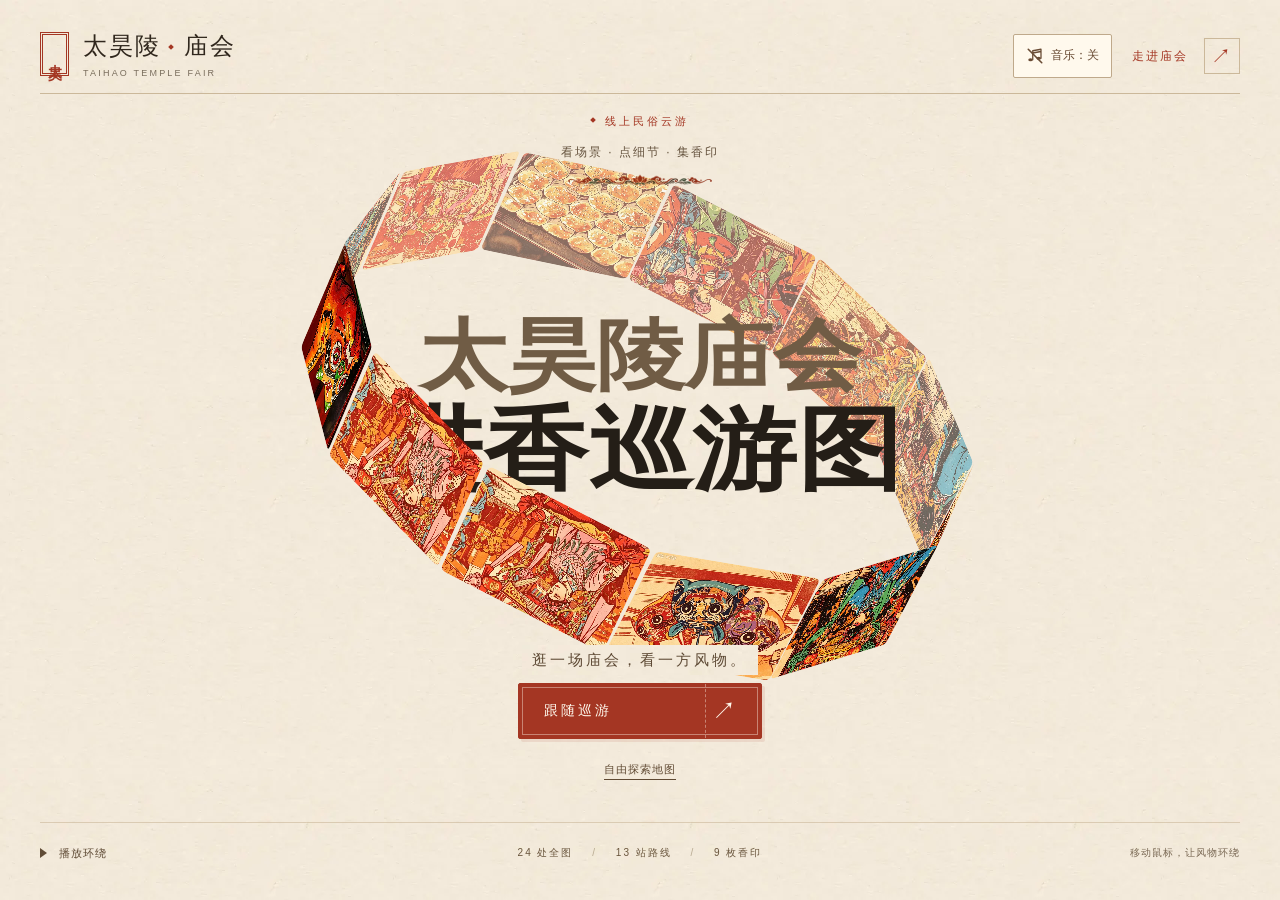
<file: index.html>
<!doctype html>
<html lang="zh-CN">
<head>
<meta charset="utf-8">
<meta name="viewport" content="width=device-width, initial-scale=1, viewport-fit=cover">
<meta name="theme-color" content="#F5EFE3">
<meta name="description" content="太昊陵庙会线上民俗云游：探索24处全图、跟随13站路线，看场景、点细节，收集9枚香印与文化发现。">
<meta property="og:title" content="太昊陵庙会 · 进香巡游图">
<meta property="og:description" content="线上民俗云游：看场景、点细节、集香印。">
<meta property="og:type" content="website">
<meta property="og:image" content="https://kerlynnhoffman997-lab.github.io/taihao-temple-fair/assets/home/optimized/home-03.jpg">
<meta property="og:image:width" content="640">
<meta property="og:image:height" content="480">
<title>太昊陵庙会 · 进香巡游图</title>
<link rel="icon" href="data:,">
<link rel="stylesheet" href="home.css?v=discovery1">
<link rel="stylesheet" href="transition.css?v=entry2">
<link rel="stylesheet" href="ui-system.css?v=ui1">
<link rel="stylesheet" href="music-controls.css?v=music1">
<link rel="preload" as="image" href="assets/home/optimized/home-03.webp" type="image/webp" fetchpriority="high">
<script src="assets/vendor/motion-mini.js" defer></script>
<script src="assets/js/motion-ui.js" defer></script>
<script src="home.js?v=discovery1" defer></script>
<script src="assets/js/home-resume.js?v=discovery1" defer></script>
<script src="assets/vendor/howler.core-2.2.4.min.js" defer></script>
<script src="assets/js/background-music.js?v=music1" defer></script>
<script>
// Navigation or viewport changes can skip native snapshots. Keep the normal
// paper-to-map reveal in control when the optional native transition aborts.
for (const type of ['pageswap','pagereveal']) {
  window.addEventListener(type, event => {
    const transition = event.viewTransition;
    if (!transition) return;
    transition.ready.catch(() => {
      transition.skipTransition();
      document.documentElement.dataset.transitionFallback = 'true';
    });
  });
}
</script>
</head>
<body>
<!-- Design: warm paper #F5EFE3, ink #241e17, cinnabar #B33B24.
Oversized two-line heading, a perspective image ring, quiet viewport labels.
Geometry adapted from Gallery Heading, Meng To / Design+Code, MIT.
See THIRD_PARTY_NOTICES.txt. The original tour is retained in tour.html. -->
<a class="skip-link" href="#enter">跳到庙会入口</a>
<header class="site-header">
<a class="wordmark" href="./" aria-label="太昊陵庙会首页"><span class="wordmark-cn">太昊陵<span class="wordmark-dot" aria-hidden="true"></span>庙会</span><span class="wordmark-en">TAIHAO TEMPLE FAIR</span></a>
<div class="home-header-actions"><button class="music-toggle" id="musicToggle" data-music-toggle type="button" aria-pressed="false" aria-label="开启背景音乐"><svg class="music-icon" viewBox="0 0 24 24" aria-hidden="true" focusable="false" fill="none" stroke="currentColor" stroke-width="1.7" stroke-linecap="round" stroke-linejoin="round"><path d="M9 17V5l11-2v12M9 8l11-2"/><ellipse cx="6" cy="17" rx="3" ry="2" fill="currentColor" stroke="none"/><ellipse cx="17" cy="15" rx="3" ry="2" fill="currentColor" stroke="none"/><path class="music-off-slash" d="m3 3 18 18"/></svg><span data-music-label>音乐：关</span></button><a class="header-link" href="tour.html?start=route">走进庙会 <span aria-hidden="true">↗</span></a></div>
</header>
<main class="hero" aria-labelledby="page-title" aria-describedby="gallery-description">
<p class="sr-only" id="gallery-description">环绕画廊展示巡游表演、民俗手作与庙会小吃插画。可用页面底部按钮控制播放，或直接进入庙会地图。</p>
<p class="sr-only" id="gallery-status" role="status">民俗插画正在载入，您也可以直接进入地图。</p>
<div class="gallery" aria-hidden="true"><canvas id="gallery-canvas"></canvas></div>
<div class="fallback-heading"><h1 id="page-title"><span>太昊陵庙会</span><strong>进香巡游图</strong></h1></div>
<div class="hero-note"><span class="live-dot" aria-hidden="true"></span>线上民俗云游</div>
<p class="hero-guide">看场景 · 点细节 · 集香印</p>
<div class="entry"><p class="entry-copy">逛一场庙会，看一方风物。</p><a class="enter-link" id="enter" href="tour.html?start=route"><span>跟随巡游</span><span class="enter-arrow" aria-hidden="true">↗</span></a><div class="entry-secondary"><a class="restart-link" id="start-fresh" href="tour.html?fresh=1">自由探索地图</a><a class="restart-link" id="start-route" href="tour.html?start=route&amp;fresh=1" hidden>从头巡游</a></div></div>
</main>
<footer class="site-footer">
<button class="motion-toggle" id="motion-toggle" type="button" aria-pressed="false" disabled><span class="motion-icon" aria-hidden="true"></span><span id="motion-label">播放环绕</span></button>
<p class="footer-features">24 处全图<span aria-hidden="true"> / </span>13 站路线<span aria-hidden="true"> / </span>9 枚香印</p>
<p class="gesture-note"><span class="desktop-hint">移动鼠标，让风物环绕</span><span class="touch-hint">轻触画面，让风物环绕</span></p>
</footer>
<noscript><style>.motion-toggle,.gesture-note{visibility:hidden}.gallery{display:none}</style></noscript>
</body>
</html>
</file>
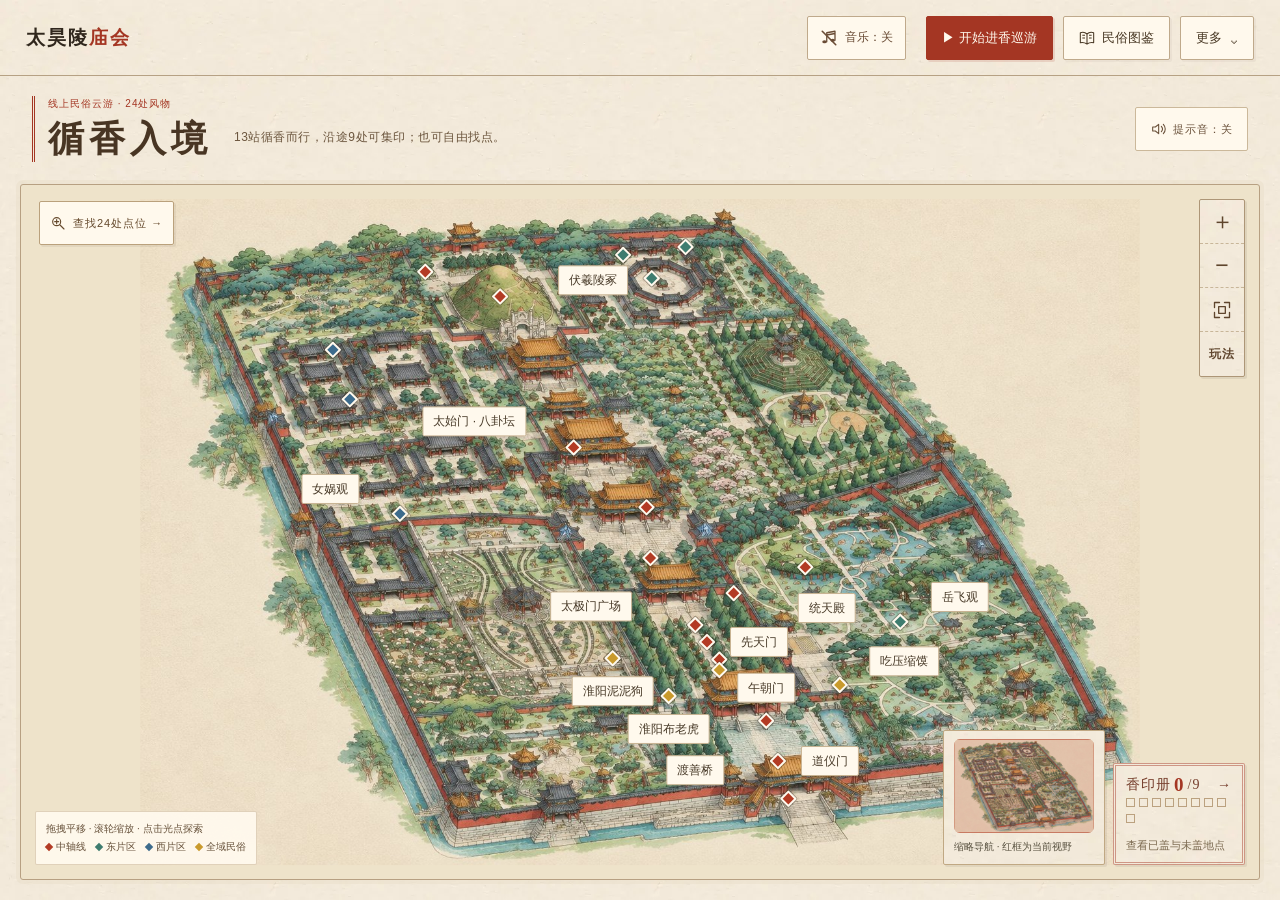
<file: tour.html>
<!DOCTYPE html>
<html lang="zh-CN">
<head>
<meta charset="UTF-8">
<meta name="viewport" content="width=device-width, initial-scale=1.0">
<meta name="description" content="太昊陵祭祖庙会交互导览：中轴线13站巡游、东西片区与全域民俗，含泥泥狗、布老虎、担经挑短视频与民俗图鉴。">
<meta name="theme-color" content="#F5EFE3">
<link rel="icon" href="data:,">
<link rel="stylesheet" href="transition.css?v=entry2">
<link rel="preload" as="image" href="assets/img/001.jpg">
<meta name="apple-mobile-web-app-capable" content="yes">
<meta property="og:title" content="太昊陵祭祖庙会 · 进香巡游图">
<meta property="og:description" content="探访太昊陵庙会，走一遍进香路。">
<meta property="og:type" content="website">
<title>太昊陵庙会 · 进香巡游图</title>
<style>
  :root{
    --ink:#1C1A17; --paper:#F5EFE3; --cin:#B33B24; --yel:#C99A2C;
    --grn:#3E7C6F; --blu:#3D6B8C; --line:rgba(28,26,23,.12);
  }
  *{margin:0;padding:0;box-sizing:border-box}
  html,body{height:100%;overflow:hidden}
  body{font-family:"PingFang SC","Microsoft YaHei",sans-serif;background:#DDD5C3;color:var(--ink)}
  .stage{position:relative;width:100%;height:100%;overflow:hidden}

  /* ============ 首页 · 地图层 ============ */
  .mapview{position:absolute;inset:0;z-index:10;background:#E7DFCB}
  .scene{position:absolute;inset:0;
    transition:transform .68s cubic-bezier(.62,.02,.32,1), opacity .68s ease;
    transform-origin:50% 50%}
  .mapview.pushing .scene{transform:scale(1.28);opacity:0}
  .zoomwrap{position:absolute;left:0;top:0;width:1536px;height:1024px;transform-origin:0 0}
  .mapimg{width:100%;height:100%;display:block;user-select:none;-webkit-user-drag:none}
  .veclayer{position:absolute;inset:0;width:100%;height:100%;pointer-events:none}
  #trail{fill:none;stroke:var(--cin);stroke-width:3.4;stroke-dasharray:9 9;opacity:.65}
  #pilgrim{fill:var(--yel);stroke:#fff;stroke-width:3}
  .hotlayer{position:absolute;inset:0}

  /* 呼吸光点：绝对定位 + 百分比坐标 + CSS 脉冲光环 */
  .hot{position:absolute;width:0;height:0;transform-origin:0 0;cursor:pointer;opacity:0}
  .hotlayer.ready .hot{opacity:1;animation:hotIn .5s backwards}
  @keyframes hotIn{from{opacity:0}to{opacity:1}}
  .hot .dot{position:absolute;left:0;top:0;width:15px;height:15px;margin:-7.5px 0 0 -7.5px;
    border-radius:50%;background:var(--c);border:2.5px solid #fff;
    box-shadow:0 2px 8px rgba(28,26,23,.35);transition:transform .2s}
  .hot .ring{position:absolute;left:0;top:0;width:18px;height:18px;margin:-9px 0 0 -9px;
    border-radius:50%;border:2px solid var(--c);animation:pulse 2.3s ease-out infinite}
  .hot .ring2{animation-delay:1.15s}
  @keyframes pulse{0%{transform:scale(.9);opacity:.6}70%{transform:scale(3.4);opacity:0}100%{transform:scale(3.4);opacity:0}}
  .hot .lab{position:absolute;left:0;top:0;white-space:nowrap;font-size:13px;font-weight:600;
    padding:6px 13px;border-radius:17px;background:rgba(255,255,255,.96);
    border:1px solid var(--line);color:var(--ink);
    box-shadow:0 4px 14px rgba(28,26,23,.14);transition:background .2s,color .2s;
    transform:translate(-50%,-50%) translate(var(--lx),var(--ly))}
  .hot:hover .dot,.hot.active .dot{transform:scale(1.28)}
  .hot:hover .lab,.hot.active .lab{background:var(--c);color:#fff;border-color:transparent}
  .hot.stamped .dot{box-shadow:0 0 0 4px rgba(179,59,36,.3)}
  .hot.hide{display:none}

  /* ============ 精简顶栏与更多工具 ============ */
  :root{--toolbar-height:76px}
  .topbar{position:absolute;top:0;left:0;right:0;height:var(--toolbar-height);z-index:52;padding:0 26px;
    background:rgba(245,239,227,.96);backdrop-filter:blur(8px);border-bottom:1px solid var(--line)}
  .row1{height:100%;display:flex;align-items:center;gap:20px}
  .brand{display:flex;align-items:center;gap:12px;min-height:44px;flex-shrink:0;color:var(--ink);text-decoration:none;
    font-family:"Songti SC","STZhongsong",serif;font-weight:600;font-size:21px;letter-spacing:2px}
  .brand em{font-style:normal;color:var(--cin)}
  .brand-back{font-family:sans-serif;font-size:20px;color:#8A4A2E;letter-spacing:0}
  .actions{margin-left:auto;display:flex;gap:10px}
  .btn{min-height:44px;font:inherit;font-size:13px;padding:9px 15px;border-radius:6px;border:1px solid rgba(28,26,23,.2);background:#fff;cursor:pointer;color:var(--ink);white-space:nowrap}
  .btn.primary{background:var(--cin);border-color:var(--cin);color:#fff}
  .btn:hover{filter:brightness(1.06)}
  .brand:focus-visible,.btn:focus-visible,.chip:focus-visible,.tool-close:focus-visible,#search:focus-visible{outline:2px solid var(--cin);outline-offset:3px}
  .more-toggle{display:flex;align-items:center;justify-content:center;gap:12px}
  .more-toggle span{font-size:18px;line-height:1;transition:transform .2s}
  .more-toggle[aria-expanded="true"] span{transform:rotate(180deg)}
  .tool-menu{position:absolute;right:24px;top:calc(100% + 10px);width:min(380px,calc(100vw - 32px));
    max-height:calc(100svh - var(--toolbar-height) - 28px);overflow:auto;overscroll-behavior:contain;padding:16px 20px 20px;
    background:var(--paper);border:1px solid #d4c6ae;border-radius:12px;box-shadow:0 16px 42px rgba(28,26,23,.2)}
  .tool-menu[hidden]{display:none}
  .tool-menu-heading,.cal-heading{display:flex;align-items:center;justify-content:space-between;gap:12px}
  .tool-menu-heading h2{font-size:15px;font-weight:600;letter-spacing:2px}
  .tool-close{display:flex;align-items:center;justify-content:center;min-width:44px;min-height:44px;padding:0;border:0;border-radius:6px;background:transparent;color:#675d4d;font:inherit;font-size:17px;cursor:pointer}
  .tool-close:hover{background:#e9dfcd}
  .tool-section{margin-top:16px}
  .tool-label{display:block;margin-bottom:9px;font-size:11px;letter-spacing:2px;color:#7a6b56}
  .tool-options{display:flex;gap:7px;flex-wrap:wrap}
  .chip{display:inline-flex;align-items:center;justify-content:center;min-height:44px;font:inherit;font-size:12px;padding:8px 12px;border-radius:6px;border:1px solid rgba(28,26,23,.18);background:#fff;cursor:pointer;color:#57503f}
  .chip.on{background:var(--ink);color:var(--paper);border-color:var(--ink)}
  .chip i{display:inline-block;width:8px;height:8px;border-radius:50%;margin-right:6px}
  .tool-utilities{padding-top:16px;border-top:1px solid var(--line);display:grid;grid-template-columns:1fr 1fr;gap:8px}
  .tool-utilities #btnCal{grid-column:1/-1;color:#8A4A2E;background:transparent}
  #search{min-height:44px;font:inherit;font-size:13px;padding:10px 12px;border-radius:6px;border:1px solid rgba(28,26,23,.2);width:100%;background:#fff}
  #sugg{position:relative;z-index:1;margin-top:6px;background:#fff;border:1px solid var(--line);border-radius:6px;display:none;max-height:200px;overflow:auto}
  #sugg div{min-height:44px;padding:11px 12px;font-size:12px;line-height:1.7;cursor:pointer;border-bottom:1px solid #f2ede2}
  #sugg div:last-child{border-bottom:0}
  #sugg div:hover{background:#FBF6EA}
  #sugg b{color:var(--cin);font-weight:600}

  /* ============ 场景状态胶囊按钮 ============ */
  .capsbar{position:absolute;top:124px;left:50%;transform:translateX(-50%);z-index:32;
    display:flex;gap:8px;align-items:center;flex-wrap:wrap;justify-content:center;pointer-events:auto}
  .cap{font-size:12px;padding:7px 16px;border-radius:20px;cursor:pointer;user-select:none;
    background:rgba(255,255,255,.95);border:1px solid var(--line);color:#57503f;
    box-shadow:0 4px 14px rgba(28,26,23,.1);transition:background .2s,color .2s,opacity .2s}
  .cap:hover{background:var(--ink);color:var(--paper)}
  .cap.on{background:var(--cin);border-color:var(--cin);color:#fff}
  .cap.flat{background:transparent;border-color:transparent;box-shadow:none;cursor:default;color:#8d8577}
  .cap.flat:hover{background:transparent;color:#8d8577}
  .cap.off{opacity:.35;cursor:not-allowed}
  .cap.off:hover{background:rgba(255,255,255,.95);color:#57503f}

  .legend{position:absolute;left:24px;bottom:24px;z-index:30;font-size:12px;color:#57503f;
    background:rgba(245,239,227,.92);border-radius:8px;padding:10px 14px;line-height:1.95}
  .legend b{color:var(--ink)} .legend i{display:inline-block;width:9px;height:9px;border-radius:50%;margin-right:5px}

  /* ============ 详情场景（推镜后进入） ============ */
  .detailview{position:absolute;inset:0;z-index:45;display:none;background:#E7DFCB}
  .dimg{position:absolute;inset:0;overflow:hidden}
  .dmedia{position:absolute;inset:0;transform:scale(.9);opacity:0;
    transition:transform .8s cubic-bezier(.2,.8,.25,1), opacity .8s ease}
  .detailview.in .dmedia{transform:none;opacity:1}
  .detailview.out .dmedia{transform:scale(1.1);opacity:0;transition:transform .45s ease, opacity .45s ease}
  .detailview.fading .dmedia{transform:scale(.94);opacity:0;transition:transform .22s ease, opacity .22s ease}
  .detailview.fading .sub{opacity:0;transition:opacity .18s ease}
  .dmedia > img{width:100%;height:100%;object-fit:cover;display:block}
  .dmedia > img.mapcrop{position:absolute;left:0;top:0;width:1536px;height:1024px;
    object-fit:fill;transform-origin:0 0}
  .dgrad{position:absolute;inset:0;pointer-events:none;
    background:linear-gradient(to top,rgba(28,26,23,.62) 0%,rgba(28,26,23,.18) 34%,rgba(28,26,23,0) 62%)}
  .dtagbig{position:absolute;right:34px;top:132px;text-align:right;color:#fff;
    font-size:34px;font-weight:700;letter-spacing:6px;text-shadow:0 4px 18px rgba(0,0,0,.5);opacity:0;
    transform:translateY(14px);transition:opacity .6s ease .3s, transform .6s cubic-bezier(.2,.8,.25,1) .3s}
  .detailview.in .dtagbig{opacity:1;transform:none}

  /* 详情图上的可点击小标注点 */
  .dsubs{position:absolute;inset:0;pointer-events:none}
  .sub{position:absolute;width:26px;height:26px;margin:-13px 0 0 -13px;border-radius:50%;
    background:rgba(255,255,255,.92);border:2px solid var(--cin);color:var(--cin);
    display:flex;align-items:center;justify-content:center;font-size:12px;font-weight:700;
    cursor:pointer;pointer-events:auto;box-shadow:0 4px 14px rgba(28,26,23,.28);
    transform:scale(0);transition:transform .35s cubic-bezier(.2,.8,.25,1) .45s, background .2s,color .2s}
  .detailview.in .sub{transform:scale(1)}
  .sub:hover,.sub.on{background:var(--cin);color:#fff}
  .sub.vid{font-size:10px}                     /* 视频标注点用播放三角代替序号 */
  .pop{position:absolute;z-index:48;max-width:250px;background:#fff;border-radius:10px;
    padding:12px 14px;box-shadow:0 14px 36px rgba(28,26,23,.28);font-size:12px;line-height:1.8;
    color:#57503f;opacity:0;transform:translateY(8px) scale(.96);pointer-events:none;
    transition:opacity .22s ease, transform .22s cubic-bezier(.2,.8,.25,1)}
  .pop.show{opacity:1;transform:none;pointer-events:auto}   /* 必须恢复交互，否则视频无法点击播放 */
  .pop b{display:block;font-size:13px;color:var(--cin);margin-bottom:4px;letter-spacing:1px}
  .pop .x{position:absolute;right:8px;top:6px;color:#bbb;cursor:pointer;font-size:13px;z-index:2}
  .pop.wide{max-width:330px}
  /* 视频：点击画面即播放 / 暂停 */
  .pop .pmedia .vbox{display:block;position:relative;width:100%;margin:8px 0 2px;border-radius:8px;
    overflow:hidden;background:#111;cursor:pointer;box-shadow:0 6px 18px rgba(28,26,23,.22)}
  .pop .pmedia video{display:block;width:100%;max-height:46vh;object-fit:contain;background:#111}
  .pop .pmedia .pimg{display:block;width:100%;max-height:44vh;object-fit:cover;border-radius:8px;
    margin:8px 0 2px;box-shadow:0 6px 18px rgba(28,26,23,.22);background:#F3E9D6}
  .pop .pmedia .vplay{position:absolute;left:50%;top:50%;width:54px;height:54px;margin:-27px 0 0 -27px;
    border-radius:50%;background:rgba(28,26,23,.45);border:2px solid rgba(255,255,255,.92);
    pointer-events:none;transition:opacity .2s ease}
  .pop .pmedia .vplay::after{content:'';position:absolute;left:20px;top:15px;
    border-left:18px solid #fff;border-top:11px solid transparent;border-bottom:11px solid transparent}
  .pop .pmedia .vbox.playing .vplay{opacity:0}

  /* 左下角详情卡片 */
  .dcard{position:absolute;left:28px;bottom:28px;width:378px;z-index:47;background:rgba(255,255,255,.97);
    border-radius:14px;padding:20px 22px 18px;box-shadow:0 18px 48px rgba(28,26,23,.3);
    opacity:0;transform:translateY(26px);
    transition:opacity .55s ease .28s, transform .55s cubic-bezier(.2,.8,.25,1) .28s}
  .detailview.in .dcard{opacity:1;transform:none}
  .detailview.out .dcard{opacity:0;transform:translateY(18px);transition:opacity .3s ease, transform .3s ease}
  .dcard .close{position:absolute;top:10px;right:14px;border:none;background:none;font-size:18px;color:#999;cursor:pointer}
  .dcard .cat{display:inline-block;font-size:11px;border-radius:4px;padding:3px 9px;margin-bottom:8px;letter-spacing:1px}
  .dcard h3{font-size:21px;margin-bottom:3px;letter-spacing:1px}
  .dcard .step{font-size:11px;color:#8d8577;margin-bottom:12px}
  .dtabs{display:flex;gap:6px;margin-bottom:12px;flex-wrap:wrap}
  .dtab{font-size:12px;padding:5px 13px;border-radius:16px;cursor:pointer;
    background:var(--paper);color:#7a7260;border:1px solid transparent}
  .dtab.on{background:var(--ink);color:var(--paper)}
  .dbody{font-size:13px;line-height:1.9;color:#57503f;max-height:190px;overflow:auto}
  .dbody img{width:100%;height:132px;object-fit:cover;border-radius:8px;margin-bottom:10px;
    border:1px solid #E3D5B8}
  .dcard .tip{margin-top:10px;font-size:12px;line-height:1.7;color:#8A4A2E;
    background:#FBF1E6;border-left:3px solid var(--cin);padding:8px 10px;border-radius:0 6px 6px 0}
  .dcard .acts{display:flex;gap:8px;margin-top:14px}
  .dcard .acts .ab{flex:1;font-size:12px;padding:9px 0;border-radius:8px;cursor:pointer;
    text-align:center;border:1px solid transparent;user-select:none}
  .dcard .acts .audio{background:var(--ink);color:var(--paper)}
  .dcard .acts .stamp{background:#fff;border-color:var(--cin);color:var(--cin)}
  .dcard .acts .stamp.done{background:var(--cin);color:#fff}
  .dcard .acts .ab.off{opacity:.45;cursor:not-allowed}
  .dcard .tags{margin-top:12px;display:flex;flex-wrap:wrap;gap:6px}
  .dcard .tags i{font-style:normal;font-size:11px;background:var(--paper);border-radius:4px;
    padding:3px 8px;color:#7a7260}

  /* ============ 会期时间轴 ============ */
  #timebar{position:absolute;left:50%;transform:translateX(-50%);bottom:24px;z-index:33;width:min(720px,70vw);
    background:rgba(28,26,23,.92);color:#F5EFE3;border-radius:12px;padding:12px 18px 16px;display:none}
  #timebar.show{display:block}
  #timebar .trow{display:flex;align-items:center;gap:14px}
  #timebar .tt{font-size:12px;letter-spacing:1px;opacity:.85}
  #timebar .day{font-size:14px;font-weight:600;color:#F0C36A;min-width:96px}
  #timebar input[type=range]{flex:1;accent-color:#C99A2C}
  #timebar .ev{font-size:11px;color:#F0C36A;min-width:110px;text-align:center}
  #timebar .marks{display:flex;justify-content:space-between;font-size:11px;color:#C9BFA8;margin-top:7px;padding:0 6px}

  /* ============ 缩略导航 / 打卡 ============ */
  #tilebar{position:absolute;right:24px;bottom:24px;z-index:30;display:flex;gap:10px;align-items:flex-end}
  .tile{background:rgba(245,239,227,.95);border-radius:10px;padding:10px 12px;font-size:11px;color:#57503f;
    box-shadow:0 8px 24px rgba(28,26,23,.14);line-height:1.8}
  .tile b{color:var(--cin);font-size:15px}
  #mini{width:176px;height:118px;border-radius:6px;display:block;background:#E7DFCB;margin-bottom:5px}
  #stampDots i{display:inline-block;width:9px;height:9px;border-radius:50%;border:1px solid #C9BFA8;margin-right:4px}
  #stampDots i.on{background:var(--cin);border-color:var(--cin)}

  /* ============ 民俗图鉴 ============ */
  #atlas{position:absolute;inset:0;z-index:55;background:rgba(28,26,23,.45);display:none;
    align-items:center;justify-content:center}
  #atlas.show{display:flex}
  #atlas .box{width:min(880px,92vw);max-height:82vh;background:var(--paper);border-radius:14px;padding:22px 26px;overflow:auto}
  #atlas h2{font-size:17px;margin-bottom:12px;letter-spacing:2px}
  #atlas .atabs{display:flex;gap:8px;margin-bottom:14px;flex-wrap:wrap}
  #atlas .grid{display:grid;grid-template-columns:repeat(auto-fill,minmax(190px,1fr));gap:10px}
  #atlas .item{background:#fff;border:1px solid var(--line);border-radius:10px;padding:12px 14px;cursor:pointer}
  #atlas .item:hover{border-color:var(--cin);box-shadow:0 6px 16px rgba(28,26,23,.1)}
  #atlas .item .k{font-size:10px;color:#fff;border-radius:4px;padding:2px 7px;display:inline-block;margin-bottom:6px}
  #atlas .item .n{font-size:14px;font-weight:600}
  #atlas .item .s{font-size:11px;color:#8d8577;margin-top:3px}

  #stampFx{position:fixed;pointer-events:none;z-index:70;font-size:56px;color:var(--cin);opacity:0;
    border:5px solid var(--cin);border-radius:14px;padding:8px 14px;font-weight:700;transform:rotate(-12deg)}

  /* ============ 校准面板 ============ */
  #calbox{position:absolute;left:24px;top:124px;width:272px;z-index:36;background:#fff;border-radius:10px;
    padding:14px 16px;box-shadow:0 10px 30px rgba(28,26,23,.16);font-size:12px;display:none}
  #calbox.show{display:block}
  #calbox select{width:100%;padding:6px;margin:8px 0;font-size:12px}
  #calbox textarea{width:100%;height:110px;font-size:11px;font-family:Consolas,monospace;margin-top:8px;
    border:1px solid #ddd;border-radius:6px;padding:6px}
  #calbox .hint{color:#8d8577;line-height:1.7}
  /* Toolbar and navigation remain available over point details. */
  .capsbar{top:calc(var(--toolbar-height) + 10px);z-index:49;max-width:calc(100vw - 32px);width:max-content;
    flex-wrap:nowrap;justify-content:flex-start;overflow-x:auto;padding:2px;scrollbar-width:thin}
  .cap{display:inline-flex;align-items:center;justify-content:center;flex-shrink:0;min-height:44px}
  #calbox{left:auto;right:24px;top:calc(var(--toolbar-height) + 12px);max-width:calc(100vw - 32px);
    max-height:calc(100svh - var(--toolbar-height) - 28px);overflow:auto;overscroll-behavior:contain;z-index:51;padding-top:8px}
  #calbox select{min-height:44px}
  #calbox textarea{min-height:110px}
  @media(max-width:680px){
    :root{--toolbar-height:112px}
    .topbar{padding:12px}
    .row1{display:grid;grid-template-columns:1fr;grid-template-rows:36px 44px;gap:8px}
    .brand{min-height:36px;font-size:20px;gap:10px;justify-self:start}
    .actions{display:grid;grid-template-columns:1.4fr 1fr .7fr;width:100%;gap:8px;margin:0}
    .actions .btn{min-width:0;padding:8px 7px;font-size:12px}
    .more-toggle{gap:6px}
    .tool-menu{right:12px;width:calc(100vw - 24px);padding:12px 16px 16px}
    .capsbar{max-width:calc(100vw - 20px);gap:6px}
    .capsbar .cap{padding:8px 12px;font-size:11px}
    .capsbar .cap.flat{display:none}
    #calbox{right:12px;max-width:calc(100vw - 24px)}
    .dtagbig{top:calc(var(--toolbar-height) + 70px);right:18px;font-size:27px;letter-spacing:3px}
    .legend{left:12px;right:12px;bottom:124px;font-size:10px;padding:7px 10px;line-height:1.8}
    #tilebar{right:12px;bottom:12px;gap:6px}
    #tilebar .tile{padding:8px;font-size:10px}
    #tilebar .tile:last-child{width:132px}
    #mini{width:104px;height:70px}
    #tilebar .tile:first-child>div{font-size:9px}
    #stampReset{display:inline-flex;align-items:center;min-height:32px}
    #timebar{left:12px;right:12px;bottom:130px;width:auto;transform:none;padding:10px 12px}
    #timebar .trow{flex-wrap:wrap;gap:8px}
    #timebar input[type=range]{min-width:100px;min-height:30px}
    #timebar .ev{min-width:0;text-align:left}
    .mapview:has(#timebar.show) .legend{display:none}
  }
  @media(max-height:520px) and (min-width:681px){
    :root{--toolbar-height:64px}
    .tool-menu{max-height:calc(100svh - 88px)}
    .legend{font-size:10px;padding:6px 10px;bottom:12px;left:16px}
    #tilebar{bottom:12px;right:16px}
    #mini{width:112px;height:74px}
  }
  @media(prefers-reduced-motion:reduce){.more-toggle span{transition:none}}

  /* Continue the homepage paper field: scene, then points, then controls. */
  body,.mapview{background:#F5EFE3}
  .map-loading .scene{opacity:0;transform:scale(1.018)}
  .map-loading .topbar,.map-loading .capsbar,.map-loading .legend,.map-loading #tilebar{opacity:0;visibility:hidden;pointer-events:none}
  .map-ready .topbar{animation:mapToolsIn .35s ease .38s both}
  .map-ready .capsbar{animation:mapToolsIn .35s ease .42s both}
  .map-ready .legend,.map-ready #tilebar{animation:mapToolsIn .35s ease .50s both}
  @keyframes mapToolsIn{from{opacity:0}to{opacity:1}}
  @media(prefers-reduced-motion:reduce){
    .scene,.hot,.topbar,.capsbar,.legend,#tilebar{animation:none!important;transition:none!important}
    .hotlayer.ready .hot{opacity:1}
  }
</style>
<link rel="stylesheet" href="map-experience.css?v=refine2">
<link rel="stylesheet" href="route-navigation.css?v=ui1">
<link rel="stylesheet" href="tour-experience.css?v=tour1">
<link rel="stylesheet" href="scene-images.css?v=scenes1">
<link rel="stylesheet" href="image-viewer.css?v=ui1">
<link rel="stylesheet" href="visitor-flow.css?v=flow1">
<link rel="stylesheet" href="interaction-refinements.css?v=ux2">
<link rel="stylesheet" href="stamp-book.css?v=ui1">
<link rel="stylesheet" href="discovery-experience.css?v=discovery1">
<link rel="stylesheet" href="reading-sheet.css?v=reference1">
<link rel="stylesheet" href="ui-system.css?v=hotspot1">
<link rel="stylesheet" href="ui-dialogs.css?v=ui1">
<link rel="stylesheet" href="scene-hotspots.css?v=hotspot1">
<link rel="stylesheet" href="music-controls.css?v=music1">
<link rel="stylesheet" href="scene-notes.css?v=reference1">
<link rel="stylesheet" href="scene-exploration.css?v=reference1">
<script>
// Navigation or viewport changes can skip native snapshots. Keep the normal
// paper-to-map reveal in control when the optional native transition aborts.
for (const type of ['pageswap','pagereveal']) {
  window.addEventListener(type, event => {
    const transition = event.viewTransition;
    if (!transition) return;
    transition.ready.catch(() => {
      transition.skipTransition();
      document.documentElement.dataset.transitionFallback = 'true';
    });
  });
}
</script>
</head>
<body class="map-loading">
<div class="stage">
<section class="map-context" aria-labelledby="map-title"><div><p class="map-eyebrow">线上民俗云游 · 24处风物</p><h1 id="map-title">循香入境</h1></div><p class="map-intro">13站循香而行，沿途9处可集印；也可自由找点。</p><button class="sound-toggle" id="soundToggle" type="button" aria-pressed="false" aria-label="开启操作提示音">提示音：关</button></section>

  <!-- ===== 首页 · 地图 ===== -->
  <div class="mapview" id="mapview" tabindex="0" role="region" aria-label="互动地图，方向键平移，加减键缩放，Home键总览">
    <div class="scene" id="scene">
      <div class="zoomwrap" id="zoomwrap">
        <img class="mapimg" id="mapimg" alt="太昊陵庙会等距全景">
        <svg class="veclayer" id="veclayer" viewBox="0 0 1536 1024" preserveAspectRatio="none">
          <defs><filter id="hblur" x="-80%" y="-80%" width="260%" height="260%">
            <feGaussianBlur stdDeviation="34"/></filter></defs>
          <g id="heat" visibility="hidden"></g>
          <path id="trail" visibility="hidden"></path>
          <circle id="pilgrim" r="11" visibility="hidden"></circle>
        </svg>
        <div class="hotlayer" id="hotlayer"></div>
      </div>
    </div>

<div class="map-controls" aria-label="地图与巡游控制"><button id="zoomIn" type="button" aria-label="放大地图">＋</button><button id="zoomOut" type="button" aria-label="缩小地图">−</button><button id="mapOverview" type="button" aria-label="查看地图总览">全</button><button id="journeyAbout" class="journey-about" type="button" aria-label="查看巡游玩法与四段故事">玩法</button></div><button type="button" class="map-caption" id="mapCaption" aria-label="查找庙会点位">查找24处点位 →</button>
    <div id="mapLoadStatus" class="map-load-status" role="status" hidden><p>地图暂未载入，仍可从图鉴选择地点。</p><button type="button" id="mapRetry">重新加载地图</button><button type="button" id="mapFallbackAtlas">打开点位图鉴</button></div>
    <div class="legend">
      <span class="map-desktop-hint">拖拽平移 · 滚轮缩放</span><span class="map-touch-hint">单指漫游 · 双指缩放</span> · 点击光点探索<br>
      <i style="background:#B33B24"></i>中轴线　<i style="background:#3E7C6F"></i>东片区　<i style="background:#3D6B8C"></i>西片区　<i style="background:#C99A2C"></i>全域民俗
    </div>

    <div id="calbox">
      <div class="cal-heading"><b>校准模式</b><button class="tool-close" id="btnCalClose" type="button" aria-label="退出校准">✕</button></div>
      <div class="hint">① 选择点位 → ② 在底图上点击正确位置 → ③ 光点即时移动，坐标追加到下方，可整段复制回代码里的 POIS。</div>
      <select id="calSel"></select>
      <textarea id="calOut" readonly></textarea>
    </div>

    <div id="tilebar">
      <div class="tile">
        <svg id="mini" role="button" tabindex="0" aria-label="缩略地图，点击移动视野" viewBox="0 0 1536 1024" preserveAspectRatio="xMidYMid meet">
          <image id="miniImg" x="0" y="0" width="1536" height="1024" preserveAspectRatio="xMidYMid meet"/>
          <rect id="miniRect" x="0" y="0" width="1536" height="1024" fill="rgba(179,59,36,.18)" stroke="#B33B24" stroke-width="6"/>
        </svg>
        <div>缩略导航 · 红框为当前视野</div>
      </div>
      <button type="button" class="tile stamp-summary" id="openStampBook" aria-label="打开香印册，查看集印进度">
        <div>香印册 <b id="stampN">0</b>/9 <span aria-hidden="true">→</span></div>
        <div id="stampDots"></div>
        <div class="stamp-save-note">查看已盖与未盖地点</div>
      </button>
    </div>

    <div id="timebar">
      <div class="trow">
        <span class="tt">会期示意</span>
        <span class="day" id="tbDay">二月初二</span>
        <input type="range" id="tbRange" min="0" max="31" value="0" aria-label="会期日期" aria-valuetext="二月初二">
        <button class="btn" id="tbPlay" type="button" aria-label="播放会期示意" aria-pressed="false">播放</button>
        <span class="ev" id="tbEv">公祭大典 · 钟鼓九响</span>
        <button type="button" class="timeline-close" id="timelineClose" aria-label="收起会期时间轴">收起</button>
      </div>
      <div class="marks"><span>二月初二</span><span>二月十五</span><span>三月初三</span></div><p class="timeline-note">会期与热度为模拟示意，非实时客流。</p>
    </div>
  </div>

  <header class="topbar" aria-label="庙会地图工具栏">
    <div class="row1">
      <a class="brand" href="./" aria-label="太昊陵庙会首页"><span class="brand-back" aria-hidden="true" hidden>←</span><span id="brandLabel">太昊陵<em>庙会</em></span></a>
      <button class="music-toggle" id="musicToggle" data-music-toggle type="button" aria-pressed="false" aria-label="开启背景音乐"><svg class="music-icon" viewBox="0 0 24 24" aria-hidden="true" focusable="false" fill="none" stroke="currentColor" stroke-width="1.7" stroke-linecap="round" stroke-linejoin="round"><path d="M9 17V5l11-2v12M9 8l11-2"/><ellipse cx="6" cy="17" rx="3" ry="2" fill="currentColor" stroke="none"/><ellipse cx="17" cy="15" rx="3" ry="2" fill="currentColor" stroke="none"/><path class="music-off-slash" d="m3 3 18 18"/></svg><span data-music-label>音乐：关</span></button>
      <div class="actions">
        <button class="btn primary" id="btnTour" type="button">▶ 开始进香巡游</button>
        <button class="btn" id="btnAtlas" type="button">民俗图鉴</button>
        <button class="btn more-toggle" id="btnMore" type="button" aria-expanded="false" aria-controls="moreTools">更多<span aria-hidden="true">⌄</span></button>
      </div>
    </div>
    <section class="tool-menu" id="moreTools" aria-label="更多地图工具" hidden>
      <div class="tool-menu-heading"><h2>地图工具</h2><button class="tool-close" id="btnMoreClose" type="button" aria-label="收起更多工具">✕</button></div>
      <div class="tool-section tool-search">
        <label class="tool-label" for="search">寻找点位</label>
        <input id="search" type="search" placeholder="搜索建筑、民俗、美食…" autocomplete="off" role="combobox" aria-autocomplete="list" aria-expanded="false" aria-controls="sugg">
        <div id="sugg" role="listbox" aria-label="点位搜索结果"></div><p id="searchStatus" class="search-status" role="status"></p><button type="button" id="searchAll" class="search-all" hidden></button>
      </div>
      <div class="tool-section">
        <p class="tool-label">浏览方式</p>
        <div class="tool-options">
          <button class="chip on" data-mode="roam" type="button">漫游</button>
          <button class="chip" data-mode="tour" type="button">进香巡游</button>
          <button class="chip" data-mode="timeline" type="button">会期时间轴</button>
        </div>
      </div>
      <div class="tool-section">
        <p class="tool-label">地图图层</p>
        <div class="tool-options">
          <button class="chip lay on" data-layer="bld" type="button"><i style="background:#B33B24"></i>建筑层</button>
          <button class="chip lay on" data-layer="folk" type="button"><i style="background:#C99A2C"></i>民俗层</button>
          <button class="chip lay" data-layer="heat" type="button"><i style="background:#D85A30"></i>人流热度示意</button>
        </div>
      </div>
<div class="tool-section music-settings"><p class="tool-label">背景音乐</p><label for="musicVolume">音乐音量 <output id="musicVolumeValue" for="musicVolume">28%</output></label><input id="musicVolume" type="range" min="0" max="100" value="28" aria-label="背景音乐音量"><button class="music-toggle music-menu-toggle" id="musicMenuToggle" data-music-toggle type="button" aria-pressed="false" aria-label="开启背景音乐"><svg class="music-icon" viewBox="0 0 24 24" aria-hidden="true" focusable="false" fill="none" stroke="currentColor" stroke-width="1.7" stroke-linecap="round" stroke-linejoin="round"><path d="M9 17V5l11-2v12M9 8l11-2"/><ellipse cx="6" cy="17" rx="3" ry="2" fill="currentColor" stroke="none"/><ellipse cx="17" cy="15" rx="3" ry="2" fill="currentColor" stroke="none"/><path class="music-off-slash" d="m3 3 18 18"/></svg><span data-music-label>音乐：关</span></button><p id="musicStatus" class="music-note" role="status" aria-live="polite">原创器乐合成，可循环播放。</p></div>
<div class="tool-section sound-settings"><p class="tool-label">声音设置</p><label for="soundVolume">音量 <output id="soundVolumeValue">28%</output></label><input id="soundVolume" type="range" min="0" max="100" value="28" aria-label="提示音与音景音量"><button class="btn" id="soundMenuToggle" type="button" aria-pressed="false">开启操作提示音</button><button class="btn" id="soundPreview" type="button" aria-pressed="false">播放合成音景</button><p class="sound-note" id="soundStatus" aria-live="polite">音景独立播放，非现场录音。</p></div>
      <div class="tool-section tool-utilities">
        <button class="btn" id="btnTrail" type="button">显示巡游路线</button>
        <button class="btn" id="routeRestart" type="button">从第一站巡游</button>
        <button class="btn" id="btnReset" type="button">复位地图</button><button class="btn" id="btnCal" type="button" aria-expanded="false" aria-controls="calbox" hidden>校准点位</button>
        <button class="btn" id="stampReset" type="button">清空盖印记录</button>
        <button class="btn" id="shareCurrent" type="button">复制当前页面链接</button>
      </div>
    </section>
  </header>
  <nav class="capsbar" id="capsbar" aria-label="地图与点位导航"></nav>

  <!-- ===== 详情场景 ===== -->
  <div class="detailview" id="detailview">
    <div class="dimg" id="dimg">
      <div class="dmedia" id="dmedia"></div>
      <div class="dsubs" id="dsubs"></div>
      <div class="dgrad"></div>
      <div class="dtagbig" id="dtagbig"></div>
      <span class="scene-credit">AI 场景插画</span>
      <button type="button" class="scene-look" id="sceneLook" aria-label="查看完整场景大图">看整图 ↗</button>
      <button type="button" class="scene-retry" id="sceneRetry" hidden>重新加载场景图</button>
    </div>

    <div class="dcard" id="dcard">
      <button class="close" id="dcardClose" type="button" aria-label="返回地图">✕</button>
      <span class="cat" id="dcardCat"></span>
      <h3 id="dcardTitle"></h3>
      <div class="step" id="dcardStep"></div><p id="pointPending" class="point-pending" role="status" hidden></p><div id="pointMedia" class="media-actions" aria-label="点位短片"></div>
      <div id="sceneNotes"></div>
      <section class="point-story" aria-label="当站看点"><p id="storyPhase" class="story-phase"></p><p id="storyLead" class="story-lead"></p><button type="button" id="storyQuestion" class="story-question"></button></section>
      <div class="dtabs" id="dcardTabs" role="tablist" aria-label="点位说明"></div>
      <div class="dbody" id="dcardBody" role="tabpanel" tabindex="0" aria-label="点位说明正文"></div>
      <div class="point-discovery"><p id="pointTakeaway"></p><button id="rememberDiscovery" type="button">记下这个发现</button></div>
      <div class="related-folk" id="relatedFolk"></div>
      <div class="acts">
        <button class="ab audio" id="dAudioBtn" type="button">▷ 试听合成音景</button>
        <button class="ab stamp" id="dStampBtn" type="button">在此进香 · 盖香印</button>
      </div>
      <div class="tags" id="dcardTags"></div>
      <div id="routeFinish" class="route-finish" hidden><p>中轴线已走完，接着逛逛庙会风物。</p><button id="routeFinishAtlas" type="button">逛民俗风物</button><button id="routeFinishMap" type="button">返回地图</button></div>
    </div>

    <div class="pop" id="pop"><button type="button" class="x" id="popX" aria-label="关闭媒体">✕</button><b></b><span class="pmedia"></span><span class="txt"></span><div class="pop-nav"></div></div>
  </div>

  <div id="atlas" role="dialog" aria-modal="true" aria-label="民俗图鉴">
    <div class="box">
      <div class="atlas-heading"><h2>民俗图鉴 · 全部点位</h2><button class="tool-close" id="atlasClose" type="button" aria-label="关闭图鉴">✕</button></div>
      <div class="atlas-search-row"><label class="sr-only" for="atlasSearch">搜索图鉴</label><input type="search" id="atlasSearch" placeholder="找一处建筑，或一种风物…" autocomplete="off"><p id="atlasCount" role="status"></p></div><div class="atabs" id="atlasTabs" aria-label="图鉴分类"></div>
      <div class="grid" id="atlasGrid"></div>
    </div>
  </div>

  <div id="stampFx">进香</div><div class="site-notice" id="siteNotice" role="status" hidden><span id="noticeText"></span><button type="button" id="noticeUndo" hidden>撤销</button></div>
  <dialog id="nearbyPicker" class="nearby-picker" aria-labelledby="nearbyTitle"><header><h2 id="nearbyTitle">选择附近地点</h2><button type="button" id="nearbyClose" aria-label="关闭附近地点">×</button></header><p>这里有几处相邻风物，选一处走近看看。</p><div id="nearbyList"></div></dialog>


</div>

<script src="assets/vendor/gsap.min.js"></script>
<script src="assets/vendor/motion-mini.js"></script><script src="assets/js/motion-ui.js"></script>
<script src="assets/vendor/embla-carousel.umd.js"></script><script src="assets/js/route-navigation.js?v=flow1"></script>
<script src="assets/vendor/howler.core-2.2.4.min.js"></script><script src="assets/js/sound.js?v=ux2"></script><script src="assets/js/background-music.js?v=music1"></script>
<script src="assets/js/scene-assets.js?v=scenes1"></script>
<script src="assets/js/scene-annotations.js?v=scenes1"></script>
<script src="assets/js/visitor-stories.js?v=discovery1"></script>
<script src="assets/js/discovery-log.js?v=discovery1"></script>
<script src="assets/js/journey-guide.js?v=discovery1"></script>
<script src="assets/js/image-viewer.js?v=discovery1"></script>
<script src="assets/js/visitor-flow.js?v=discovery1"></script>
<script src="assets/js/stamp-book.js?v=discovery1"></script>
<script src="assets/js/reading-sheet.js?v=reference1"></script>
<script src="assets/js/scene-notes.js?v=reference1"></script>
<script>
/* ================= 底图与版画插画 ================= */
const MAP_SRC = 'assets/img/001.jpg';
/* 共享图片常量：多处引用同一张图，避免 base64 重复内嵌 */
const IMG_BL = 'assets/img/002.jpg';
const IMG_BAGUA = 'assets/img/003.jpg';
const IMG_BL2 = 'assets/img/004.jpg';
const IMG_BAGUA2 = 'assets/img/003.jpg';
const IMG_LONGYUAN = 'assets/img/005.jpg';
const IMG_BL3 = 'assets/img/006.jpg';
const IMG_YAMO2 = 'assets/img/007.jpg';   /* 碑林2.jpg（万姓宗祠 / 碑林 共用） */

const ART = {
  q3: 'assets/img/008.jpg',
  q9: 'assets/img/009.jpg',
  e1: 'assets/img/010.jpg',
  e2: 'assets/img/011.jpg',
  w2: IMG_BL2,
  q2: 'assets/img/012.jpg',
  q3b: 'assets/img/013.jpg',
  q4: 'assets/img/014.jpg',
  q5a: 'assets/img/015.jpg',
  q5b: 'assets/img/016.jpg',
  q6: 'assets/img/017.jpg',
  q7: 'assets/img/018.jpg',
  q8: 'assets/img/019.jpg',
  q10: 'assets/img/020.jpg',
  q1: 'assets/img/021.jpg',
  f1: 'assets/img/022.jpg',   /* 担经挑巡游 */
  f4: 'assets/img/023.jpg',
  f2: 'assets/img/024.jpg',   /* 泥泥狗 · 布老虎 */
  f3: 'assets/img/025.jpg'    /* 压缩馍 */

  ,q1b: 'assets/img/026.jpg'
  ,w3: IMG_BL2
  ,e2b: IMG_BAGUA2
  ,longyuan: IMG_LONGYUAN
};
Object.assign(ART,window.TaihaoScenes?.assets||{});
const VIDEO_DJT = 'assets/video/001.mp4';
const VIDEO_BLH = 'assets/video/002.mp4';
const VIDEO_NNG = 'assets/video/003.mp4';
const VW = 1536, VH = 1024;
const CAT = {
  axis:{color:'#B33B24',label:'中轴线'}, east:{color:'#3E7C6F',label:'东片区'},
  west:{color:'#3D6B8C',label:'西片区'}, folk:{color:'#C99A2C',label:'全域民俗'}
};
const KIND = { q1:'建筑',q1b:'建筑',q2:'建筑',q3:'建筑',q3b:'建筑',q4:'非遗',q5a:'建筑',q5b:'建筑',q6:'建筑',q7:'建筑',q8:'建筑',
               q9:'民俗',q10:'民俗',e1:'建筑',e2:'建筑',e2b:'建筑',w1:'建筑',w2:'建筑',w3:'建筑',f1:'非遗',f2:'非遗',f3:'美食',f4:'非遗',longyuan:'建筑' };
const KC = { '建筑':'#3D6B8C','民俗':'#3E7C6F','非遗':'#B33B24','美食':'#C99A2C' };

/* 全局状态（提前声明，供下方各模块初始化时安全引用） */
let tourOn = false, touring = false, curDay = 0, lastMoved = 0;
let visitorFlow=null,lastRouteIndex=0,visitSaveTimer=0,stampBook=null,guideBook=null,discoveryLog=null,sceneNotes=null,showingRouteFinish=false,stampCompleteTimer=0;
let directImageAnnotation=false,viewerContext=null;
let routeActive=false,routeIndex=0,routeBusy=false,tourRun=0,routeSelectionToken=0,routeTimer=0,routeGoTimer=0;
let stampSet={};
try{const saved=JSON.parse(localStorage.getItem('thaihao-stamps')||'{}');if(saved&&typeof saved==='object'&&!Array.isArray(saved))stampSet=saved}catch{}

/* ================= 点位（px/py 为底图像素坐标，热点按百分比定位） ================= */
const POIS = [
  { id:'q1', cat:'axis', step:'第 1 站 · 最南端', name:'渡善桥', px:996, py:922, lx:-150, ly:-46,
    desc:'横跨蔡河，景区最南端入口。香客抵达渡善桥，整理衣冠、摒除杂念、心怀向善，才算正式开启朝祖拜祖。旧时远道步行而来的香客，正是过桥之后才开始焚香跪拜。',
    tip:'古礼制：古代皇家走中间主桥，文武官员走东西副桥；如今香客均可走中桥。', tags:['过桥净心','启拜起点'] },
  { id:'q1b', cat:'axis', step:'第 1·2 站之间', name:'道仪门', px:980, py:864, lx:-100, ly:-44,
    desc:'中轴线南端第一道门，门楣悬「儀門」匾。旧时香客朝祖，过道仪门即整衣冠、肃仪容，循门入庙开启拜祖仪程。两侧门联书“迎清风抱明月而长终，望斗牛接飞仙以遨游”。',
    tip:'', tags:['第一道门','整衣正冠','门联'] },
  { id:'q2', cat:'axis', step:'第 2 站', name:'午朝门', px:962, py:802, lx:140, ly:-64,
    desc:'外城第一道大门，正门为皇家规格的九九八十一颗大门钉。香客伸手触摸门钉，祈求家宅安宁、人丁兴旺、消灾解难。',
    tip:'旧礼制：古代普通百姓不能走正中大门，只能走东西侧门，现代全部开放。', tags:['摸门钉','八十一钉','祈福'] },
  { id:'q3', cat:'axis', step:'第 3 站', name:'玉带河 · 玉带桥', px:890, py:708, lx:130, ly:-44,
    desc:'香客走过玉带桥，向玉带河水中投掷硬币，寓意洗去俗世烦恼、祈求福运到来、敬奉人祖。玉带河象征净心之水，过此河即进入神圣祭祀区。',
    tip:'', tags:['投钱币','净心之水'] },
  { id:'q3b', cat:'axis', step:'第 3·4 站之间', name:'先天门', px:871, py:681, lx:-138, ly:-56,
    desc:'玉带桥与太极门之间的过街门楼，取伏羲画先天八卦之意。砖拱门洞古朴厚重，穿门而过即由外朝进入太极门广场，是中轴线上的重要界门。',
    tip:'', tags:['先天八卦','过街门楼','中轴线'] },
  { id:'q4', cat:'axis', step:'第 4 站', name:'太极门广场', px:853, py:655, lx:-168, ly:-30,
    desc:'国家级非遗民俗舞蹈“担经挑（担花篮）”的主要表演场地。舞者多为中老年女性，着黑衣黑纱、肩担花篮，队形变化有“剪子股”“铁索链”“蛇蜕皮”，传女不传男，歌颂伏羲女娲抟土造人、繁衍人类的功绩。',
    tip:'多在二月会期间于太极门广场、统天殿前广场表演；香客朝祖队伍举彩旗、唢呐伴奏到此祭拜。', tags:['担经挑','国家级非遗','传女不传男'] },
  { id:'q5a', cat:'axis', step:'第 5 站 · 东侧', name:'东钟楼', px:1022, py:566, lx:104, ly:-42,
    desc:'民间公祭大典时撞钟九响。九代表天之极数，以此致敬人文始祖伏羲，钟声通达天地，与西鼓楼击鼓九响相呼应，宣告祭祖大典正式开启。',
    tip:'', tags:['撞钟九响','公祭大典','东侧'] },
  { id:'q5b', cat:'axis', step:'第 5 站 · 西侧', name:'西鼓楼', px:784, py:552, lx:-118, ly:-48,
    desc:'公祭大典时击鼓九响，与东钟楼撞钟九响对应成“九九”之数，极尽尊崇。平日晨钟暮鼓按时序敲响，为香客标注一天祭拜的节律。',
    tip:'', tags:['击鼓九响','晨钟暮鼓','西侧'] },
  { id:'q6', cat:'axis', step:'第 6 站 · 祭祀核心', name:'统天殿', px:912, py:606, lx:150, ly:24,
    desc:'中轴线主大殿，整个陵区的祭祀核心。香客到此焚香，摆放糕点、水果、压缩馍等供品，跪拜伏羲，祈求国泰民安、阖家顺遂。大型官方公祭大典即在殿前月台举办。',
    tip:'', tags:['敬献香供','公祭月台','中轴核心'] },
  { id:'q7', cat:'axis', step:'第 7 站', name:'显仁殿', px:778, py:474, lx:136, ly:-48,
    desc:'殿台东北角青石台基上有一处圆孔，民间称“子孙窑”。摸石孔的旧俗寄托着子孙绵延、家庭和睦的愿望；顺逆方向与求子的讲述，属于当地民俗叙事。',
    tip:'相传伏羲女娲制定嫁娶之礼，此石亦被视为远古婚配礼俗的遗存。', tags:['摸子孙窑','生殖崇拜','求子'] },
  { id:'q8', cat:'axis', step:'第 8 站', name:'太始门 · 八卦坛', px:666, py:382, lx:-160, ly:-42,
    desc:'香客到此稍作休整，面对伏羲陵方向祷告，为家人祈求平安顺遂。八卦坛上，香客按八卦方位绕行，感悟伏羲画八卦的功德。',
    tip:'', tags:['祭拜祷告','绕八卦方位'] },
  { id:'q9', cat:'axis', step:'第 9 站', name:'伏羲陵冢', px:553, py:150, lx:150, ly:-26,
    desc:'俗称人祖坟，是朝祖叙事中的核心地点。旧俗“添坟土”：远道而来的香客从家乡带一把泥土撒在陵冢上，寓意不忘故土血脉。“绕陵转拜”的讲述，则把绕行与祷告相连。',
    tip:'此处介绍添土、绕陵的旧俗寓意。实地参观请遵循现场文物保护提示。', tags:['添坟土','绕陵三圈','还旗杆'] },
  { id:'q10', cat:'axis', step:'第 10 站 · 终点', name:'蓍草园', px:438, py:112, lx:-130, ly:-30,
    desc:'传说伏羲采蓍草推演先天八卦，古时香客采摘蓍草当作祈福灵物带回家，如今为保护古植物，不允许采摘，仅作观瞻祭拜。',
    tip:'', tags:['采撷蓍草','古占卜','伏羲画卦'] },
  { id:'e1', cat:'east', step:'东片区', name:'岳飞观', px:1168, py:650, lx:96, ly:-40,
    desc:'殿内设秦桧等人跪像。民间习俗，香客拍打跪像，抒发惩恶扬善的朴素情感，祈求祛除奸邪祸祟。',
    tip:'', tags:['拍打跪像','惩恶扬善'] },
  { id:'e2', cat:'east', step:'东片区 · 东北角', name:'独秀园', px:786, py:122, lx:124, ly:-24,
    desc:'松柏造型园艺园区，无祭祀类民俗。二月会期间大量百姓逛园游玩，观赏松柏剪扎造型，是香客祭拜之余歇脚、带孩子玩耍的场所。',
    tip:'', tags:['休闲游玩','松柏造型','无祭祀活动'] },
  { id:'e2b', cat:'east', step:'东片区 · 东北角', name:'八卦迷宫', px:742, py:86, lx:-116, ly:-30,
    desc:'园内松柏剪扎排成八卦阵形，游人在阵中穿行迷趣，是庙会热门的休闲游玩点。无祭祀类民俗。',
    tip:'', tags:['八卦阵形','穿行迷趣','休闲游玩'] },
  { id:'longyuan', cat:'east', step:'东片区 · 东北角', name:'龙园', px:838, py:74, lx:-84, ly:-26,
    desc:'园内步道盘旋如游龙，松柏环绕、绿意葱茏，寓意祥瑞。二月会期间香客祭拜之余常来此休闲游玩、拍照观景。无祭祀类民俗。',
    tip:'', tags:['休闲游玩','龙形步道','无祭祀活动'] },
  { id:'w1', cat:'west', step:'西片区', name:'女娲观', px:399, py:484, lx:-112, ly:-40,
    desc:'独立院落供奉女娲娘娘。香客焚香祭拜，祈求家庭美满、子嗣安康，是妇女祈福的重要场所。',
    tip:'', tags:['拜女娲','求子嗣','妇女祈福'] },
  { id:'w2', cat:'west', step:'西片区', name:'万姓宗祠', px:322, py:308, lx:-124, ly:-32,
    desc:'海内外游客到此查找自家姓氏来源，祭拜华夏共同人祖伏羲，感念万姓同根同源。',
    tip:'', tags:['寻根认祖','万姓同源'] },
  { id:'w3', cat:'west', step:'西片区', name:'碑林', px:296, py:232, lx:-118, ly:-40,
    desc:'淮阳为羲皇故都，文化积淀极其丰厚，是华夏文明的重要发祥地。千百年来，历代帝王亲临致祭、御制祝文多达 71 次，文人骚客赋诗抒怀、翰墨铸情者灿若繁星。碑刻包括国家领导人题词，历代帝王、文化名人、当代书法名家手迹，以及古今歌颂伏羲功德的诗词、太昊陵保存的御祭碑等珍贵碑刻共 306 方。',
    tip:'', tags:['306 方碑刻','御祭碑 71 次','书法手迹'] },
  { id:'f1', cat:'folk', step:'全域民俗 · 动线', name:'担经挑巡游队伍', px:890, py:724, lx:120, ly:-30,
    desc:'各地香客自发组织朝祖会队伍，举青龙彩旗、唢呐锣鼓开路、肩挑花篮，从渡善桥一路巡游，途经午朝门、太极门，一直走到伏羲陵。这条动线就是“进香巡游”的原型。',
    tip:'', tags:['巡游动线','举旗唢呐','全域'] },
  { id:'f2', cat:'folk', step:'全域民俗 · 集市', name:'淮阳泥泥狗', px:726, py:706, lx:-176, ly:-36,
    desc:'又称“陵狗”或“灵狗”，是淮阳泥玩具的总称，产生于河南省周口市淮阳区，流布于太昊陵以东及东北的城关回族镇和白楼乡、大连乡的十几个村庄，距今已有数千年历史。作为太昊陵庙会的重要祭祀物，通过古老的宗教祭祀与民俗活动传承至今，承载着原始先民生殖崇拜、图腾崇拜等信仰观念。题材取材以狗为主，囊括鸟、兽、虫、鱼等数百种飞禽走兽，造型古朴浑厚、虚幻神秘，有原生型、互渗型、精灵型、现代型四种，抽象变形品种有九头鸟、人头狗、人面鱼、猴头燕、独角兽、猫拉猴等。',
    tip:'制作流程：选土 → 捏塑 → 晾晒 → 煮染 → 上彩。上彩工具是高粱杆做的“杆笔”“挺笔”，先以白色画出基本轮廓（形色特征），再用红、黄、绿、粉红色，以点、线结构的图案加以彩绘。',
    tags:['陵狗·灵狗','黑底彩绘','泥塑类国家级非遗'] },
  { id:'f4', cat:'folk', step:'全域民俗 · 集市', name:'淮阳布老虎', px:812, py:764, lx:132, ly:28,
    desc:'河南淮阳太昊陵庙会上的标志性民间手工艺品，寓意驱邪纳吉、生生不息，也是庙会上的常见民间工艺。最早与虎图腾崇拜有关，后来逐渐从图腾崇拜变成祈福避灾、保佑孩童平安的吉祥物。庙会里最常见：每年农历二月二到三月三的太昊伏羲陵庙会上，布老虎是最热门的纪念品，造型多样、颜色鲜艳。',
    tip:'相传上古时期天塌地陷，人间只剩下伏羲女娲兄妹二人。为繁衍人类，他们各自去寻找配偶，遍寻第三人无果，便商定滚石为媒、合而成婚。伏羲因羞于见女娲，就扮成老虎模样以草遮面与她成婚，使华夏民族得以延续。先民们为表达对伏羲和女娲的怀念与敬仰，便制作布老虎以示纪念。',
    tags:['驱邪纳吉','生生不息','虎图腾'] },
  { id:'f3', cat:'folk', step:'全域民俗 · 小吃', name:'吃压缩馍', px:1075, py:747, lx:104, ly:-38,
    desc:'庙会特色小吃，民谣：“压缩馍，压缩馍，小孩吃了考大学”。香客祭拜完人祖，买压缩馍带回家分给家人，寓意沾人祖福气。',
    tip:'', tags:['民谣','沾福气','带回家'] }
];
const SEQ = POIS;   /* 上一站 / 下一站的序列 */

/* 详情图上的小标注点（坐标为详情画面的百分比） */
const SUBS = {
  q1:[{x:18,y:62,t:'蔡河',d:'渡善桥横跨蔡河。旧时香客多在此整衣冠、静心神，怀恶念者不宜拜人祖。'},
      {x:56,y:46,t:'桥面 · 过桥净心',d:'过桥即入陵区，心怀向善才算正式开启朝祖拜祖。'},
      {x:50,y:12,t:'桥亭',d:'古制：皇家走中桥，文武官员分走东西副桥；如今香客均可走中桥。'}],
  q1b:[{x:50,y:30,t:'「儀門」匾',d:'道仪门为中轴线南端第一道门，过门即整衣冠、肃仪容，开启拜祖仪程。'},
       {x:16,y:52,t:'门联',d:'“迎清风抱明月而长终，望斗牛接飞仙以遨游”。'},
       {x:50,y:86,t:'雪中神道',d:'门洞内神道纵深，直通午朝门。'}],
  q2:[{x:16,y:80,t:'九九八十一门钉',d:'正门皇家规格，金色门钉满布门扇；香客以手触摸，祈家宅安宁、人丁兴旺、消灾解难。'},
      {x:50,y:80,t:'中门',d:'旧时百姓只走东西侧门，中门仅供皇家与钦差出入，现已全部开放。'},
      {x:50,y:47,t:'「开天立极」匾',d:'“开天立极”颂伏羲开天辟地、立法作则之功；上悬“太昊陵”竖匾。'}],
  q3:[{x:50,y:28,t:'投币祈福',d:'走过玉带桥向河心投掷硬币，取“舍财求福、洗去烦恼”之意。'},
      {x:47,y:66,t:'净心之水',d:'玉带河为空间上的净心之界，过河即进入神圣祭祀区。'},
      {x:14,y:46,t:'石狮望柱',d:'桥栏雕石狮望柱；古制皇家走中桥，文武官员分走东西副桥。'}],
  q3b:[{x:50,y:34,t:'「先天门」匾',d:'', img:'assets/img/027.jpg'},
      {x:50,y:72,t:'门洞 · 望太极门',d:'', img:'assets/img/028.jpg'},
      {x:85,y:24,t:'过街建筑',d:'先天门为过街门楼，取伏羲画先天八卦之意，穿门即入太极门广场。'}],
  q4:[{x:50,y:41,t:'担经挑表演',d:'黑衣黑纱、肩担花篮，队形有“剪子股”“铁索链”“蛇蜕皮”，在太极门前广场表演。'},
      {x:50,y:66,t:'朝祖队伍',d:'举青龙彩旗、唢呐锣鼓开路，到此祭拜后再往统天殿。'}],
  q5a:[{x:27,y:42,t:'「钟楼」匾',d:'公祭大典撞钟九响，九为天之极数，致敬人文始祖。'},
      {x:64,y:40,t:'檐角惊鸟铃',d:'风过铃动，钟楼檐角与鼓楼遥遥相望，成“九九”之数。'},
      {x:72,y:72,t:'「伏羲臺人祖庙」铜钟',d:'庙内古钟铭“伏羲臺人祖庙”，公祭大典撞钟九响即源于此。',img:'assets/img/029.jpg'}],
  q5b:[{x:50,y:43,t:'「鼓楼」匾',d:'公祭大典击鼓九响，与东钟楼相应成“九九”之数。'},
      {x:50,y:66,t:'晨钟暮鼓',d:'平日晨钟暮鼓按时序敲响，为香客标注一天祭拜的节律。'}],
  q6:[{x:50,y:60,t:'敬献香供',d:'焚香、摆糕点水果与压缩馍为供，跪拜伏羲祈国泰民安、阖家顺遂。'},
      {x:50,y:88,t:'殿前月台',d:'大型官方公祭大典于此月台举行，钟鼓齐鸣。'}],
  q7:[{x:76,y:62,t:'子孙窑',d:'殿东北角青石台基上的圆孔，民间以摸石孔的旧俗寄托子孙绵延的愿望。'},
      {x:76,y:76,t:'顺逆之别',d:'顺时针摸祈男孩，逆时针摸祈女孩，皆求子孙绵延、家庭和睦。'},
      {x:50,y:66,t:'婚配礼俗',d:'殿内奉伏羲圣像；相传伏羲女娲制嫁娶之礼，此殿亦被视为远古婚配礼俗的遗存。'}],
  q8:[{x:50,y:30,t:'面向陵冢祷告',d:'穿过“太始门”门洞至此稍作休整，面朝伏羲陵方向为家人祈平安顺遂。'},
      {x:50,y:62,t:'八卦坛 · 绕行',d:'门洞北望八卦坛，按八卦方位绕行，感悟伏羲画八卦的功德。'}],
  q9:[{x:37,y:44,t:'添坟土',d:'旧俗：远道香客自带家乡土撒于陵上，寓不忘故土血脉。'},
      {x:60,y:58,t:'绕陵三圈',d:'沿陵冢外围步道顺时针绕行三圈，边走边祷告，是最普遍的朝拜方式。'},
      {x:76,y:32,t:'文物保护',d:'了解添土旧俗的文化含义，实地参观遵循现场文物保护提示。'},
      {x:20,y:20,t:'「耳柏」古树',d:'陵前千年古柏，树干上生有人耳状树瘤，民间称“耳柏”，传为人祖倾听子孙祈愿。',img:'assets/img/030.jpg'},
      {x:18,y:76,t:'重修陵墓碑',d:'历代重修伏羲陵墓碑刻，盘龙碑首，记述历次修陵纪事。',img:'assets/img/031.jpg'},
      {x:86,y:70,t:'陵区碑林',d:'历代祭祀碑刻林立、赑屃驮碑，是庙会千年香火的实证。',img:IMG_BL}],
  q10:[{x:20,y:60,t:'「蓍草园」碑',d:'传说伏羲采蓍草推演先天八卦，古时香客采之带回家作祈福灵物。'},
      {x:62,y:86,t:'祈福绸带 · 禁止采摘',d:'园栏系满祈福绸带；今为保护古植物不允许采摘，仅作观瞻祭拜。'}],
  e1:[{x:46,y:50,t:'秦桧跪像',d:'殿前秦桧等五人铁跪像，香客拍打以抒惩恶扬善之情。'},
      {x:72,y:56,t:'祛除奸邪',d:'民间以为拍打跪像可祛除奸邪祸祟，求得一身清正。'}],
  e2:[{x:44,y:66,t:'休闲游玩',d:'无祭祀类民俗，二月会期间百姓多在此逛园歇脚、观赏松柏剪扎造型。'},
      {x:70,y:30,t:'松柏造型园',d:'园内松柏经剪扎成各种造型，是北方少见的植物造型艺术园。'}],
  e2b:[{x:50,y:62,t:'阵中穿行',d:'柏枝排成八卦阵形，游人入阵穿行，迷趣横生。'},
       {x:50,y:22,t:'八卦阵俯瞰',d:'自高处俯瞰，松柏八卦阵形尽收眼底。',img:IMG_BAGUA}],
  w1:[{x:41,y:46,t:'祭拜女娲',d:'独立院落供奉女娲娘娘，焚香祈求家庭美满、子嗣安康。'},
      {x:62,y:58,t:'妇女祈福',d:'庙会中妇女祈福的重要场所，与显仁殿子孙窑一脉相承。'}],
  w2:[{x:50,y:38,t:'寻根认祖',d:'海内外游客到此查找自家姓氏来源，祭拜华夏共同人祖伏羲。'},
      {x:26,y:60,t:'万姓同源',d:'碑廊环列，感念万姓同根同源，是庙会“寻根”主题的核心场所。'}],
  w3:[{x:30,y:26,t:'历代帝王御祭',d:'千百年来历代帝王亲临致祭、御制祝文多达 71 次，御祭碑为太昊陵所存珍贵碑刻。'},
      {x:58,y:55,t:'御祭碑 · 赑屃驮碑',d:'历代御祭碑多以赑屃驮负，铭刻帝王祭祀人祖的祝文。',img:IMG_BL},
      {x:74,y:74,t:'306 方碑刻',d:'国家领导人题词、历代帝王与文化名人手迹、当代书法名家墨宝，及歌颂伏羲功德的诗词碑刻共 306 方。',img:IMG_BL3}],
  f1:[{x:33,y:40,t:'举旗 · 唢呐开路',d:'青龙彩旗先导，唢呐锣鼓开道，队伍从渡善桥一路巡游至伏羲陵。'},
      {x:57,y:52,t:'肩挑花篮',d:'花篮象征供奉，舞步与队形变化皆为颂扬伏羲女娲抟土造人。'},
      {x:76,y:30,t:'传女不传男',d:'国家级非遗民俗舞蹈，舞者多为中老年女性。'},
      {x:50,y:14,t:'担经挑短片',d:'', v:VIDEO_DJT}],   /* d 留空：视频下方不出现文字解说 */
  f2:[{x:30,y:38,t:'捏塑 · 造型',d:'题材以狗为主，囊括鸟兽虫鱼数百种；有原生型、互渗型、精灵型、现代型四类，造型古朴怪诞、构思奇特。'},
      {x:56,y:52,t:'黑底 · 上彩',d:'煮染成黑底，高粱杆“杆笔”先以白色勾出轮廓，再用红、黄、绿、粉红以点线结构彩绘。'},
      {x:79,y:29,t:'泥泥狗制作短片',d:'', v:VIDEO_NNG}],   /* d 留空：视频下方不出现文字解说 */
  f4:[{x:31,y:39,t:'从图腾到吉祥物',d:'最早与虎图腾崇拜有关，后演变为祈福避灾、保佑孩童平安的吉祥物，寓意驱邪纳吉、生生不息。'},
      {x:58,y:54,t:'六七道工序',d:'裁剪、造型、填充、绘画等六七道工序、几十个步骤，既考验细致程度，也极需创作功力。'},
      {x:79,y:72,t:'单头虎 · 双头虎',d:'现有单头虎、双头虎、直卧虎、侧卧虎、玩具虎、枕头虎等，形态各异、大小不一。'},
      {x:82,y:20,t:'布老虎制作短片',d:'', v:VIDEO_BLH}],   /* d 留空：视频下方不出现文字解说 */
  f3:[{x:39,y:44,t:'压缩馍',d:'庙会特色小吃，民谣：“压缩馍，压缩馍，小孩吃了考大学”。'},
      {x:62,y:58,t:'沾人祖福气',d:'祭拜完人祖买压缩馍带回家分给家人，寓意沾得福气。',img:IMG_YAMO2}],
  longyuan:[{x:50,y:46,t:'龙园俯瞰',d:'步道盘旋如游龙，松柏葱郁、绿意盎然。',img:IMG_LONGYUAN}]
};

// Detail-image popups follow the regenerated scene; supplied originals stay preserved.
for(const [id,entries] of Object.entries(SUBS))for(const item of entries)if(item.img&&ART[id]){item.img=ART[id];item.sceneImage=true}

/* 非遗页签的专属说明（无专属者回落到统一文案） */
SUBS.HERITAGE = {
  f2:'泥塑（淮阳泥泥狗）· <b>2014 年第四批</b>国家级非物质文化遗产代表性项目名录的扩展项目。以社会传承和师带徒传承为主，通过口传身授世代相传；它凸显并强化了人类深层意识中的生殖崇拜、动物崇拜、祖先崇拜等观念，为历史学和人类学研究提供了生动案例。其与淮阳太昊陵庙会祭祖古俗相互印证、融合，用以缅怀祖先、祭祀人祖繁衍人类之功，具有艺术、社会和文化价值。',
  f4:'淮阳布老虎于 <b>2015 年入选周口市市级非遗保护项目</b>。布艺造型寄托驱邪纳吉、生生不息的祝愿。制作需经裁剪、造型、填充、绘画等六七道工序、几十个步骤，既考验制作者的细致程度，也极其需要创作功力。'
};

/* ================= 视图（平移 / 缩放 / 布局） ================= */
const mapview = document.getElementById('mapview');
const scene   = document.getElementById('scene');
const wrap    = document.getElementById('zoomwrap');
const hotlayer= document.getElementById('hotlayer');
document.getElementById('mapimg').src = MAP_SRC;
document.getElementById('miniImg').setAttribute('href', MAP_SRC);

// Cache geometry and label measurements; camera frames write only transforms.
const reducedMotion=matchMedia('(prefers-reduced-motion: reduce)');
const isPhone=()=>matchMedia('(max-width:680px)').matches;
let view={x:0,y:0,k:isPhone()?1.95:1},S=1,OX=0,OY=0;
let cameraFrame=0,finishCamera=null,labelFrame=0,mapGesture=false,cameraMoving=false,labelMetricsDirty=true,lastHotScale=0;
const mapMetrics={cw:0,ch:0,fit:1},hotRecords=[];
const tourPerf={cameraFrames:0,labelLayouts:0,labelMeasures:0,decodeRequests:0,sceneChanges:0};
function measureMap(){const cw=mapview.clientWidth,ch=mapview.clientHeight;mapMetrics.cw=cw;mapMetrics.ch=ch;mapMetrics.fit=Math.min(cw/VW,ch/VH)*.96;labelMetricsDirty=true}
measureMap();
const mapFit=()=>mapMetrics.fit;
function boundCamera(){
 view.k=Math.max(.9,Math.min(4.5,view.k));const s=mapFit()*view.k,{cw,ch}=mapMetrics;
 const bx=Math.max(0,(VW*s-cw)/2),by=Math.max(0,(VH*s-ch)/2);
 view.x=Math.max(-bx-24,Math.min(bx+24,view.x));view.y=Math.max(-by-24,Math.min(by+24,view.y));
}
const labelPriority=['q1','q6','q9','q4','f2','f4','q2','q8','e1','w1','f1','f3'];
function queueLabels(){if(!labelFrame&&!cameraMoving&&!mapGesture&&state.level==='map')labelFrame=requestAnimationFrame(updateLabels)}
function updateLabels(){
 labelFrame=0;if(cameraMoving||mapGesture||state.level!=='map')return;
 tourPerf.labelLayouts++;const{cw,ch}=mapMetrics,rects=[];
 // Collect layout reads before changing any label class or style.
 const base=mapview.getBoundingClientRect();
 const reserved=[...mapview.querySelectorAll('.map-caption,.map-controls,.legend,#tilebar')].filter(e=>e.getClientRects().length&&getComputedStyle(e).visibility!=='hidden').map(e=>{const r=e.getBoundingClientRect();return{l:r.left-base.left,t:r.top-base.top,r:r.right-base.left,b:r.bottom-base.top}});
 if(labelMetricsDirty){for(const r of hotRecords){r.width=r.lab.offsetWidth||100;r.height=r.lab.offsetHeight||30}labelMetricsDirty=false;tourPerf.labelMeasures++}
 const dots=hotRecords.filter(r=>!r.el.classList.contains('hide')).map(r=>({id:r.p.id,x:OX+r.p.px*S,y:OY+r.p.py*S}));
 const max=isPhone()?(view.k>2.5?8:6):(view.k>1.6?17:13),focus=document.activeElement;
 const ranked=hotRecords.map(r=>({...r,force:r.el===focus||r.el.matches(':hover')||r.el.classList.contains('active')})).sort((a,b)=>(a.force?-100:a.priority)-(b.force?-100:b.priority));
 const placements=[];
 for(const r of ranked){
  const{p,el,width:w,height:h,force}=r,x=OX+p.px*S,y=OY+p.py*S;let found=null;
  if(!el.classList.contains('hide')&&(rects.length<max||force))for(const[dx,dy]of[[p.lx*.62,p.ly*.62],[0,-33],[0,33],[w/2+23,0],[-w/2-23,0]]){
   const box={l:x+dx-w/2,t:y+dy-h/2,r:x+dx+w/2,b:y+dy+h/2};
   if(box.l<8||box.r>cw-8||box.t<8||box.b>ch-14)continue;
   if(reserved.some(q=>box.l<q.r+5&&box.r>q.l-5&&box.t<q.b+5&&box.b>q.t-5))continue;
   if(!force&&dots.some(q=>q.id!==p.id&&q.x>box.l-10&&q.x<box.r+10&&q.y>box.t-10&&q.y<box.b+10))continue;
   if(rects.some(q=>box.l<q.r+7&&box.r>q.l-7&&box.t<q.b+7&&box.b>q.t-7))continue;
   found={dx,dy,box};break;
  }
  placements.push({el,found});if(found)rects.push(found.box);
 }
 for(const{el,found}of placements){el.classList.toggle('label-visible',!!found);if(found){el.style.setProperty('--lx',found.dx+'px');el.style.setProperty('--ly',found.dy+'px')}}
}
function layout(){
 const{cw,ch}=mapMetrics;if(!cw||!ch)return;boundCamera();S=mapFit()*view.k;OX=(cw-VW*S)/2+view.x;OY=(ch-VH*S)/2+view.y;
 wrap.style.transform=`translate3d(${OX}px,${OY}px,0) scale(${S})`;
 if(Math.abs(S-lastHotScale)>.00001){for(const r of hotRecords)r.el.style.transform=`scale(${1/S}) translate(-22px,-22px)`;lastHotScale=S}
 const mr=document.getElementById('miniRect');mr.setAttribute('x',Math.max(0,-OX/S));mr.setAttribute('y',Math.max(0,-OY/S));mr.setAttribute('width',Math.min(VW,cw/S));mr.setAttribute('height',Math.min(VH,ch/S));
 document.getElementById('zoomOut').disabled=view.k<=.901;document.getElementById('zoomIn').disabled=view.k>=4.499;
 queueLabels();
}
const apply=layout;
function toMap(cx,cy){const r=mapview.getBoundingClientRect();return[(cx-r.left-OX)/S,(cy-r.top-OY)/S]}
function targetFor(p,k){const s=mapFit()*k;return{x:(VW/2-p.px)*s,y:(VH/2-p.py)*s,k}}
function setCameraMoving(on){cameraMoving=on;mapview.classList.toggle('is-camera-moving',on);if(on){cancelAnimationFrame(labelFrame);labelFrame=0}else queueLabels()}
function cancelCamera(){cancelAnimationFrame(cameraFrame);cameraFrame=0;if(finishCamera){finishCamera(false);finishCamera=null}setCameraMoving(false)}
function moveCamera(target,duration=.38){
 cancelCamera();if(reducedMotion.matches||duration===0){Object.assign(view,target);apply();return Promise.resolve(true)}
 setCameraMoving(true);
 return new Promise(resolve=>{finishCamera=resolve;const from={...view},start=performance.now();
  function tick(now){const t=Math.min(1,(now-start)/(duration*1000)),e=1-Math.pow(1-t,3);tourPerf.cameraFrames++;
   for(const key of['x','y','k'])view[key]=from[key]+(target[key]-from[key])*e;apply();
   if(t<1)cameraFrame=requestAnimationFrame(tick);else{cameraFrame=0;finishCamera=null;setCameraMoving(false);scheduleVisitSave();resolve(true)}
  }cameraFrame=requestAnimationFrame(tick);
 });
}
function centerOn(p,k=1.7,dur=.38){return moveCamera(targetFor(p,k),dur)}

function zoomAt(factor,cx,cy){
 const r=mapview.getBoundingClientRect();cx=cx??r.left+r.width/2;cy=cy??r.top+r.height/2;
 const[u,v]=toMap(cx,cy),k=Math.max(.9,Math.min(4.5,view.k*factor)),s=mapFit()*k;
 return moveCamera({k,x:cx-r.left-(r.width-VW*s)/2-u*s,y:cy-r.top-(r.height-VH*s)/2-v*s},.22);
}
mapview.addEventListener('wheel',e=>{
 if(e.target.closest('button:not(.hot),input,#tilebar,#timebar,#calbox'))return;
 e.preventDefault();zoomAt(Math.exp(-e.deltaY*(e.deltaMode===1?22:1)*.0016),e.clientX,e.clientY);
},{passive:false});
const pointers=new Map();let gesture=null;
function seedGesture(){
 const pts=[...pointers.values()];if(!pts.length){gesture=null;return}
 if(pts.length===1)gesture={kind:'pan',x:pts[0].x,y:pts[0].y,vx:view.x,vy:view.y};
 else{const[a,b]=pts,cx=(a.x+b.x)/2,cy=(a.y+b.y)/2;gesture={kind:'pinch',distance:Math.hypot(a.x-b.x,a.y-b.y),k:view.k,anchor:toMap(cx,cy)}}
}
mapview.addEventListener('pointerdown',e=>{
 if(e.button!==0||e.target.closest('button:not(.hot),input,#tilebar,#timebar,#calbox,.legend'))return;
 cancelCamera();setCameraMoving(true);if(!pointers.size)lastMoved=0;pointers.set(e.pointerId,{x:e.clientX,y:e.clientY});
 (e.target.closest('.hot')||mapview).setPointerCapture(e.pointerId);seedGesture();
});
mapview.addEventListener('pointermove',e=>{
 if(!pointers.has(e.pointerId)||!gesture)return;pointers.set(e.pointerId,{x:e.clientX,y:e.clientY});
 if(gesture.kind==='pan'){
  const dx=e.clientX-gesture.x,dy=e.clientY-gesture.y;lastMoved=Math.max(lastMoved,Math.abs(dx)+Math.abs(dy));view.x=gesture.vx+dx;view.y=gesture.vy+dy;
 }else{
  const[a,b]=[...pointers.values()];if(!b)return;lastMoved=100;
  const r=mapview.getBoundingClientRect(),cx=(a.x+b.x)/2-r.left,cy=(a.y+b.y)/2-r.top;
  view.k=Math.max(.9,Math.min(4.5,gesture.k*Math.hypot(a.x-b.x,a.y-b.y)/Math.max(gesture.distance,1)));
  const s=mapFit()*view.k;view.x=cx-(r.width-VW*s)/2-gesture.anchor[0]*s;view.y=cy-(r.height-VH*s)/2-gesture.anchor[1]*s;
 }
 mapGesture=lastMoved>6;mapview.classList.toggle('is-dragging',mapGesture);apply();
});
function endPointer(e){scheduleVisitSave();pointers.delete(e.pointerId);seedGesture();if(!pointers.size){mapGesture=false;mapview.classList.remove('is-dragging');setCameraMoving(false)}}
for(const type of['pointerup','pointercancel','lostpointercapture'])mapview.addEventListener(type,endPointer);
document.getElementById('btnReset').onclick=async()=>{stopTour();await closeDetail();moveCamera({x:0,y:0,k:isPhone()?1.95:1})};
document.getElementById('zoomIn').onclick=()=>zoomAt(1.3);document.getElementById('zoomOut').onclick=()=>zoomAt(1/1.3);
document.getElementById('mapOverview').onclick=()=>moveCamera({x:0,y:0,k:1});
mapview.addEventListener('keydown',e=>{
 if(e.target.closest('input,textarea,select,button,[contenteditable="true"]'))return;
 const arrows={ArrowLeft:[80,0],ArrowRight:[-80,0],ArrowUp:[0,80],ArrowDown:[0,-80]};
 if(arrows[e.key]){e.preventDefault();const[dx,dy]=arrows[e.key];moveCamera({...view,x:view.x+dx,y:view.y+dy},.2)}
 else if(['+','=','-','Home'].includes(e.key)){e.preventDefault();e.key==='Home'?moveCamera({x:0,y:0,k:1}):zoomAt(e.key==='-'?1/1.25:1.25)}
});
const mini=document.getElementById('mini');
mini.addEventListener('click',e=>{const r=mini.getBoundingClientRect();centerOn({px:(e.clientX-r.left)/r.width*VW,py:(e.clientY-r.top)/r.height*VH},view.k,.4)});
mini.addEventListener('keydown',e=>{if(e.key==='Enter'||e.key===' '){e.preventDefault();moveCamera({x:0,y:0,k:1})}});

/* ================= 呼吸光点（百分比定位） ================= */
let keyboardNavigation=false;
document.addEventListener('keydown',e=>{if(e.key==='Tab')keyboardNavigation=true},true);
document.addEventListener('pointerdown',()=>{keyboardNavigation=false},true);
function revealFocusedPoint(p){
 if(!keyboardNavigation||state.level!=='map')return;
 const x=OX+p.px*S,y=OY+p.py*S,{cw,ch}=mapMetrics;
 if(x<85||x>cw-85||y<58||y>ch-75)centerOn(p,view.k,reducedMotion.matches?0:.2);
 else queueLabels();
}
function renderHotspots() {
  hotRecords.length=0;labelMetricsDirty=true;lastHotScale=0;
  hotlayer.innerHTML = POIS.map((p, i) => {
    const c = CAT[p.cat].color;
    return `<button type="button" class="hot" id="hot-${p.id}" data-id="${p.id}" data-cat="${p.cat}" aria-label="探索${p.name}"
        style="left:${(p.px / VW * 100).toFixed(3)}%;top:${(p.py / VH * 100).toFixed(3)}%;
               --c:${c};--lx:${(p.lx*0.62).toFixed(0)}px;--ly:${(p.ly*0.62).toFixed(0)}px;animation-delay:${(i * 0.008).toFixed(2)}s">
      <span class="ring"></span><span class="ring ring2"></span>
      <span class="dot"></span>
      <span class="lab" aria-hidden="true">${p.name}</span>
    </button>`;
  }).join('');
  hotlayer.querySelectorAll('.hot').forEach(el => {
    const p = POIS.find(q => q.id === el.dataset.id);
    const priority=labelPriority.indexOf(p.id);hotRecords.push({p,el,lab:el.querySelector('.lab'),width:0,height:0,priority:priority<0?99:priority});
    el.addEventListener('click',ev=>{
      ev.stopPropagation();if(ev.detail&&lastMoved>6)return;
      let chosen=p;
      if(ev.detail&&!ev.target.closest('.lab')){
        const r=mapview.getBoundingClientRect();
        chosen=POIS.filter(q=>!document.getElementById('hot-'+q.id).classList.contains('hide')).reduce((best,q)=>Math.hypot(r.left+OX+q.px*S-ev.clientX,r.top+OY+q.py*S-ev.clientY)<Math.hypot(r.left+OX+best.px*S-ev.clientX,r.top+OY+best.py*S-ev.clientY)?q:best,p);
      }
      if(ev.detail&&isPhone()&&!ev.target.closest('.lab')){
        const neighbours=POIS.filter(q=>!document.getElementById('hot-'+q.id).classList.contains('hide')&&Math.hypot((q.px-chosen.px)*S,(q.py-chosen.py)*S)<30).sort((a,b)=>Math.hypot(a.px-chosen.px,a.py-chosen.py)-Math.hypot(b.px-chosen.px,b.py-chosen.py));
        if(neighbours.length>1){openNearby(neighbours.slice(0,6),el);return}
      }
      openDetail(chosen);
    });
    el.addEventListener('focus',()=>revealFocusedPoint(p));
    for(const event of ['focus','blur','pointerenter','pointerleave'])el.addEventListener(event,()=>{queueLabels()});
  });
  layout(); syncStamps(); applyLayers();
}
/* 注意：renderHotspots() 在文件末尾统一调用（依赖下方图层/时间轴/盖印模块） */

/* ================= 图层：建筑层 / 民俗层 / 人流热度层 ================= */
const LAYERS = { bld: true, folk: true, heat: false };
const heatG = document.getElementById('heat');
const HEAT = [
  [912, 606, 190, 1.0],[853, 655, 150, .9],[962, 802, 150, .85],[996, 922, 130, .8],
  [770, 722, 130, .75],[1075, 747, 110, .7],[778, 474, 130, .8],[553, 150, 150, .85],[786, 122, 120, .5]
];
heatG.innerHTML = HEAT.map(([x, y, r, w]) =>
  `<ellipse data-w="${w}" cx="${x}" cy="${y}" rx="${r}" ry="${r * 0.62}" fill="#D85A30" filter="url(#hblur)"/>`).join('');

function applyLayers() {
  document.querySelectorAll('.hot').forEach(el => {
    const c = el.dataset.cat;
    const on = (c === 'folk') ? LAYERS.folk : LAYERS.bld;
    el.classList.toggle('hide', !on);
  });
  heatG.setAttribute('visibility', LAYERS.heat ? 'visible' : 'hidden');
  document.getElementById('trail').setAttribute('visibility',
    (tourOn ? 'visible' : 'hidden'));
  refreshHeat();
  queueLabels();
}
function refreshHeat() {
  const v = heatI(curDay);
  heatG.querySelectorAll('ellipse').forEach(el =>
    el.setAttribute('opacity', (0.08 + 0.40 * v * (+el.dataset.w)) * (LAYERS.heat ? 1 : 0)));
}
document.querySelectorAll('.chip.lay').forEach(ch => ch.addEventListener('click', () => {
  const k = ch.dataset.layer;
  LAYERS[k] = !LAYERS[k];
  ch.classList.toggle('on', LAYERS[k]);ch.setAttribute('aria-pressed',String(LAYERS[k]));
  applyLayers();
}));

/* ================= 会期时间轴（农历二月初二 — 三月初三） ================= */
function numCN(n){const A=['','初一','初二','初三','初四','初五','初六','初七','初八','初九','初十','十一','十二','十三','十四','十五','十六','十七','十八','十九','二十','廿一','廿二','廿三','廿四','廿五','廿六','廿七','廿八','廿九','三十'];return A[n]||n;}
const dayName = d => d <= 28 ? '二月' + numCN(d + 2) : '三月' + numCN(d - 28);
function heatI(d){
  let v = Math.max(0.28, 0.62 - d * 0.012);
  if (d === 0) v = 0.85;
  if (d >= 11 && d <= 15) v = Math.max(v, 1);
  if (d === 31) v = Math.max(v, 0.5);
  return v;
}
const EVENTS = { 0:'公祭大典 · 钟鼓九响', 13:'十五 · 人流最高峰', 31:'三月初三 · 收会' };
function setDay(d){
  curDay = d;
  document.getElementById('tbDay').textContent = dayName(d);
  document.getElementById('tbEv').textContent = EVENTS[d] || '· · ·';
  document.getElementById('tbRange').value = d;
  document.getElementById('tbRange').setAttribute('aria-valuetext',dayName(d)+(EVENTS[d]?'，'+EVENTS[d]:''));
  refreshHeat();
}
function resizeTimeline(){
 if(!document.getElementById('timebar').classList.contains('show'))return;
 const height=document.getElementById('timebar').offsetHeight;
 document.documentElement.style.setProperty('--timebar-space',(height+16)+'px');measureMap();layout();
}
function setTimelineVisible(show){
 document.getElementById('timebar').classList.toggle('show',show);document.body.classList.toggle('has-timeline',show);
 if(!show)stopTimeline();
 requestAnimationFrame(()=>{if(show)resizeTimeline();else{measureMap();layout()}});
}
document.getElementById('timelineClose').onclick=()=>setTimelineVisible(false);
document.getElementById('tbRange').addEventListener('input',e=>{stopTimeline();setDay(+e.target.value)});
setDay(0);
let tlPlaying=false,timelineRun=0;
function stopTimeline(){timelineRun++;tlPlaying=false;const button=document.getElementById('tbPlay');button.textContent='播放';button.setAttribute('aria-label','播放会期示意');button.setAttribute('aria-pressed','false')}
document.getElementById('tbPlay').onclick=async function(){
 if(tlPlaying){stopTimeline();return}
 const run=++timelineRun;tlPlaying=true;this.textContent='暂停';this.setAttribute('aria-label','暂停会期示意');this.setAttribute('aria-pressed','true');
 for(let d=curDay>=31?0:curDay+1;d<=31;d++){
  if(run!==timelineRun)return;setDay(d);await wait(d===13||d===31?1400:380);
 }
 if(run===timelineRun)stopTimeline();
};

/* ================= 巡游路线 ================= */
const AXIS = POIS.filter(p => p.cat === 'axis');
const axisPlaces={q1:'陵南入口',q1b:'渡善桥以北',q2:'中轴南门',q3:'玉带河',q3b:'玉带桥与太极门之间',q4:'中轴广场',q5a:'广场东侧',q5b:'广场西侧',q6:'祭祀核心',q7:'统天殿以北',q8:'八卦坛',q9:'陵冢',q10:'巡游终点'};
AXIS.forEach((p,i)=>{p.step='第 '+(i+1)+' 站 · '+axisPlaces[p.id]});
const trail = document.getElementById('trail');
trail.setAttribute('d', AXIS.map((p, i) => `${i ? 'L' : 'M'} ${p.px} ${p.py}`).join(' '));
document.getElementById('btnTrail').onclick = function(){
  tourOn = !tourOn;
  trail.setAttribute('visibility', tourOn ? 'visible' : 'hidden');
  this.textContent = tourOn ? '隐藏巡游路线' : '显示巡游路线';
};

/* ================= 详情场景：推镜进入 / 回退 ================= */
const detailview = document.getElementById('detailview');
const dmedia = document.getElementById('dmedia');
const dsubs  = document.getElementById('dsubs');
const pop    = document.getElementById('pop');
const state  = { level:'map', cur:null };

const pointImageCache=new Map();let currentFrame=null,sceneFade=null,preloadTimer=0,wantedMedia='';
function refreshDecodedPoint(src){
 if(state.level!=='detail'||!state.cur||ART[state.cur.id]!==src||wantedMedia!==src||!currentFrame?.classList.contains('mapcrop'))return;
 const entry=pointImageCache.get(src);
 if(entry?.status==='ready')fillMedia(state.cur,{crossfade:true}).then(layoutDetail);
 else if(entry?.status==='failed'){const credit=document.querySelector('.scene-credit');if(credit)credit.textContent='场景图暂未载入 · 地图局部';document.getElementById('sceneRetry').hidden=false}
}
function trimPointImages(){
 if(pointImageCache.size<=6)return;
 for(const[key,entry]of pointImageCache){if(pointImageCache.size<=6)break;if(!entry.image.isConnected&&entry.status!=='loading'&&key!==wantedMedia)pointImageCache.delete(key)}
}
async function loadPointImage(p,{warm=false,retry=false}={}){
 const src=ART[p.id];if(!src)return null;if(!warm)wantedMedia=src;
 let entry=pointImageCache.get(src);
 if(entry?.status==='failed'&&(!warm||retry||Date.now()-entry.failedAt>30000)){pointImageCache.delete(src);entry=null}
 if(!entry){
  const image=new Image();image.decoding='async';image.fetchPriority=warm?'low':'high';image.src=src;
  entry={image,status:'loading',promise:null};pointImageCache.set(src,entry);tourPerf.decodeRequests++;
  entry.promise=image.decode().then(()=>{entry.status='ready';trimPointImages();queueMicrotask(()=>{if(pointImageCache.get(src)===entry)refreshDecodedPoint(src)});return image},()=>{entry.status='failed';entry.failedAt=Date.now();trimPointImages();queueMicrotask(()=>{if(pointImageCache.get(src)===entry)refreshDecodedPoint(src)});return null});
 }else{pointImageCache.delete(src);pointImageCache.set(src,entry)}
 return Promise.race([entry.promise,wait(warm?2200:1600).then(()=>null)]);
}
function warmPointNeighbours(p){
 clearTimeout(preloadTimer);if(navigator.connection?.saveData||/2g/.test(navigator.connection?.effectiveType||''))return;
 const sequence=routeActive?AXIS:SEQ,index=sequence.indexOf(p);
 preloadTimer=setTimeout(()=>{if(document.hidden)return;for(const i of[index+1,index-1])if(sequence[i])loadPointImage(sequence[i],{warm:true})},100);
}
function finishPictureFade(){
 if(sceneFade){sceneFade.cancel?.();sceneFade=null}
 if(currentFrame){currentFrame.style.opacity='1';for(const image of [...dmedia.children])if(image!==currentFrame)image.remove()}
}
function fillMedia(p,{crossfade=false}={}){
 finishPictureFade();const previous=currentFrame,entry=pointImageCache.get(ART[p.id]);
 let image=entry?.status==='ready'?entry.image:null;
 const credit=document.querySelector('.scene-credit');if(credit)credit.textContent=image?'AI 场景插画':entry?.status==='loading'?'场景插画载入中…':'地图局部';
 const retryButton=document.getElementById('sceneRetry');retryButton.hidden=!!image||entry?.status!=='failed';retryButton.disabled=false;
 document.getElementById('sceneLook').hidden=!image;
 if(image){image.className='scene-photo';image.removeAttribute('id');image.alt=p.name}
 else{image=new Image();image.className='mapcrop';image.id='mapcrop';image.alt=p.name+' · 地图局部';image.src=MAP_SRC}
 if(previous===image){layoutDetail();return Promise.resolve()}
 previous?.removeAttribute('id');currentFrame=image;tourPerf.sceneChanges++;
 if(crossfade&&previous?.isConnected&&!reducedMotion.matches){
  image.style.opacity='0';dmedia.append(image);layoutDetail();
  try{
   const controls=window.Motion?.animate?Motion.animate(image,{opacity:[0,1]},{duration:.2,ease:'easeOut'}):image.animate([{opacity:0},{opacity:1}],{duration:200,easing:'ease-out',fill:'both'});
   sceneFade=controls;const done=controls.finished||controls;
   return Promise.resolve(done).catch(()=>{}).then(()=>{if(currentFrame===image){image.style.opacity='1';controls.cancel?.();if(sceneFade===controls)sceneFade=null;previous.remove()}});
  }catch{image.style.opacity='1';previous.remove()}
 }else{image.style.opacity='1';dmedia.replaceChildren(image);layoutDetail()}
 return Promise.resolve();
}

function layoutDetail(){
  if(!state.cur)return;
  if(currentFrame?.classList.contains('scene-photo')){
   window.TaihaoScenes?.positionAnnotations(state.cur.id,dsubs,dsubs.querySelectorAll('.sub'));
   const focused=dsubs.querySelector('.sub:focus-visible,.sub:hover');if(focused)positionSubLabel(focused,{reveal:false});
   return;
  }
  const el = document.getElementById('mapcrop'); if (!el) return;
  const box = dmedia.getBoundingClientRect(); if (!box.width) return;
  const z = Math.max(box.width/VW,box.height/VH)*1.65;
  el.style.transform =
    `translate(${box.width/2 - state.cur.px*z}px,${box.height/2 - state.cur.py*z}px) scale(${z})`;
}
document.getElementById('sceneRetry').onclick=async function(){
 const point=state.cur;if(!point)return;this.disabled=true;this.textContent='正在重新加载…';
 await loadPointImage(point,{retry:true});
 if(state.cur===point&&state.level==='detail'){await fillMedia(point,{crossfade:true});fillSubs(point);layoutDetail()}
 this.disabled=false;this.textContent='重新加载场景图';
};
/* 视频：data URI → Blob URL（懒加载；比直接塞 data URI 兼容性更好，也更省内存） */
/* 按视频源分别缓存，多个视频互不串用 */
const _vurls = new Map();
function videoUrl(src){
  if (/^https?:|^assets\/|^\.\/|^\//.test(src)) return src;   /* 拆分版：直接用相对/绝对地址 */
  if (_vurls.has(src)) return _vurls.get(src);
  const bin = atob(src.split(',')[1]);
  const arr = new Uint8Array(bin.length);
  for (let i = 0; i < bin.length; i++) arr[i] = bin.charCodeAt(i);
  const u = URL.createObjectURL(new Blob([arr], { type: 'video/mp4' }));
  _vurls.set(src, u);
  return u;
}
/* 安全播放：老版浏览器 play() 返回 undefined 而非 Promise，直接 .catch() 会抛错 */
function safePlay(v){
  try { const r = v.play(); if (r && typeof r.catch === 'function') r.catch(() => {}); }
  catch (e) {}
}
let activeSub=null,popTrigger=null;
function annotationFocus(point,index){
 const item=(SUBS[point.id]||[])[index],coordinate=window.TaihaoScenes?.annotations?.[point.id]?.[index];
 if(!item)return null;
 const x=Number(coordinate?.x??item.x),y=Number(coordinate?.y??item.y);
 return Number.isFinite(x)&&Number.isFinite(y)?{x,y,scale:2.6}:null;
}
function positionSceneCrop(){
 const crop=pop.querySelector('.scene-detail-crop'),image=crop?.querySelector('img');if(!image?.naturalWidth||!activeSub)return;
 const focus=annotationFocus(activeSub.point,activeSub.index);if(!focus)return;
 const w=crop.clientWidth,h=crop.clientHeight,ratio=Math.max(w/image.naturalWidth,h/image.naturalHeight)*focus.scale;
 const iw=image.naturalWidth*ratio,ih=image.naturalHeight*ratio;
 Object.assign(image.style,{width:iw+'px',height:ih+'px',left:Math.max(w-iw,Math.min(0,w/2-iw*focus.x/100))+'px',top:Math.max(h-ih,Math.min(0,h/2-ih*focus.y/100))+'px'});
}
function positionPop(){
 if(!pop.classList.contains('show'))return;
 const safeTop=parseFloat(getComputedStyle(document.documentElement).getPropertyValue('--toolbar-height'))+60;
 pop.style.maxHeight=Math.max(80,innerHeight-safeTop-12)+'px';
 const anchor=popTrigger?.isConnected&&popTrigger.getClientRects().length?popTrigger.getBoundingClientRect():{left:innerWidth/2,right:innerWidth/2,top:safeTop};
 const width=pop.offsetWidth,height=pop.offsetHeight;
 let x=anchor.right+12;if(x+width>innerWidth-12)x=anchor.left-width-12;
 pop.style.left=Math.max(12,Math.min(x,innerWidth-width-12))+'px';
 pop.style.top=Math.max(safeTop,Math.min(anchor.top,innerHeight-height-12))+'px';
 positionSceneCrop();
}
function openSub(p,index,trigger,{autoplay=true}={}){
 const item=(SUBS[p.id]||[])[index];if(!item)return;
 previewSceneNote(null);
 visitorFlow?.media(index);stopTimeline();
 stopTourForReading();const oldVideo=pop.querySelector('video');if(oldVideo)oldVideo.pause();
 if(item.sceneImage&&window.TaihaoImageViewer){
  hidePop(false,{history:false});
  activeSub={point:p,index};popTrigger=trigger||popTrigger;directImageAnnotation=true;viewerContext={point:p.id,note:index};
  syncSubState(index);
  TaihaoImageViewer.open({src:item.img,alt:p.name+'中的'+item.t,title:p.name+' · '+item.t,caption:item.d||window.TaihaoStories?.points[p.id]?.lead||'',closeLabel:'关闭细节，返回场景',trigger:popTrigger,focus:annotationFocus(p,index)});
  return;
 }
 activeSub={point:p,index};popTrigger=trigger||popTrigger;
 syncSubState(index);
 pop.querySelector('b').textContent=item.t;
 const text=pop.querySelector('.txt');text.textContent=item.d;text.style.display=item.d?'':'none';
 const media=pop.querySelector('.pmedia');
 if(item.v){
  media.innerHTML='<span class="vbox"><video controls playsinline preload="metadata"></video></span>';
  const video=media.querySelector('video');video.src=videoUrl(item.v);video.addEventListener('playing',()=>recordDiscovery(p.id,'video',index),{once:true});if(autoplay)safePlay(video);
 }else if(item.img){media.innerHTML=item.sceneImage?`<a class="scene-full-image" href="${item.img}" target="_blank" rel="noopener noreferrer" aria-label="放大${item.t}细节"><span class="scene-detail-crop"><img class="pimg" src="${item.img}" alt="${p.name}中的${item.t}" decoding="async"></span><span>放大这处细节 ↗</span></a>`:`<img class="pimg" src="${item.img}" alt="${item.t}" decoding="async">`}
 else media.innerHTML='';
 const entries=SUBS[p.id]||[],footer=pop.querySelector('.pop-nav');
 footer.innerHTML=`<button type="button" data-sub-step="-1" ${index===0?'disabled':''} aria-label="上一条场景注解">上一条</button><span>${index+1} / ${entries.length}</span><button type="button" data-sub-step="1" ${index===entries.length-1?'disabled':''} aria-label="下一条场景注解">下一条</button><button type="button" data-share-note>分享注解</button>`;
 pop.classList.toggle('wide',!!(item.v||item.img));pop.classList.add('show');positionPop();
 const fullImage=media.querySelector('.scene-full-image');if(fullImage)fullImage.onclick=e=>{if(e.button!==0||e.ctrlKey||e.metaKey||e.shiftKey||e.altKey)return;e.preventDefault();e.stopPropagation();openSceneImage(fullImage,true)};
 media.querySelector('img')?.addEventListener('load',positionPop,{once:true});media.querySelector('video')?.addEventListener('loadedmetadata',positionPop,{once:true});
 document.getElementById('popX').focus({preventScroll:true});
 if(!item.v)recordDiscovery(p.id,'annotation',index);
}
function syncSubState(index=null){
 dsubs.classList.toggle('has-active-note',index!==null);
 dsubs.querySelectorAll('.sub').forEach(button=>{const open=Number(button.dataset.i)===index;button.classList.toggle('on',open);button.setAttribute('aria-expanded',String(open))});
}
function previewSceneNote(index){
 const active=Number.isInteger(index);dsubs.classList.toggle('is-peeking',active);
 dsubs.querySelectorAll('.sub').forEach(button=>button.classList.toggle('is-peek',active&&Number(button.dataset.i)===index));
 sceneNotes?.highlight(active?index:null);
}
function positionSubLabel(button,{reveal=true}={}){
 const label=button.querySelector('.sub-label');if(!label)return;
 if(reveal)delete button.dataset.labelDismissed;
 const box=dsubs.getBoundingClientRect(),rect=button.getBoundingClientRect();
 const bounds={left:box.left+6,right:box.right-6,top:box.top+6,bottom:box.bottom-6};
 const picture=dmedia.querySelector('.scene-photo');
 if(picture?.naturalWidth){const scale=Math.min(box.width/picture.naturalWidth,box.height/picture.naturalHeight),w=picture.naturalWidth*scale,h=picture.naturalHeight*scale;bounds.left+=(box.width-w)/2;bounds.right-=(box.width-w)/2;bounds.top+=(box.height-h)/2;bounds.bottom-=(box.height-h)/2}
 label.style.maxWidth=Math.max(80,Math.min(224,bounds.right-bounds.left))+'px';
 const width=label.offsetWidth,height=label.offsetHeight;
 const left=Math.max(bounds.left,Math.min(rect.left+(rect.width-width)/2,bounds.right-width));
 let top=rect.top-height-2;if(top<bounds.top)top=rect.bottom+2;
 top=Math.max(bounds.top,Math.min(top,bounds.bottom-height));
 label.style.left=(left-rect.left)+'px';label.style.top=(top-rect.top)+'px';label.style.transform='none';
}
function dismissSubLabel(){
 if(pop.classList.contains('show')||atlas.classList.contains('show')||!moreTools.hidden)return false;
 const button=[...dsubs.querySelectorAll('.sub')].find(node=>getComputedStyle(node.querySelector('.sub-label')).visibility==='visible');
 if(!button)return false;button.dataset.labelDismissed='true';return true;
}
function fillSubs(p){
 previewSceneNote(null);
 const shapes={story:'<path d="M8 3v10M3 8h10"/>',image:'<rect x="2" y="2.5" width="12" height="11" rx="1"/><path d="m3 11 3-3 2.5 2 2-3 2.5 4"/><circle cx="5.2" cy="5.7" r=".8"/>',video:'<path d="m5 3 8 5-8 5z" fill="currentColor" stroke="none"/>'};
 dsubs.replaceChildren();
 for(const [index,item] of (SUBS[p.id]||[]).entries()){
  const kind=item.v?'video':item.img?'image':'story',verb=kind==='video'?'看短片':kind==='image'?'看细节图':'读故事';
  const button=document.createElement('button');button.type='button';button.className='sub sub-'+kind+(item.v?' vid':'');
  Object.assign(button.dataset,{i:String(index),x:String(item.x),y:String(item.y),kind});button.style.left=item.x+'%';button.style.top=item.y+'%';
  button.setAttribute('aria-label',verb+'：'+item.t);button.setAttribute('aria-expanded','false');if(item.sceneImage)button.setAttribute('aria-haspopup','dialog');else button.setAttribute('aria-controls','pop');
  const icon=document.createElement('span');icon.className='sub-icon';icon.setAttribute('aria-hidden','true');icon.innerHTML='<svg viewBox="0 0 16 16" fill="none" stroke="currentColor" stroke-width="1.5" stroke-linecap="round" stroke-linejoin="round">'+shapes[kind]+'</svg>';
  const label=document.createElement('span');label.className='sub-label';label.setAttribute('aria-hidden','true');label.textContent=verb+' · '+item.t;
  button.append(icon,label);button.onclick=e=>{e.stopPropagation();openSub(p,index,button)};
  button.addEventListener('pointerenter',()=>{positionSubLabel(button);previewSceneNote(index)});button.addEventListener('focus',()=>{positionSubLabel(button);previewSceneNote(index)});button.addEventListener('pointerleave',()=>{delete button.dataset.labelDismissed;previewSceneNote(null)});button.addEventListener('blur',()=>previewSceneNote(null));
  dsubs.append(button);
 }
 window.TaihaoScenes?.positionAnnotations(p.id,dsubs,dsubs.querySelectorAll('.sub'));
 syncSubState(activeSub?.point===p?activeSub.index:null);
}
function fillPointMedia(p){
 const entries=SUBS[p.id]||[],video=entries.findIndex(e=>e.v),items=[];
 if(video>=0)items.push({index:video,label:'看民俗短片'});
 const box=document.getElementById('pointMedia');box.hidden=!items.length;
 box.innerHTML=items.map(item=>`<button type="button" class="media-action" data-sub-index="${item.index}">${item.label} ↗</button>`).join('');
 box.onclick=e=>{const button=e.target.closest('button');if(!button)return;e.stopPropagation();if(button.hasAttribute('data-sub-index'))openSub(state.cur,+button.dataset.subIndex,button)};
 sceneNotes?.sync({pointId:p.id,name:p.name,notes:entries.map(item=>({title:item.t,kind:item.v?'video':item.img?'image':'story'})),hasImage:!!ART[p.id]});
}
function hidePop(restoreFocus=false,{history=true}={}){
 if(history&&pop.classList.contains('show'))visitorFlow?.closeMedia();
 const video=pop.querySelector('video');if(video)video.pause();pop.classList.remove('show');activeSub=null;
 syncSubState();
 if(restoreFocus&&popTrigger?.isConnected&&popTrigger.getClientRects().length)popTrigger.focus({preventScroll:true});
 setTimeout(()=>{if(!pop.classList.contains('show'))pop.querySelector('.pmedia').innerHTML=''},220);
}
document.getElementById('popX').onclick=()=>hidePop(true);
pop.querySelector('.pop-nav').onclick=e=>{if(e.target.closest('[data-share-note]')){copyCurrentLink();return}const button=e.target.closest('[data-sub-step]');if(button&&activeSub)openSub(activeSub.point,activeSub.index+Number(button.dataset.subStep),popTrigger)};

let cardTab = '习俗';
function storyFor(p){return window.TaihaoStories?.points[p.id]||{}}
function chapterFor(p){return window.TaihaoStories?.chapters.find(chapter=>chapter.id===storyFor(p).chapterId)}
function recordDiscovery(id,kind='story',index=null){
 if(Number.isInteger(index))sceneNotes?.markOpened(id,index);
 const fresh=discoveryLog?.record(id,{kind,index});
 if(fresh)notifyVisitor(discoveryLog.persisted?'已记下一个发现 · 可在香印册中回看':'本次云游已记下一个发现');
}
document.addEventListener('taihao:discoverychange',()=>{
 if(state.cur){document.getElementById('rememberDiscovery').textContent=discoveryLog?.has(state.cur.id)?'打开我的发现':'记下这个发现';syncReadingSheet()}
 stampBook?.refresh();guideBook?.refresh();updateRouteFinish();
});
function fillStory(p){
 const story=storyFor(p),chapter=chapterFor(p),index=AXIS.indexOf(p);
 document.getElementById('storyPhase').textContent=chapter?String(window.TaihaoStories.chapters.indexOf(chapter)+1).padStart(2,'0')+' · '+chapter.title+' · '+(index+1)+'/13站':'庙会风物 · 路旁的生活';
 document.getElementById('storyLead').textContent=story.lead||'';
 const question=document.getElementById('storyQuestion');question.textContent=story.question||'看看这处场景的细节';question.onclick=e=>{e.stopPropagation();openSub(p,story.focusIndex||0,question)};
 document.getElementById('pointTakeaway').textContent=story.takeaway||'';
 const remember=document.getElementById('rememberDiscovery');remember.textContent=discoveryLog?.has(p.id)?'打开我的发现':'记下这个发现';remember.onclick=()=>{if(!discoveryLog?.has(p.id))recordDiscovery(p.id);else stampBook?.open(remember,{view:'discoveries'})};
 const related=document.getElementById('relatedFolk');related.replaceChildren();
 const label=document.createElement('p');label.textContent=chapter?'顺着故事，看看庙会中的人和物':'继续沿进香路云游';related.append(label);
 const links=document.createElement('div');related.append(links);
 const ids=chapter?({arrival:['f1','f2'],gathering:['f1','f4'],wishes:['f2','f4'],roots:['f3','f2']}[chapter.id]||[]):[];
 for(const id of ids){const point=POIS.find(item=>item.id===id),button=document.createElement('button');button.type='button';button.textContent=point.name;button.onclick=()=>choosePoint(point);links.append(button)}
 if(!chapter){const button=document.createElement('button');button.type='button';button.textContent='回到进香路 · '+AXIS[lastRouteIndex].name;button.onclick=()=>beginRoute({startIndex:lastRouteIndex});links.append(button)}
}
function fillCard(p){
  const c = CAT[p.cat].color, cat = document.getElementById('dcardCat');
  cat.textContent = CAT[p.cat].label; cat.style.color = c; cat.style.border = '1px solid ' + c;
  document.getElementById('dcardTitle').textContent = p.name;
  document.getElementById('dcardStep').textContent = p.step;
  document.getElementById('dcardTags').innerHTML = p.tags.map(t => `<i>${t}</i>`).join('');
  const tabs = ['习俗','非遗','提示'];
  const tabBar=document.getElementById('dcardTabs');
  if(!tabBar.children.length)tabBar.innerHTML=tabs.map((t,i)=>`<button type="button" id="detail-tab-${i}" role="tab" aria-controls="dcardBody" class="dtab" data-t="${t}">${t}</button>`).join('');
  for(const tab of tabBar.children){const selected=tab.dataset.t===cardTab;tab.textContent=tab.dataset.t==='习俗'?'故事':tab.dataset.t==='提示'?'游览提示':SUBS.HERITAGE[p.id]?'非遗':'文化关联';tab.classList.toggle('on',selected);tab.setAttribute('aria-selected',String(selected));tab.tabIndex=selected?0:-1}
  document.getElementById('dcardBody').setAttribute('aria-labelledby','detail-tab-'+tabs.indexOf(cardTab));
  const story=storyFor(p),heritage=SUBS.HERITAGE[p.id];
  const body = document.getElementById('dcardBody');
  if (cardTab === '习俗')      body.innerHTML = '<span class="content-kind">民俗故事 · 旧俗叙事</span>'+p.desc;
  else if(cardTab==='非遗'){
    body.replaceChildren();const heading=document.createElement('h4');heading.className='context-title';heading.textContent=story.contextTitle||'相关文化';body.append(heading);
    const context=document.createElement('div');if(heritage)context.innerHTML=heritage;else context.textContent=story.context||'';body.append(context);
    for(const id of story.sourceIds||[]){const source=window.TaihaoStories.sources.find(item=>item.id===id&&item.pointIds.includes(p.id));if(!source)continue;const line=document.createElement('p'),link=document.createElement('a');line.className='heritage-source';link.href=source.url;link.target='_blank';link.rel='noopener noreferrer';link.textContent='资料来源：'+source.title+' ↗';line.append(link);body.append(line)}
  }
  else                         body.innerHTML = p.tip
      ? `<div class="tip">${p.tip}</div>`
      : '按现行管理规范文明进香，遵守景区文物保护规定。';
  tabBar.onclick=e=>{const tab=e.target.closest('.dtab');if(!tab)return;stopTourForReading();cardTab=tab.dataset.t;visitorFlow?.tab(cardTab);if(cardTab==='非遗')recordDiscovery(p.id);fillCard(state.cur)};
  tabBar.onkeydown=e=>{if(!['ArrowLeft','ArrowRight','Home','End'].includes(e.key))return;e.preventDefault();e.stopPropagation();stopTourForReading();let i=tabs.indexOf(cardTab);i=e.key==='Home'?0:e.key==='End'?2:(i+(e.key==='ArrowRight'?1:2))%3;cardTab=tabs[i];visitorFlow?.tab(cardTab);if(cardTab==='非遗')recordDiscovery(p.id);fillCard(state.cur);tabBar.children[i].focus()};
  fillStory(p);
  fillPointMedia(p);
  refreshStampBtn();
  syncReadingSheet();
}
document.getElementById('dcardClose').onclick = () => closeDetail();

function highlight(p) {
  document.querySelectorAll('.hot').forEach(el =>
    el.classList.toggle('active', el.dataset.id === p.id));
}
let detailToken=0,returnView=null,returnFocus=null;
async function openDetail(p,{fromTour=false}={}){
 stopTimeline();
 if(!fromTour){stopTourForReading();if(routeActive){const index=AXIS.indexOf(p);if(index>=0){routeIndex=index;routeUI.select(index,{silent:true})}else endRouteNavigation()}}
 visitorFlow?.point(p.id,routeActive);
 if(state.level==='detail')return swapDetail(p);
 setDetailPending(p);
 const token=++detailToken;if(state.level==='map'){returnView={...view};returnFocus=document.activeElement}
 state.level='opening';state.cur=p;cardTab=visitorFlow?.replaying?visitorFlow.snapshot.tab:'习俗';highlight(p);
 document.getElementById('mapCaption').textContent='走近 · '+p.name;window.TaihaoSound?.playCue('point');
 await Promise.all([loadPointImage(p),centerOn(p,Math.max(view.k,isPhone()?2.3:1.7),.32)]);
 if(token!==detailToken)return;
 const r=mapview.getBoundingClientRect(),sx=r.left+OX+p.px*S,sy=r.top+OY+p.py*S;
 scene.style.transformOrigin=`${sx-r.left}px ${sy-r.top}px`;
 fillMedia(p);fillSubs(p);fillCard(p);state.level='detail';setDetailPending(null);
 document.getElementById('dtagbig').textContent=p.name;
 detailview.classList.remove('out','fading');detailview.style.display='block';
 document.querySelector('.stage').classList.add('has-detail');mapview.inert=true;
 requestAnimationFrame(()=>requestAnimationFrame(()=>{
  if(token!==detailToken)return;detailview.classList.add('in');mapview.classList.add('pushing');layoutDetail();if(!fromTour)document.getElementById('dcardClose').focus({preventScroll:true});
 }));renderCaps();warmPointNeighbours(p);return wait(reducedMotion.matches?0:240);
}
async function swapDetail(p){
 const nextTab=visitorFlow?.replaying?visitorFlow.snapshot.tab:'习俗';
 visitorFlow?.point(p.id,routeActive);setDetailPending(p);
 const token=++detailToken;hidePop();window.TaihaoSound?.playCue('point');
 await loadPointImage(p);if(token!==detailToken)return false;
 state.level='detail';state.cur=p;cardTab=nextTab;setDetailPending(null);
 const fading=fillMedia(p,{crossfade:true});fillSubs(p);fillCard(p);highlight(p);
 document.getElementById('dtagbig').textContent=p.name;detailview.classList.remove('fading');renderCaps();
 document.getElementById('dcard').scrollTop=0;document.getElementById('dcardBody').scrollTop=0;
 warmPointNeighbours(p);await fading;return token===detailToken;
}
async function closeDetail({fromTour=false}={}){
 visitorFlow?.map();setDetailPending(null);
 sceneNotes?.close();previewSceneNote(null);
 if(!fromTour&&routeActive)endRouteNavigation();if(state.level==='map')return;
 ++detailToken;hidePop();finishPictureFade();window.TaihaoSound?.stop();
 detailview.classList.remove('in','fading');detailview.classList.add('out');mapview.classList.remove('pushing');mapview.inert=false;
 document.querySelector('.stage').classList.remove('has-detail');const token=detailToken;state.level='map';state.cur=null;highlight({id:null});renderCaps();
 document.getElementById('mapCaption').textContent='查找24处点位 →';if(returnView)moveCamera(returnView,.32);
 await wait(reducedMotion.matches?0:280);if(token!==detailToken)return;
 detailview.classList.remove('out');detailview.style.display='none';if(returnFocus?.isConnected&&returnFocus.getClientRects().length&&!returnFocus.closest('[hidden],[inert]'))returnFocus.focus({preventScroll:true});else mapview.focus({preventScroll:true});returnView=null;
}

/* ================= 场景状态胶囊按钮 ================= */
const capsbar = document.getElementById('capsbar');
function renderCaps() {
  const s = state; let h = '';
  if (s.level === 'map') {
    h += `<span class="cap on">⌂ 巡游地图</span>`;
    h += `<span class="cap flat">共 ${POIS.length} 处点位 · 点击呼吸光点走近场景</span>`;
  } else {
    if(!routeActive){const i=SEQ.indexOf(s.cur);
     h+=`<button type="button" class="cap ${i>0?'':'off'}" ${i>0?'':'disabled'} data-act="prev" aria-label="上一处场景">‹</button><span class="cap-position" aria-label="第${i+1}处，共${SEQ.length}处">${i+1} / ${SEQ.length}</span><button type="button" class="cap ${i<SEQ.length-1?'':'off'}" ${i<SEQ.length-1?'':'disabled'} data-act="next" aria-label="下一处场景">›</button>`;
    }
  }
  capsbar.innerHTML = h;updateRouteFinish();syncPrimaryNavigation();syncReadingSheet();
}
function syncPrimaryNavigation(){
 const detail=state.level!=='map',brand=document.querySelector('.brand');
 brand.href=detail?'tour.html':'./';brand.setAttribute('aria-label',detail?'返回庙会地图':'太昊陵庙会首页');
 brand.querySelector('.brand-back').hidden=!detail;
 document.getElementById('brandLabel').innerHTML=detail?'返回地图':'太昊陵<em>庙会</em>';
}
function syncReadingSheet(){
 if(!state.cur)return;
 const sequence=routeActive?AXIS:SEQ,index=sequence.indexOf(state.cur),story=storyFor(state.cur);
 window.TaihaoReadingSheet?.sync({pointId:state.cur.id,hasPrevious:index>0,hasNext:index>=0&&index<sequence.length-1,routeActive,index,total:sequence.length,chapterTitle:chapterFor(state.cur)?.title||'庙会风物',question:story.question||'',hasVideo:(SUBS[state.cur.id]||[]).some(item=>item.v),canStamp:STAMPS.includes(state.cur.id),discovered:!!discoveryLog?.has(state.cur.id),noteCount:(SUBS[state.cur.id]||[]).length});
}
document.querySelector('.brand').addEventListener('click',e=>{if(state.level!=='map'&&e.button===0&&!e.ctrlKey&&!e.metaKey&&!e.shiftKey&&!e.altKey){e.preventDefault();closeDetail()}});
capsbar.addEventListener('click', e => {
  const c = e.target.closest('.cap'); if (!c || c.classList.contains('off')) return;
  const a = c.dataset.act;
  if (a === 'home') { closeDetail(); }
  if(a==='prev'||a==='next')stopTourForReading();
  if(a==='prev'||a==='next')stepFromReading(a==='prev'?-1:1);
});
renderCaps();
window.addEventListener('keydown', e => {
  if(window.TaihaoImageViewer?.isOpen||document.getElementById('nearbyPicker').open||stampBook?.isOpen||guideBook?.isOpen)return;
  if(e.target.closest('input,textarea,select,[contenteditable="true"]'))return;
  if(e.key==='Escape'&&!pop.classList.contains('show')&&sceneNotes?.isOpen&&e.target.closest('#sceneNotes')){e.preventDefault();sceneNotes.close();document.getElementById('sceneNotesSummary')?.focus({preventScroll:true});return}
  if(e.key==='Escape'&&dismissSubLabel()){e.preventDefault();return}
  if(e.key==='Escape'){if(atlas.classList.contains('show')){closeAtlas();return}if(pop.classList.contains('show')){hidePop(true);return}if(!moreTools.hidden)return;closeDetail();}
  if(atlas.classList.contains('show')||!moreTools.hidden||pop.classList.contains('show'))return;
  if (state.level === 'detail' && (e.key === 'ArrowLeft' || e.key === 'ArrowRight')) {
    stopTourForReading();
    if(routeActive){e.preventDefault();routeUI.select(routeIndex+(e.key==='ArrowRight'?1:-1));return}
    const i = SEQ.indexOf(state.cur);
    const t = SEQ[i + (e.key === 'ArrowRight' ? 1 : -1)];
    if (t) swapDetail(t);
  }
});

/* Visitor navigation: searchable index, predictable focus and visible feedback. */
const atlas=document.getElementById('atlas'),atlasGrid=document.getElementById('atlasGrid'),atlasTabs=document.getElementById('atlasTabs'),atlasSearch=document.getElementById('atlasSearch');
let atlasTab='全部',atlasInertState=null;
const pointMatches=(p,query)=>!query||[p.name,p.step,KIND[p.id],...p.tags].join(' ').toLocaleLowerCase().includes(query.toLocaleLowerCase());
function renderAtlas(){
 const tabs=['全部','建筑','民俗','非遗','美食'],query=atlasSearch.value.trim();
 if(!atlasTabs.children.length)atlasTabs.innerHTML=tabs.map(t=>`<button type="button" class="chip" data-t="${t}"></button>`).join('');
 for(const button of atlasTabs.children){const t=button.dataset.t,n=POIS.filter(p=>(t==='全部'||KIND[p.id]===t)&&pointMatches(p,query)).length;button.textContent=t+' '+n;button.classList.toggle('on',atlasTab===t);button.setAttribute('aria-pressed',String(atlasTab===t))}
 const hits=POIS.filter(p=>(atlasTab==='全部'||KIND[p.id]===atlasTab)&&pointMatches(p,query));
 document.getElementById('atlasCount').textContent=hits.length+' 处点位';
 atlasGrid.innerHTML=hits.length?hits.map(p=>`<button type="button" class="item" data-id="${p.id}"><span class="atlas-thumb"><img src="${window.TaihaoScenes?.thumbnails?.[p.id]||ART[p.id]||MAP_SRC}" alt="" loading="lazy" decoding="async"></span><span class="k" style="background:${KC[KIND[p.id]]}">${KIND[p.id]}</span><span class="n">${p.name}</span><span class="s">${p.step}</span></button>`).join(''):'<p class="atlas-empty">没有找到相关点位，试试其他名称或切换分类。</p>';
 atlasGrid.scrollTop=0;
}
function ensurePointVisible(p){
 const layer=p.cat==='folk'?'folk':'bld';
 if(!LAYERS[layer]){LAYERS[layer]=true;const button=document.querySelector(`[data-layer="${layer}"]`);button.classList.add('on');button.setAttribute('aria-pressed','true');applyLayers()}
}
function closeAtlas({restoreFocus=true}={}){
 if(!atlas.classList.contains('show'))return;
 visitorFlow?.closeOverlay('atlas');
 atlas.classList.remove('show');
 if(atlasInertState){for(const[element,inert]of atlasInertState)element.inert=inert;atlasInertState=null}
 if(restoreFocus)document.getElementById('btnAtlas').focus({preventScroll:true});
}
function choosePoint(p){
 if(!p)return;visitorFlow?.point(p.id,routeActive&&p.cat==='axis');stopTourForReading();closeNearby({restoreFocus:false,history:false});closeMoreTools();closeAtlas({restoreFocus:false});ensurePointVisible(p);openDetail(p);
}
function openAtlas(){
 if(atlas.classList.contains('show')){atlasSearch.focus({preventScroll:true});return}
 visitorFlow?.openOverlay('atlas');stopTimeline();stopTourForReading();hidePop();closeMoreTools();renderAtlas();atlas.classList.add('show');
 atlasInertState=new Map([...document.querySelector('.stage').children].filter(e=>e!==atlas&&e instanceof HTMLElement).map(e=>[e,e.inert]));
 for(const element of atlasInertState.keys())element.inert=true;
 window.TaihaoMotion?.reveal(atlas.querySelector('.box'));atlasSearch.focus({preventScroll:true});
}
document.getElementById('btnAtlas').onclick=openAtlas;
document.getElementById('atlasClose').onclick=()=>closeAtlas();
atlas.addEventListener('click',e=>{if(e.target===atlas)closeAtlas()});
atlasTabs.addEventListener('click',e=>{const tab=e.target.closest('[data-t]');if(!tab)return;atlasTab=tab.dataset.t;renderAtlas()});
atlasSearch.addEventListener('input',renderAtlas);
atlasSearch.addEventListener('keydown',e=>{if(e.key==='Enter'&&!e.isComposing){const first=atlasGrid.querySelector('[data-id]');if(first)choosePoint(POIS.find(p=>p.id===first.dataset.id))}});
atlasGrid.addEventListener('click',e=>{const item=e.target.closest('[data-id]');if(item)choosePoint(POIS.find(p=>p.id===item.dataset.id))});

/* Close points are selected by name, rather than by a few pixels of finger position. */
const nearbyPicker=document.getElementById('nearbyPicker');let nearbyPoints=[],nearbyTrigger=null;
function openNearby(points,trigger){
 const saved=visitorFlow?.snapshot.nearby||[];
 nearbyPoints=points?.length?points:saved.length?saved.map(id=>POIS.find(p=>p.id===id)).filter(Boolean):nearbyPoints;if(!nearbyPoints.length)return;
 nearbyTrigger=trigger||nearbyTrigger;visitorFlow?.openOverlay('nearby',{ids:nearbyPoints.map(p=>p.id)});stopTimeline();closeMoreTools();
 document.getElementById('nearbyList').innerHTML=nearbyPoints.map(p=>`<button type="button" data-id="${p.id}"><strong>${p.name}</strong><span>${p.step}</span></button>`).join('');
 if(!nearbyPicker.open)nearbyPicker.showModal();
 document.getElementById('nearbyList').querySelector('button')?.focus({preventScroll:true});
}
function closeNearby({restoreFocus=true,history=true}={}){
 if(!nearbyPicker.open)return;if(history)visitorFlow?.closeOverlay('nearby');nearbyPicker.close();
 if(restoreFocus&&nearbyTrigger?.isConnected)nearbyTrigger.focus({preventScroll:true});
}
document.getElementById('nearbyClose').onclick=()=>closeNearby();
nearbyPicker.addEventListener('cancel',e=>{e.preventDefault();closeNearby()});
nearbyPicker.addEventListener('click',e=>{const target=e.target.closest('[data-id]');if(target)choosePoint(POIS.find(p=>p.id===target.dataset.id));else if(e.target===nearbyPicker)closeNearby()});
document.addEventListener('keydown',e=>{
 if(!atlas.classList.contains('show'))return;
 if(e.key==='Escape'){e.preventDefault();e.stopImmediatePropagation();closeAtlas();return}
 if(e.key!=='Tab')return;
 const nodes=[...atlas.querySelectorAll('button:not(:disabled),input,a[href],[tabindex="0"]')].filter(n=>n.getClientRects().length),first=nodes[0],last=nodes.at(-1);
 if(!first)return;
 if(e.shiftKey&&document.activeElement===first){e.preventDefault();last.focus()}
 else if(!e.shiftKey&&document.activeElement===last){e.preventDefault();first.focus()}
},true);

/* Search can be used by pointer, keyboard and input-method composition. */
const sugg=document.getElementById('sugg'),searchBox=document.getElementById('search');
let searchHits=[],searchIndex=-1;
function hideSearch(){sugg.style.display='none';document.getElementById('searchAll').hidden=true;searchBox.setAttribute('aria-expanded','false');searchBox.removeAttribute('aria-activedescendant');searchIndex=-1}
function renderSearch(){
 const query=searchBox.value.trim();
 if(!query){hideSearch();document.getElementById('searchStatus').textContent='输入名称后，可用方向键选择、回车进入。';return}
 const allMatches=POIS.filter(p=>pointMatches(p,query));searchHits=allMatches.slice(0,8);searchIndex=-1;
 sugg.innerHTML=searchHits.map((p,i)=>`<button type="button" role="option" tabindex="-1" aria-selected="false" id="search-option-${i}" data-id="${p.id}"><b>${p.name}</b><span> ${KIND[p.id]} · ${p.step}</span></button>`).join('');
 sugg.style.display=searchHits.length?'block':'none';searchBox.setAttribute('aria-expanded',String(searchHits.length>0));searchBox.removeAttribute('aria-activedescendant');
 document.getElementById('searchStatus').textContent=allMatches.length?'找到 '+allMatches.length+' 处点位'+(allMatches.length>8?'，先显示前 8 处。':'，方向键选择，回车进入。'):'没有找到相关点位，请换一个关键词。';
 const allButton=document.getElementById('searchAll');allButton.hidden=allMatches.length<=8;allButton.textContent='查看全部 '+allMatches.length+' 处 →';
}
document.getElementById('searchAll').onclick=()=>{atlasTab='全部';atlasSearch.value=searchBox.value.trim();openAtlas()};
function markSearch(index){
 if(!searchHits.length)return;searchIndex=(index+searchHits.length)%searchHits.length;
 [...sugg.children].forEach((node,i)=>{node.classList.toggle('is-active',i===searchIndex);node.setAttribute('aria-selected',String(i===searchIndex))});
 const active=sugg.children[searchIndex];searchBox.setAttribute('aria-activedescendant',active.id);active.scrollIntoView({block:'nearest'});
}
searchBox.addEventListener('input',renderSearch);
searchBox.addEventListener('keydown',e=>{
 if(e.isComposing||e.keyCode===229)return;
 if(['ArrowDown','ArrowUp'].includes(e.key)){e.preventDefault();if(searchBox.getAttribute('aria-expanded')!=='true')renderSearch();markSearch(searchIndex+(e.key==='ArrowDown'?1:-1))}
 else if(e.key==='Enter'&&searchHits.length&&searchBox.getAttribute('aria-expanded')==='true'){e.preventDefault();const point=searchHits[searchIndex<0?0:searchIndex];hideSearch();choosePoint(point)}
});
sugg.addEventListener('click',e=>{const option=e.target.closest('[data-id]');if(option)choosePoint(POIS.find(p=>p.id===option.dataset.id))});
document.getElementById('mapCaption').onclick=()=>{
 atlasTab='全部';atlasSearch.value='';openAtlas();
};
document.getElementById('mapFallbackAtlas').onclick=document.getElementById('mapCaption').onclick;

/* ================= 进香打卡 · 盖香印 ================= */
const STAMPS = ['q1','q2','q3','q4','q6','q7','q8','q9','q10'];
for(const event of['pointerdown','keydown'])document.addEventListener(event,()=>{clearTimeout(stampCompleteTimer);stampCompleteTimer=0},{passive:true});
function updateStampUI(){
  stampSet=Object.fromEntries(STAMPS.filter(id=>typeof stampSet[id]==='string').map(id=>[id,stampSet[id]]));
  document.getElementById('stampN').textContent=Object.keys(stampSet).length;document.getElementById('stampReset').disabled=!Object.keys(stampSet).length;
  document.getElementById('stampDots').innerHTML = STAMPS.map(id =>
    `<i class="${stampSet[id]?'on':''}" title="${(POIS.find(p=>p.id===id)||{}).name||''}"></i>`).join('');
  document.getElementById('openStampBook').setAttribute('aria-label','打开香印册，已集 '+Object.keys(stampSet).length+' 枚，共9枚');stampBook?.refresh();
}
function syncStamps(){
  document.querySelectorAll('.hot').forEach(el =>
    el.classList.toggle('stamped', !!stampSet[el.dataset.id]));
}
function refreshStampBtn(){
  const btn = document.getElementById('dStampBtn');
  if (!state.cur) return;
  btn.disabled=!STAMPS.includes(state.cur.id)||!!stampSet[state.cur.id];
  if (!STAMPS.includes(state.cur.id)) { btn.classList.add('off'); btn.classList.remove('done'); btn.textContent = '此站无印'; }
  else if (stampSet[state.cur.id])   { btn.classList.add('done'); btn.classList.remove('off'); btn.textContent = '已盖印 ✓'; }
  else { btn.classList.remove('off','done'); btn.textContent = '在此进香 · 盖香印'; }
}
document.getElementById('dStampBtn').addEventListener('click', () => {
  if (!state.cur || !STAMPS.includes(state.cur.id) || stampSet[state.cur.id]) return;
  stampSet[state.cur.id] = dayName(curDay);
  try{localStorage.setItem('thaihao-stamps',JSON.stringify(stampSet))}catch{}
  updateStampUI(); syncStamps(); refreshStampBtn();
  notifyVisitor('已盖 '+state.cur.name+' 香印 · '+Object.keys(stampSet).length+'/9');
  if(STAMPS.every(id=>stampSet[id])){
   const point=state.cur,revision=visitorFlow?.revision;
   stampCompleteTimer=setTimeout(()=>{stampCompleteTimer=0;const flow=visitorFlow?.snapshot;if(state.level==='detail'&&state.cur===point&&!document.hidden&&visitorFlow?.revision===revision&&!flow?.overlay&&!flow?.image&&flow?.media===null)stampBook?.open(document.getElementById('dStampBtn'))},450);
  }
  window.TaihaoSound?.playCue('stamp');
  const fx = document.getElementById('stampFx'), r = document.getElementById('dcard').getBoundingClientRect();
  fx.style.left = (r.left + 30) + 'px'; fx.style.top = (r.top + 50) + 'px';
  if (hasGsap && !reducedMotion.matches) {
    gsap.fromTo(fx, { opacity: 0, scale: 2.2 }, { opacity: .9, scale: 1, duration: .35, ease: 'power3.in' });
    gsap.to(fx, { opacity: 0, duration: .6, delay: .9 });
  } else {
    fx.style.transition = 'none'; fx.style.opacity = .9;
    setTimeout(() => { fx.style.transition = 'opacity .6s'; fx.style.opacity = 0; }, 900);
  }
});
document.getElementById('stampReset').onclick=()=>{
  const previous={...stampSet};stampSet={};try{localStorage.removeItem('thaihao-stamps')}catch{}
  updateStampUI();syncStamps();refreshStampBtn();closeMoreTools();
  notifyVisitor('已清空本机盖印记录。',()=>{stampSet=previous;try{localStorage.setItem('thaihao-stamps',JSON.stringify(stampSet))}catch{}updateStampUI();syncStamps();refreshStampBtn()});
};
updateStampUI();

/* User-activated synthesized sounds, never described as field recordings. */
const soundToggle=document.getElementById('soundToggle'),soundVolume=document.getElementById('soundVolume');
function syncSoundUI(){
 const s=window.TaihaoSound?.state,enabled=!!s?.enabled,preview=s?.active==='preview'||s?.pending==='preview';
 soundToggle.textContent=enabled?'提示音：开':'提示音：关';soundToggle.setAttribute('aria-pressed',String(enabled));soundToggle.setAttribute('aria-label',enabled?'关闭操作提示音':'开启操作提示音');
 document.getElementById('soundMenuToggle').textContent=enabled?'关闭操作提示音':'开启操作提示音';document.getElementById('soundMenuToggle').setAttribute('aria-pressed',String(enabled));
 if(s){soundVolume.value=Math.round(s.volume*100);document.getElementById('soundVolumeValue').textContent=Math.round(s.volume*100)+'%'}
 document.getElementById('soundStatus').textContent=s?.available===false?'此浏览器声音暂不可用。':preview?'合成音景正在播放，再次点击可停止。':'音景独立播放，非现场录音；提示音仅在操作时响起。';
 document.getElementById('dAudioBtn').textContent=preview?'Ⅱ 停止音景':'▷ 播放音景';
 document.getElementById('soundPreview').textContent=preview?'停止合成音景':'播放合成音景';
 for(const id of['soundPreview','dAudioBtn'])document.getElementById(id).setAttribute('aria-pressed',String(preview));
}
soundToggle.onclick=()=>{window.TaihaoSound?.toggle();window.TaihaoSound?.playCue('enter');syncSoundUI()};
document.getElementById('soundMenuToggle').onclick=soundToggle.onclick;
soundVolume.oninput=()=>{window.TaihaoSound?.setVolume(Number(soundVolume.value)/100);syncSoundUI()};
function previewSound(){const api=window.TaihaoSound;if(!api)return;if(api.state.active==='preview'||api.state.pending==='preview')api.stop();else api.preview();syncSoundUI()}
document.getElementById('soundPreview').onclick=previewSound;document.getElementById('dAudioBtn').onclick=previewSound;
document.addEventListener('taihao:soundchange',syncSoundUI);syncSoundUI();

/* ================= 动画工具（GSAP 优先，断网回退 rAF） ================= */
const hasGsap = typeof window.gsap !== 'undefined';
const wait = ms => new Promise(r => setTimeout(r, ms));

/* ================= 进香巡游（南 → 北，可滑动选站） ================= */
// Route selection stays in the detail scene. Autoplay is explicit and interruptible.
const pilgrim=document.getElementById('pilgrim');

const routeUI=TaihaoRoute.create({stops:AXIS,onSelect:index=>requestRouteSelection(index),onPlayChange:playing=>setTourPlaying(playing,true),onExit:()=>{endRouteNavigation();closeDetail({fromTour:true})}});
function setTourPlaying(value,fromUI=false){
 const on=!!value&&routeActive;
 if(touring===on){if(!fromUI&&routeUI.playing!==on)routeUI.setPlaying(on);return}
 touring=on;tourRun++;clearTimeout(routeTimer);
 if(!fromUI)routeUI.setPlaying(on);
 renderCaps();if(on&&!routeBusy)scheduleRouteAdvance();
}
function stopTour(){setTourPlaying(false)}
function scheduleRouteAdvance(){
 clearTimeout(routeTimer);if(!routeActive||!touring||routeBusy)return;
 const epoch=tourRun,point=AXIS[routeIndex],duration=Math.max(6500,Math.min(12000,(point.desc?.length||0)*38+1200));
 routeTimer=setTimeout(()=>{
  if(epoch!==tourRun||!routeActive||!touring)return;
  if(routeIndex>=AXIS.length-1){setTourPlaying(false);notifyVisitor('已到巡游终点，可继续停留浏览。');return}
  goRoute(routeIndex+1);
 },duration);
}
async function goRoute(index){
 if(!routeActive)return;
 const token=++routeSelectionToken;routeIndex=Math.max(0,Math.min(AXIS.length-1,index));lastRouteIndex=routeIndex;visitorFlow?.point(AXIS[routeIndex].id,true);routeBusy=true;routeUI.setBusy(true);routeUI.select(routeIndex,{silent:true});
 const p=AXIS[routeIndex];ensurePointVisible(p);closeMoreTools();
 pilgrim.setAttribute('cx',p.px);pilgrim.setAttribute('cy',p.py);pilgrim.setAttribute('visibility','visible');
 await openDetail(p,{fromTour:true});
 if(token!==routeSelectionToken||!routeActive)return;
 routeBusy=false;routeUI.setBusy(false);warmPointNeighbours(p);if(touring)scheduleRouteAdvance();
}
function requestRouteSelection(index){
 if(!routeActive)return;setTourPlaying(false);clearTimeout(routeGoTimer);clearTimeout(routeTimer);
 routeSelectionToken++;detailToken++;cancelCamera();finishPictureFade();routeIndex=index;lastRouteIndex=index;visitorFlow?.point(AXIS[index].id,true);routeBusy=true;routeUI.setBusy(true);setDetailPending(AXIS[index]);
 // Commit the final snap rather than rebuilding a scene for every intermediate drag position.
 routeGoTimer=setTimeout(()=>goRoute(index),80);
}
function endRouteNavigation(){
 if(!routeActive)return;setTourPlaying(false);routeActive=false;routeSelectionToken++;clearTimeout(routeGoTimer);clearTimeout(routeTimer);routeBusy=false;
 routeUI.setBusy(false);routeUI.hide();document.body.classList.remove('route-active');pilgrim.setAttribute('visibility','hidden');
 syncRouteStartLabel();
 for(const button of document.querySelectorAll('[data-mode]')){const selected=button.dataset.mode==='roam';button.classList.toggle('on',selected);button.setAttribute('aria-pressed',String(selected))}
 renderCaps();
}
function beginRoute({restart=false,startIndex=null}={}){
 if(routeActive&&!restart&&startIndex===null){endRouteNavigation();closeDetail({fromTour:true});return}
 setTourPlaying(false);clearTimeout(routeGoTimer);
 stopTimeline();setTimelineVisible(false);routeActive=true;tourOn=true;
 document.body.classList.add('route-active');document.getElementById('btnTour').textContent='结束巡游';
 document.getElementById('btnTrail').textContent='隐藏巡游路线';trail.setAttribute('visibility','visible');
 for(const button of document.querySelectorAll('[data-mode]')){const selected=button.dataset.mode==='tour';button.classList.toggle('on',selected);button.setAttribute('aria-pressed',String(selected))}
 const currentIndex=AXIS.indexOf(state.cur);routeIndex=startIndex!==null?startIndex:restart?0:currentIndex>=0?currentIndex:lastRouteIndex;routeIndex=Math.max(0,Math.min(AXIS.length-1,routeIndex));routeUI.show(routeIndex);return goRoute(routeIndex);
}
document.getElementById('btnTour').onclick=()=>beginRoute();
document.getElementById('routeRestart').onclick=()=>beginRoute({restart:true});
document.getElementById('routeFinishAtlas').onclick=()=>{atlasTab='全部';atlasSearch.value='全域民俗';openAtlas()};
document.getElementById('routeFinishMap').onclick=()=>closeDetail();
for(const type of['pointerenter','focus'])document.getElementById('btnTour').addEventListener(type,()=>{if(!document.hidden)for(const p of AXIS.slice(0,2))loadPointImage(p,{warm:true})},{once:true});

document.querySelectorAll('[data-mode]').forEach(ch => ch.addEventListener('click', () => {
  const m=ch.dataset.mode;
  if(m!=='tour'&&routeActive){endRouteNavigation();closeDetail({fromTour:true})}
  document.querySelectorAll('[data-mode]').forEach(c => c.classList.remove('on'));
  ch.classList.add('on');
  for(const button of document.querySelectorAll('[data-mode]'))button.setAttribute('aria-pressed',String(button===ch));
  if(m!=='timeline')stopTimeline();
  setTimelineVisible(m === 'timeline');
  if (m === 'timeline') {
    closeDetail();
    LAYERS.heat = true;
    document.querySelector('[data-layer="heat"]').classList.add('on');document.querySelector('[data-layer="heat"]').setAttribute('aria-pressed','true');
    applyLayers();
  }
  if(m==='tour'&&!routeActive)beginRoute();
}));

/* ================= 校准模式（修正底图上的热点坐标） ================= */
const calbox = document.getElementById('calbox'), calSel = document.getElementById('calSel'), calOut = document.getElementById('calOut');
calSel.innerHTML = POIS.map(p => `<option value="${p.id}">${p.name}</option>`).join('');
document.getElementById('btnCal').hidden=new URLSearchParams(location.search).get('edit')!=='1';
document.getElementById('btnCal').onclick = function(){
  calbox.classList.toggle('show');
  this.textContent = calbox.classList.contains('show') ? '退出校准' : '校准点位';
};
mapview.addEventListener('click', e => {
  if (!calbox.classList.contains('show')||e.target.closest('#calbox,#tilebar,#timebar,.map-controls,.legend')||lastMoved>6) return;
  const [mx, my] = toMap(e.clientX, e.clientY);
  const p = POIS.find(q => q.id === calSel.value); if (!p) return;
  p.px = Math.round(mx); p.py = Math.round(my);
  const el = document.getElementById('hot-' + p.id);
  el.style.left = (p.px / VW * 100).toFixed(3) + '%';
  el.style.top  = (p.py / VH * 100).toFixed(3) + '%';
  trail.setAttribute('d', AXIS.map((q, i) => `${i ? 'L' : 'M'} ${q.px} ${q.py}`).join(' '));
  calOut.value += `{ id:'${p.id}', px:${p.px}, py:${p.py} },\n`;
  calOut.scrollTop = calOut.scrollHeight;
});

/* 点击空白处收起说明浮层 */
detailview.addEventListener('click', e => {
  if (!e.target.closest('.sub,.pop,.rs-quick-action,#storyQuestion,#pointMedia')) hidePop();
});
let previousPhone=isPhone();
window.addEventListener('resize',()=>{const phone=isPhone();if(phone!==previousPhone&&Math.abs(view.k-(previousPhone?1.95:1))<.01&&Math.abs(view.x)<1&&Math.abs(view.y)<1)view.k=phone?1.95:1;previousPhone=phone;measureMap();layout();layoutDetail();positionPop()});

/* ================= 更多工具菜单（仅管理界面开合） ================= */
const moreTools = document.getElementById('moreTools'), moreButton = document.getElementById('btnMore');
function closeMoreTools(restoreFocus = false){
  if(!moreTools.hidden)visitorFlow?.closeOverlay('menu');
  moreTools.hidden = true;
  moreButton.setAttribute('aria-expanded', 'false');
  hideSearch();
  if (restoreFocus) moreButton.focus();
}
function openMoreTools(focusSearch=false){
 visitorFlow?.openOverlay('menu');stopTimeline();stopTourForReading();hidePop();
 moreTools.hidden=false;moreButton.setAttribute('aria-expanded','true');window.TaihaoMotion?.reveal(moreTools);
 if(focusSearch){searchBox.focus({preventScroll:true});searchBox.select();searchBox.scrollIntoView({block:'nearest'});renderSearch()}
}
moreButton.addEventListener('click',()=>moreTools.hidden?openMoreTools():closeMoreTools(true));
document.getElementById('btnMoreClose').addEventListener('click', () => closeMoreTools(true));
document.addEventListener('pointerdown', e => {
  if (!moreTools.hidden && !e.target.closest('.topbar')) closeMoreTools();
});
document.addEventListener('keydown', e => {
  if (e.key === 'Escape' && !moreTools.hidden) {
    e.preventDefault();e.stopImmediatePropagation();if(e.target===searchBox&&searchBox.getAttribute('aria-expanded')==='true'){hideSearch();return}closeMoreTools(true);
  }
}, true);
moreTools.addEventListener('click', e => {
  if (e.target.closest('[data-mode]') || e.target.closest('#btnReset') || e.target.closest('#btnCal') || e.target.closest('#sugg [data-id]')) closeMoreTools();
});
document.getElementById('btnTour').addEventListener('click', () => closeMoreTools());
document.getElementById('btnAtlas').addEventListener('click', () => closeMoreTools());
document.getElementById('btnCal').addEventListener('click', function(){
  this.setAttribute('aria-expanded', String(calbox.classList.contains('show')));
});
document.getElementById('btnCalClose').addEventListener('click', () => {
  if (calbox.classList.contains('show')) document.getElementById('btnCal').click();
});
calbox.addEventListener('click', e => e.stopPropagation());
calbox.addEventListener('wheel', e => e.stopPropagation());

/* Reading and choosing a tool take precedence over automatic navigation. */
let noticeTimer=0,undoNotice=null;
function notifyVisitor(message,undo=null){
 clearTimeout(noticeTimer);undoNotice=undo;
 document.getElementById('noticeText').textContent=message;document.getElementById('noticeUndo').hidden=!undo;
 document.getElementById('siteNotice').hidden=false;
 noticeTimer=setTimeout(()=>{if(!undo)document.getElementById('siteNotice').hidden=true},4500);
}
async function copyCurrentLink(){
 const url=new URL(location.href);for(const parameter of['resume','fresh','start','edit'])url.searchParams.delete(parameter);
 try{
  if(navigator.clipboard?.writeText)await navigator.clipboard.writeText(url.href);
  else{const field=document.createElement('textarea');field.value=url.href;field.setAttribute('readonly','');field.style.cssText='position:fixed;left:-9999px';document.body.append(field);field.select();const copied=document.execCommand('copy');field.remove();if(!copied)throw Error('copy unavailable')}
  notifyVisitor(activeSub?'已复制此条注解链接。':'已复制当前页面链接。');
 }catch{notifyVisitor('可从浏览器地址栏复制当前链接。')}
}
document.getElementById('shareCurrent').onclick=copyCurrentLink;
document.getElementById('noticeUndo').onclick=()=>{const undo=undoNotice;undoNotice=null;if(undo)undo();notifyVisitor('已恢复盖印记录。')};
function stopTourForReading(){if(touring){stopTour();if(!document.hidden)notifyVisitor('自动巡游已暂停，可停留阅读或选择下一站。')}}
for(const type of['pointerdown','wheel','touchstart'])document.getElementById('dcard').addEventListener(type,stopTourForReading,{passive:true});
document.getElementById('dcardBody').addEventListener('keydown',e=>{if(['ArrowUp','ArrowDown','PageUp','PageDown','Home','End',' '].includes(e.key))stopTourForReading()});
moreButton.addEventListener('click',stopTourForReading);
document.addEventListener('visibilitychange',()=>{if(document.hidden){stopTour();stopTimeline();pop.querySelector('video')?.pause()}});
window.addEventListener('pagehide',()=>{saveVisit();stopTour();stopTimeline();pop.querySelector('video')?.pause();detailToken++;routeSelectionToken++;clearTimeout(preloadTimer);clearTimeout(routeGoTimer);cancelCamera();finishPictureFade()});
for(const button of document.querySelectorAll('[data-layer]'))button.setAttribute('aria-pressed',String(!!LAYERS[button.dataset.layer]));
for(const button of document.querySelectorAll('[data-mode]'))button.setAttribute('aria-pressed',String(button.classList.contains('on')));

/* Returning to a page restores context without restarting sound or playback. */
function setDetailPending(point){
 const pending=document.getElementById('pointPending');pending.hidden=!point;
 pending.textContent=point?'正在前往 · '+point.name:'';
 document.getElementById('dcard').setAttribute('aria-busy',String(!!point));
 dsubs.inert=!!point;document.getElementById('dimg').setAttribute('aria-busy',String(!!point));
 document.getElementById('sceneLook').disabled=!!point;
 for(const region of document.querySelectorAll('#dcardTabs,#pointMedia,#sceneNotes,#dcard .acts,.point-story,.point-discovery,.related-folk'))region.inert=!!point;
}
function syncRouteStartLabel(){document.getElementById('btnTour').textContent=routeActive?'结束巡游':lastRouteIndex>0?'继续巡游':'▶ 开始进香巡游'}
function updateRouteFinish(){
 const complete=routeActive&&state.level==='detail'&&state.cur===AXIS.at(-1);document.getElementById('routeFinish').hidden=!complete;
 if(complete)document.querySelector('#routeFinish p').textContent='13站已走完，留下了'+(discoveryLog?.count||0)+'处发现。接着看看人们带回家的庙会风物。';
 if(complete&&!showingRouteFinish)queueMicrotask(()=>window.TaihaoReadingSheet?.expand());
 showingRouteFinish=complete;
}
function openSceneImage(trigger,preserveAnnotation=false){
 if(!state.cur)return;stopTourForReading();stopTimeline();
 if(!preserveAnnotation)hidePop();
 if(!window.TaihaoImageViewer){notifyVisitor('场景大图暂未载入，请稍后重试。');return}
 const annotation=preserveAnnotation&&activeSub?.point===state.cur?activeSub:null;
 const item=annotation?(SUBS[state.cur.id]||[])[annotation.index]:null;
 directImageAnnotation=!!annotation;viewerContext={point:state.cur.id,note:annotation?.index??null};
 TaihaoImageViewer.open({src:ART[state.cur.id],alt:state.cur.name+'场景插画',title:item?state.cur.name+' · '+item.t:state.cur.name,caption:item?.d||storyFor(state.cur).lead||'',closeLabel:'关闭大图，返回场景',trigger,focus:annotation?annotationFocus(state.cur,annotation.index):null});
}
document.addEventListener('taihao:viewerchange',event=>{
 if(event.detail?.open){visitorFlow?.image(true);return}
 const annotation=directImageAnnotation;directImageAnnotation=false;viewerContext=null;
 if(annotation){activeSub=null;syncSubState();visitorFlow?.closeMedia()}else visitorFlow?.image(false);
});
document.addEventListener('taihao:viewerready',event=>{
 if(viewerContext?.note!=null&&viewerContext?.point===state.cur?.id&&event.detail?.src===ART[state.cur.id])recordDiscovery(state.cur.id,'annotation',viewerContext.note);
});
function readVisit(){
 try{
  const value=JSON.parse(localStorage.getItem('taihao-visit-v1')||'null'),now=Date.now();
  if(!value||value.v!==1||!Number.isFinite(value.updatedAt)||now-value.updatedAt>7*86400000||value.updatedAt>now+60000)return null;
  const point=value.point===null?null:POIS.find(p=>p.id===value.point);if(value.point!==null&&!point)return null;
  const camera=value.camera;if(!camera||!['x','y','k'].every(k=>Number.isFinite(camera[k])))return null;
  return {...value,point:point?.id||null,pointName:point?.name||null,route:!!point&&point.cat==='axis'&&value.route===true,tab:['习俗','非遗','提示'].includes(value.tab)?value.tab:'习俗',lastRouteIndex:Number.isInteger(value.lastRouteIndex)&&value.lastRouteIndex>=0&&value.lastRouteIndex<AXIS.length?value.lastRouteIndex:0,camera:{x:camera.x,y:camera.y,k:Math.max(.9,Math.min(4.5,camera.k))}};
 }catch{return null}
}
function saveVisit(){
 clearTimeout(visitSaveTimer);
 if(!visitorFlow)return;
 const snapshot=visitorFlow.snapshot,point=POIS.find(p=>p.id===snapshot.point),camera=state.level==='map'?view:returnView||view;
 const value={v:1,updatedAt:Date.now(),point:point?.id||null,pointName:point?.name||null,route:!!point&&snapshot.route,tab:snapshot.tab,camera:{x:camera.x,y:camera.y,k:camera.k},lastRouteIndex};
 try{localStorage.setItem('taihao-visit-v1',JSON.stringify(value))}catch{}
}
function scheduleVisitSave(){clearTimeout(visitSaveTimer);visitSaveTimer=setTimeout(saveVisit,150)}
let initialVisit=null,restoreInitialCamera=false;
async function restoreVisitor(snapshot,{initial=false}={}){
 const revision=visitorFlow.revision;
 stopTour();stopTimeline();
 if(window.TaihaoImageViewer?.isOpen&&(!snapshot.image||viewerContext?.point!==snapshot.point||viewerContext?.note!==snapshot.media))TaihaoImageViewer.close({restoreFocus:false});
 if(snapshot.overlay!=='stamps')stampBook?.close({restoreFocus:false,notify:false});
 if(snapshot.overlay!=='guide')guideBook?.close({restoreFocus:false,notify:false});
 if(snapshot.overlay!=='nearby')closeNearby({restoreFocus:false,history:false});
 if(snapshot.overlay!=='atlas')closeAtlas({restoreFocus:false});
 if(snapshot.overlay!=='menu')closeMoreTools();
 if(snapshot.media===null||state.cur?.id!==snapshot.point)hidePop();
 if(initial&&restoreInitialCamera&&initialVisit&&initialVisit.point===snapshot.point){Object.assign(view,initialVisit.camera);layout()}
 if(!snapshot.point){
  if(routeActive)endRouteNavigation();
  await closeDetail({fromTour:true});
 }else{
  const point=POIS.find(p=>p.id===snapshot.point);if(!point)return;
  ensurePointVisible(point);
  if(snapshot.route){
   const index=AXIS.indexOf(point);
   if(!routeActive)await beginRoute({startIndex:index});
   else if(state.cur!==point||state.level!=='detail'||routeBusy)await goRoute(index);
   else{routeIndex=index;lastRouteIndex=index;routeUI.select(index,{silent:true});routeUI.setBusy(false)}
  }else{
   if(routeActive)endRouteNavigation();
   if(state.cur!==point||state.level!=='detail')await openDetail(point);
  }
 }
 if(visitorFlow.revision!==revision)return;
 visitorFlow.silently(()=>{
  if(state.cur){cardTab=snapshot.tab;fillCard(state.cur);setDetailPending(null);if(snapshot.media!==null)openSub(state.cur,snapshot.media,dsubs.querySelector(`[data-i="${snapshot.media}"]`),{autoplay:false})}
  if(snapshot.overlay==='atlas')openAtlas();else if(snapshot.overlay==='menu')openMoreTools(true);else if(snapshot.overlay==='stamps')stampBook?.open(null,{view:snapshot.bookView});else if(snapshot.overlay==='nearby')openNearby();else if(snapshot.overlay==='guide')guideBook?.open();
  if(snapshot.image&&state.cur&&!window.TaihaoImageViewer?.isOpen)openSceneImage(pop.querySelector('.scene-full-image')||document.querySelector('[data-media-action="image"]'),true);
  renderCaps();syncRouteStartLabel();
 });
 saveVisit();
}
window.addEventListener('pageshow',event=>{if(event.persisted)visitorFlow?.refresh()});

/* ================= 启动渲染（放在最后，确保所有状态已就绪） ================= */
discoveryLog=window.TaihaoDiscoveryLog?.create({points:window.TaihaoStories?.points||{},annotationCounts:Object.fromEntries(POIS.map(p=>[p.id,(SUBS[p.id]||[]).length]))});
sceneNotes=window.TaihaoSceneNotes?.create({container:document.getElementById('sceneNotes'),
 onChoose:(index,trigger)=>{if(state.cur)openSub(state.cur,index,trigger)},onPeek:previewSceneNote,
 onOpen:()=>{stopTourForReading();window.TaihaoReadingSheet?.expand()},
 onToggle:open=>document.getElementById('readingNotes')?.setAttribute('aria-expanded',String(open)),
 onViewImage:trigger=>openSceneImage(trigger)
});
document.getElementById('sceneLook').onclick=function(event){event.stopPropagation();openSceneImage(this)};
guideBook=window.TaihaoJourneyGuide?.create({
 points:POIS,chapters:window.TaihaoStories?.chapters||[],sources:window.TaihaoStories?.sources||[],getCurrent:()=>state.cur?.id,hasDiscovery:id=>!!discoveryLog?.has(id),
 onOpen:()=>{visitorFlow?.openOverlay('guide');stopTimeline();stopTourForReading();hidePop();closeMoreTools();closeAtlas({restoreFocus:false});stampBook?.close({restoreFocus:false,notify:false})},
 onClose:({reason})=>{if(reason!=='choose')visitorFlow?.closeOverlay('guide')},
 onChoose:id=>beginRoute({startIndex:AXIS.findIndex(p=>p.id===id)})
});
document.getElementById('journeyAbout').onclick=function(){guideBook?.open(this)};
stampBook=window.TaihaoStampBook?.create({
 stops:STAMPS.map(id=>({id,name:POIS.find(p=>p.id===id).name,...storyFor(POIS.find(p=>p.id===id))})),getStamps:()=>({...stampSet}),
 points:POIS.map(p=>({id:p.id,name:p.name,...storyFor(p)})),getDiscoveries:()=>discoveryLog?.getAll()||{},
 onOpen:()=>{visitorFlow?.openOverlay('stamps',{view:stampBook?.view});stopTimeline();stopTourForReading();hidePop();closeMoreTools();closeAtlas({restoreFocus:false});guideBook?.close({restoreFocus:false,notify:false})},
 onViewChange:view=>{if(visitorFlow?.snapshot.overlay==='stamps')visitorFlow.openOverlay('stamps',{view})},
 onClose:({reason})=>{if(!['choose','explore'].includes(reason))visitorFlow?.closeOverlay('stamps')},
 onChoose:id=>choosePoint(POIS.find(p=>p.id===id)),
 onExplore:()=>{atlasTab='全部';atlasSearch.value='全域民俗';openAtlas()}
});
document.getElementById('openStampBook').onclick=function(){stampBook?.open(this)};
window.TaihaoReadingSheet?.init({
 onPrevious:()=>stepFromReading(-1),onNext:()=>stepFromReading(1),onExpandChange:expanded=>{if(expanded)stopTourForReading()},
 onExplore:trigger=>{if(state.cur)openSub(state.cur,storyFor(state.cur).focusIndex||0,trigger)},
 onVideo:trigger=>{if(!state.cur)return;const index=(SUBS[state.cur.id]||[]).findIndex(item=>item.v);if(index>=0)openSub(state.cur,index,trigger)},
 onStamp:()=>document.getElementById('dStampBtn').click(),onOverview:trigger=>guideBook?.open(trigger),onNotes:trigger=>sceneNotes?.open(trigger)
});
function stepFromReading(direction){
 if(state.level!=='detail')return;stopTourForReading();
 if(routeActive){routeUI.select(routeIndex+direction);return}
 const index=SEQ.indexOf(state.cur),point=SEQ[index+direction];if(point)swapDetail(point);
}
document.addEventListener('taihao:sheetlayout',()=>requestAnimationFrame(()=>{measureMap();layout();layoutDetail();positionPop()}));
document.querySelector('.stage').append(document.getElementById('timebar'));
if(typeof ResizeObserver==='function')new ResizeObserver(resizeTimeline).observe(document.getElementById('timebar'));
window.addEventListener('resize',resizeTimeline,{passive:true});
window.__taihaoMap={get camera(){return {...view}},get level(){return state.level},get current(){return state.cur?.id||null},get touring(){return touring},get route(){return {active:routeActive,index:routeIndex,busy:routeBusy,playing:touring}},get flow(){return visitorFlow?.snapshot},get labels(){return [...hotlayer.querySelectorAll('.label-visible')].map(e=>e.dataset.id)}};
renderHotspots();
document.fonts?.ready.then(()=>{labelMetricsDirty=true;queueLabels()});
window.__taihaoPerf=tourPerf;

/* A single entrance: reveal the loaded map without another intro or click. */
const entryMapImage = document.getElementById('mapimg');
let mapEntryRevealed = false,mapLoadTimer=0;
function revealMapEntry(){
  clearTimeout(mapLoadTimer);
  const success=entryMapImage.naturalWidth>0,status=document.getElementById('mapLoadStatus'),retry=document.getElementById('mapRetry');
  status.hidden=success;document.body.classList.toggle('map-failed',!success);retry.disabled=false;retry.textContent='重新加载地图';
  if(success)document.getElementById('miniImg').setAttribute('href',entryMapImage.src);
  if(mapEntryRevealed)return;
  mapEntryRevealed = true;
  document.body.classList.remove('map-loading');
  document.body.classList.add('map-ready');
  setTimeout(() => hotlayer.classList.add('ready'), window.matchMedia('(prefers-reduced-motion: reduce)').matches ? 0 : 140);
}
entryMapImage.addEventListener('load',revealMapEntry);
entryMapImage.addEventListener('error',revealMapEntry);
document.getElementById('mapRetry').onclick=function(){
 this.disabled=true;this.textContent='正在重新加载…';entryMapImage.src=MAP_SRC+'?retry='+Date.now();mapLoadTimer=setTimeout(revealMapEntry,10000);
};

/* The URL is shareable; resume links additionally restore the local map position. */
const visitParams=new URLSearchParams(location.search),freshVisit=visitParams.get('fresh')==='1',startWithRoute=visitParams.get('start')==='route';
initialVisit=readVisit();
restoreInitialCamera=!freshVisit&&!!initialVisit&&(visitParams.get('resume')==='1'||!!history.state?.__taihaoFlow);
lastRouteIndex=!freshVisit&&initialVisit?initialVisit.lastRouteIndex:0;
window.__taihaoFlowErrors=[];
visitorFlow=TaihaoVisitorFlow.create({
 ids:POIS.map(p=>p.id),axisIds:AXIS.map(p=>p.id),noteCounts:Object.fromEntries(POIS.map(p=>[p.id,(SUBS[p.id]||[]).length])),
 imageNotes:Object.fromEntries(POIS.map(p=>[p.id,(SUBS[p.id]||[]).flatMap((item,index)=>item.sceneImage?[index]:[])])),
 initialState:startWithRoute?{point:AXIS[0].id,route:true}:!freshVisit&&visitParams.get('resume')==='1'&&initialVisit?{point:initialVisit.point,route:initialVisit.route,tab:initialVisit.tab}:null,
 onRestore:restoreVisitor,onCommit:scheduleVisitSave,
 onError:error=>{window.__taihaoFlowErrors.push(String(error));notifyVisitor('这一处没有完整打开，请重新选择点位。');console.error(error)}
});
syncRouteStartLabel();

if(entryMapImage.complete){
  revealMapEntry();
}else{
  mapLoadTimer=setTimeout(revealMapEntry,10000);
}
</script>
</body>
</html>
</file>
<file: home.css>
:root{color-scheme:light;--bg:#F5EFE3;--paper:#241e17;--muted:#796d5c;--red:#B33B24}
*{box-sizing:border-box}html,body{margin:0;min-width:320px;min-height:100%;background:var(--bg)}
body{height:100svh;min-height:620px;overflow:hidden;color:var(--paper);font-family:"PingFang SC","Microsoft YaHei","Noto Sans CJK SC",sans-serif;-webkit-font-smoothing:antialiased}
a{color:inherit;text-decoration:none;-webkit-tap-highlight-color:transparent}button{font:inherit;cursor:pointer}
a:focus-visible,button:focus-visible{outline:2px solid var(--paper);outline-offset:6px}
.skip-link{position:fixed;top:12px;left:50%;z-index:20;padding:12px 20px;background:var(--paper);color:var(--bg);transform:translate(-50%,-160%)}.skip-link:focus{transform:translate(-50%,0)}
.site-header{position:absolute;inset:32px 40px auto;z-index:4;display:flex;align-items:center;justify-content:space-between}
.wordmark{display:flex;flex-direction:column;gap:7px;min-height:48px}.wordmark-cn{font-family:"Songti SC","STZhongsong","Noto Serif CJK SC",serif;font-size:24px;letter-spacing:2px;line-height:1.2}
.wordmark-dot{display:inline-block;width:5px;height:5px;background:var(--red);margin:0 11px 5px 8px;border-radius:50%}.wordmark-en{color:var(--muted);font-size:9px;letter-spacing:2.2px}
.header-link{display:flex;align-items:center;gap:22px;min-height:46px;font-size:12px;letter-spacing:2px;border-bottom:1px solid #b8aa91;transition:color .2s,border-color .2s}.header-link span{font-size:21px}.header-link:hover{color:#B33B24;border-color:var(--red)}
.hero{position:relative;width:100%;height:100%;isolation:isolate}.gallery{position:absolute;inset:0;z-index:-1;touch-action:pan-y}#gallery-canvas{display:block;width:100%;height:100%}
.fallback-heading{position:absolute;inset:0;display:grid;place-items:center;pointer-events:none;padding:0 24px 40px}
h1{margin:0;text-align:center;font-size:clamp(40px,6.7vw,100px);letter-spacing:.055em;line-height:1.3}h1 span,h1 strong{display:block;font-weight:700}h1 span{color:#6f5c46}h1 strong{color:var(--paper)}
.gallery-ready .fallback-heading{position:absolute;width:1px;height:1px;padding:0;margin:-1px;overflow:hidden;clip:rect(0,0,0,0);white-space:nowrap;border:0}
.hero-note{position:absolute;top:114px;left:50%;transform:translateX(-50%);color:#7d6c56;font-size:11px;letter-spacing:4px;white-space:nowrap}.live-dot{display:inline-block;width:4px;height:4px;border-radius:50%;margin:0 10px 3px 0;background:var(--red)}
.entry{position:absolute;left:50%;bottom:109px;transform:translateX(-50%);z-index:3;display:flex;flex-direction:column;align-items:center;gap:18px;white-space:nowrap}
.entry-copy{margin:0;color:#6f5b47;font-family:"Songti SC","STSong","Noto Serif CJK SC",serif;font-size:15px;letter-spacing:3px;line-height:1.6}
.enter-link{color:#fff8eb;display:flex;align-items:center;justify-content:space-between;min-height:56px;min-width:236px;padding:0 23px 0 26px;background:var(--red);border:1px solid var(--red);border-radius:3px;font-size:14px;letter-spacing:3px;transition:background .2s,color .2s,transform .2s}.enter-arrow{font-size:25px;font-weight:400;line-height:1;margin-left:25px}
.enter-link:hover{background:var(--paper);border-color:var(--paper);color:var(--bg);transform:translateY(-2px)}
.site-footer{position:absolute;bottom:max(25px,env(safe-area-inset-bottom));left:40px;right:40px;z-index:4;display:grid;grid-template-columns:1fr auto 1fr;align-items:center;gap:24px}
.motion-toggle{display:flex;align-items:center;justify-self:start;gap:11px;min-height:44px;padding:0 5px;color:#776650;background:none;border:0;font-size:11px;letter-spacing:2px}.motion-toggle:hover{color:var(--paper)}
.motion-icon{width:8px;height:10px;border:0;border-left:7px solid currentColor;border-top:5px solid transparent;border-bottom:5px solid transparent}.motion-toggle[aria-pressed="true"] .motion-icon{width:8px;height:10px;border:0;border-left:2px solid currentColor;border-right:2px solid currentColor}
.footer-features,.gesture-note{margin:0;font-size:10px;color:#7a6954;letter-spacing:2px;line-height:1.8}.footer-features span{margin:0 14px;color:#b8aa92}.gesture-note{justify-self:end;font-size:10px;letter-spacing:1px}.touch-hint{display:none}
@media(hover:none){.desktop-hint{display:none}.touch-hint{display:inline}}
@media(min-width:1600px){.entry{bottom:12vh}.hero-note{top:15vh}}
@media(max-width:759px){
body{min-height:600px}.site-header{inset:24px 23px auto}.wordmark-cn{font-size:21px;letter-spacing:1px}.wordmark-en{font-size:8px;letter-spacing:1.5px}.wordmark-dot{margin:0 7px 4px 5px;width:4px;height:4px}.header-link{gap:10px;font-size:11px;letter-spacing:1px}
.hero-note{top:117px;font-size:10px;letter-spacing:3px}.entry{bottom:135px;gap:15px}.entry-copy{font-size:13px;letter-spacing:2px}.enter-link{min-width:232px;min-height:54px;font-size:13px}
.site-footer{left:22px;right:22px;bottom:max(19px,env(safe-area-inset-bottom));grid-template-columns:1fr 1fr;gap:0 10px}.footer-features{grid-row:1;grid-column:1/-1;justify-self:center;font-size:9px;letter-spacing:1px;margin-bottom:8px}.footer-features span{margin:0 8px}.motion-toggle{grid-row:2;font-size:10px;letter-spacing:1px}.gesture-note{grid-row:2;font-size:9px;letter-spacing:0}
}
@media(max-height:720px) and (min-width:760px){.site-header{top:22px}.hero-note{top:90px}.entry{bottom:82px;gap:10px}.site-footer{bottom:15px}.enter-link{min-height:48px}.entry-copy{font-size:13px}}
@media(max-height:700px) and (max-width:759px){.hero-note{top:102px}.entry{bottom:118px;gap:9px}.entry-copy{font-size:12px}.site-header{top:19px}}
@media(prefers-reduced-motion:reduce){a,button{transition:none!important}}

@media(max-height:560px){
body{min-height:100svh}.site-header{inset:15px 24px auto}.hero-note{display:none}.entry{bottom:61px;gap:7px}.entry-copy{display:none}.enter-link{min-height:44px;min-width:220px}.site-footer{bottom:8px;grid-template-columns:1fr 1fr}.footer-features{display:none}.motion-toggle,.gesture-note{grid-row:1}.gesture-note{grid-column:2}.wordmark-cn{font-size:20px}.wordmark-en{font-size:8px}
}
/* A short departure on the same paper field; the map continues the reveal. */
.gallery,.hero-note,.entry,.site-header,.site-footer{transition:opacity .24s ease,transform .32s ease}
.is-entering .gallery{opacity:0;transform:scale(1.025)}
.is-entering .hero-note,.is-entering .entry,.is-entering .site-header,.is-entering .site-footer{opacity:0}
.is-entering a{pointer-events:none}
@media(prefers-reduced-motion:reduce){.gallery,.hero-note,.entry,.site-header,.site-footer{transition:none}}

/* Keep the HTML title and entrance readable when decorative photos fail. */
.sr-only{position:absolute;width:1px;height:1px;padding:0;margin:-1px;overflow:hidden;clip:rect(0,0,0,0);white-space:nowrap;border:0}
.motion-toggle:disabled{cursor:default;opacity:.7}
.gesture-note{visibility:hidden}.gallery-ready .gesture-note{visibility:visible}.gallery-failed .gesture-note{visibility:hidden}
@media(max-height:560px){
.site-header{left:max(24px,env(safe-area-inset-left));right:max(24px,env(safe-area-inset-right))}
.site-footer{left:max(24px,env(safe-area-inset-left));right:max(24px,env(safe-area-inset-right));bottom:max(8px,env(safe-area-inset-bottom))}
.entry{bottom:calc(61px + env(safe-area-inset-bottom))}
.fallback-heading h1{font-size:clamp(28px,6vw,44px)}
}

/* Direct tour and free-map choices share one compact entrance row. */
.entry{gap:8px;max-width:calc(100vw - 40px)}
.entry-secondary{display:flex;align-items:center;justify-content:center;gap:8px;min-height:44px;max-width:100%}
.restart-link{display:inline-flex;align-items:center;justify-content:center;min-height:44px;padding:0 12px;
 color:#79644a;font-size:11px;letter-spacing:1px;text-decoration:underline;text-underline-offset:5px;white-space:nowrap}
.restart-link[hidden]{display:none}
.restart-link:hover{color:var(--red)}
.entry-copy{max-width:calc(100vw - 44px);overflow:hidden;text-overflow:ellipsis;
 padding:3px 10px;border-radius:3px;background:rgba(245,239,227,.96)}
@media(max-width:759px) and (max-height:620px){body{min-height:100svh}}
@media(max-width:759px) and (min-height:561px) and (max-height:620px){.entry{bottom:98px}}
@media(max-height:560px) and (min-width:480px){
 .entry{display:grid;grid-template-columns:minmax(0,220px) minmax(0,180px);
  gap:6px 12px;width:min(412px,calc(100vw - 48px))}
 .entry-copy{display:block;grid-column:1/-1;text-align:center;font-size:11px;letter-spacing:1px;width:fit-content;justify-self:center}
 .enter-link{min-width:0;min-height:44px}
 .entry-secondary{grid-column:2;gap:2px}
 .restart-link{min-width:0;padding:0 6px;font-size:10px;letter-spacing:.5px}
}

/* Explain the online visit without interrupting the entrance. */
.hero-guide{position:absolute;top:143px;left:50%;z-index:2;transform:translateX(-50%);margin:0;
 color:#7b6b56;font-size:12px;line-height:1.6;letter-spacing:2px;white-space:nowrap;
 transition:opacity .24s ease}
.is-entering .hero-guide{opacity:0}
@media(max-width:759px){.hero-guide{top:145px;font-size:11px;letter-spacing:1px}}
@media(max-width:759px) and (max-height:700px) and (min-height:561px){.hero-guide{top:128px}}
@media(max-height:720px) and (min-width:760px){.hero-guide{top:116px;font-size:11px}}
@media(max-height:560px) and (min-width:480px){
 .hero-note{display:block;top:78px;left:24px;transform:none;font-size:10px;letter-spacing:2px}
 .hero-guide{top:101px;left:24px;transform:none;font-size:10px;letter-spacing:.5px}
 .footer-features{display:block;position:fixed;top:125px;left:24px;margin:0;font-size:9px;line-height:1.6;letter-spacing:0}
 .footer-features span{margin:0 5px}
}
@media(max-height:560px) and (max-width:479px){
 .hero-note{display:block;top:82px;font-size:10px;letter-spacing:2px}
 .hero-guide{top:106px;font-size:10px;letter-spacing:.5px}
 .footer-features{display:block;position:fixed;top:130px;left:50%;transform:translateX(-50%);margin:0;font-size:9px;letter-spacing:0;white-space:nowrap}
 .footer-features span{margin:0 5px}
}
@media(prefers-reduced-motion:reduce){.hero-guide{transition:none}}
</file>
<file: transition.css>
/* Shared paper field and a progressive cross-document transition. */
@view-transition{navigation:auto}
::view-transition-group(root){animation-duration:.55s}
::view-transition-old(root){animation:page-away .28s ease-out both;mix-blend-mode:normal}
::view-transition-new(root){animation:page-arrive .55s ease-out both;mix-blend-mode:normal}
@keyframes page-away{to{opacity:0}}
@keyframes page-arrive{from{opacity:0}to{opacity:1}}
@media(prefers-reduced-motion:reduce){
::view-transition-group(root),::view-transition-old(root),::view-transition-new(root){animation-duration:1ms!important;animation-delay:0s!important}
}
</file>
<file: ui-system.css>
/* Taihao component system: printed fair tickets, carved lines and cinnabar seals.
 * Type: Songti titles 18/24/36; YaHei reading 13/14, controls 12/13.
 * Surfaces: warm paper + ivory, ink text, cinnabar action, green discoveries.
 * Spacing: 4/8/12/20/28. Generated textures are decorative; all labels stay live.
 */
:root{
 --ui-paper:#f5efe3;--ui-surface:#fff9ed;--ui-ink:#30271d;--ui-muted:#78634c;
 --ui-red:#a43623;--ui-red-hover:#862b1c;--ui-green:#526b58;--ui-line:#cbb89a;
 --ui-paper-image:url('assets/ui/ui-paper.webp');--ui-frieze-image:url('assets/ui/ui-frieze.webp');
 --ui-title-font:"Songti SC","STZhongsong","Noto Serif CJK SC",serif;
 --ui-body-font:"PingFang SC","Microsoft YaHei","Noto Sans CJK SC",sans-serif;
 --ui-icon-book:url("data:image/svg+xml,%3Csvg xmlns='http://www.w3.org/2000/svg' width='24' height='24' viewBox='0 0 24 24' fill='none' stroke='black' stroke-width='1.6' stroke-linejoin='round'%3E%3Cpath d='M12 6C9 3 5 3 2 4v15c4-1 7 0 10 2 3-2 6-3 10-2V4c-3-1-7-1-10 2v15M5 8h4M5 12h4M15 8h4M15 12h4'/%3E%3C/svg%3E");
 --ui-icon-route:url("data:image/svg+xml,%3Csvg xmlns='http://www.w3.org/2000/svg' width='24' height='24' viewBox='0 0 24 24' fill='none' stroke='black' stroke-width='1.6' stroke-linecap='round' stroke-linejoin='round'%3E%3Ccircle cx='5' cy='5' r='2'/%3E%3Ccircle cx='19' cy='19' r='2'/%3E%3Cpath d='M7 5h9a4 4 0 0 1 0 8H8a3 3 0 0 0 0 6h9'/%3E%3C/svg%3E");
 --ui-icon-find:url("data:image/svg+xml,%3Csvg xmlns='http://www.w3.org/2000/svg' width='24' height='24' viewBox='0 0 24 24' fill='none' stroke='black' stroke-width='1.7' stroke-linecap='round'%3E%3Ccircle cx='10' cy='10' r='6'/%3E%3Cpath d='m15 15 6 6M10 7v6M7 10h6'/%3E%3C/svg%3E");
 --ui-icon-sound:url("data:image/svg+xml,%3Csvg xmlns='http://www.w3.org/2000/svg' width='24' height='24' viewBox='0 0 24 24' fill='none' stroke='black' stroke-width='1.6' stroke-linecap='round' stroke-linejoin='round'%3E%3Cpath d='M4 9h4l5-4v14l-5-4H4V9M17 8a6 6 0 0 1 0 8M20 5a10 10 0 0 1 0 14'/%3E%3C/svg%3E");
 --ui-icon-fit:url("data:image/svg+xml,%3Csvg xmlns='http://www.w3.org/2000/svg' width='24' height='24' viewBox='0 0 24 24' fill='none' stroke='black' stroke-width='1.6' stroke-linecap='round' stroke-linejoin='round'%3E%3Cpath d='M3 9V3h6M15 3h6v6M21 15v6h-6M9 21H3v-6'/%3E%3Cpath d='M8 8h8v8H8z'/%3E%3C/svg%3E");
}
body{color:var(--ui-ink);--ink:var(--ui-ink);--cin:var(--ui-red);--red:var(--ui-red)}
body,.stage{background-color:var(--ui-paper);background-image:var(--ui-paper-image);background-size:384px 384px}
button,a,input,select{ -webkit-tap-highlight-color:transparent }
button{touch-action:manipulation}
button:focus-visible,a:focus-visible,input:focus-visible,[tabindex]:focus-visible{outline:2px solid var(--ui-red);outline-offset:3px}
button:disabled{cursor:default}
::selection{background:#a4362326;color:#30271d}

/* An entrance ticket and a small typeset seal replace generic filled rectangles. */
.site-header{padding-bottom:13px;border-bottom:1px solid var(--ui-line)}
.wordmark{position:relative;padding-left:43px}
.wordmark::before{content:'太昊';position:absolute;left:0;top:0;display:flex;align-items:center;justify-content:center;width:29px;height:44px;writing-mode:vertical-rl;border:3px double var(--ui-red);color:var(--ui-red);font:600 14px/1 var(--ui-title-font);letter-spacing:3px;padding-top:3px;box-sizing:border-box}
.wordmark-dot{border-radius:0;transform:rotate(45deg);width:4px;height:4px}
.header-link{border-bottom:0;color:var(--ui-red);gap:16px}
.header-link span{display:flex;align-items:center;justify-content:center;width:36px;height:36px;border:1px solid var(--ui-line);font-size:20px}
.hero-note{color:var(--ui-red);letter-spacing:3px}
.live-dot{border-radius:0;transform:rotate(45deg);background:var(--ui-red)}
.hero-guide{color:#66543f}
.hero-guide::after{content:'';display:block;position:absolute;top:calc(100% + 9px);left:50%;transform:translateX(-50%);width:180px;height:18px;background-image:var(--ui-frieze-image);background-position:center;background-repeat:no-repeat;background-size:contain;pointer-events:none}
.enter-link{position:relative;border:1px solid var(--ui-red);border-radius:2px;background:var(--ui-red);min-width:244px;padding:0 16px 0 25px;box-shadow:3px 3px 0 #a436231a;color:#fff9ed}
.enter-link::before{content:'';position:absolute;inset:3px;border:1px solid #fff9ed66;pointer-events:none}
.enter-arrow{display:flex;align-items:center;justify-content:center;align-self:stretch;width:40px;min-height:50px;margin:0 0 0 30px;border-left:1px dashed #fff9ed66;font-size:24px}
.enter-link:hover{background:var(--ui-red-hover);border-color:var(--ui-red-hover);transform:translateY(-1px);box-shadow:3px 4px 0 #a4362324}
.enter-link:active{transform:translate(1px,1px);box-shadow:1px 1px 0 #a436231a}
.entry-copy{background-color:var(--ui-paper);background-image:var(--ui-paper-image);border-radius:0;color:#5e4a35}
.restart-link{color:#604a33;text-underline-offset:6px;text-decoration-thickness:1px}
.restart-link:hover{color:var(--ui-red)}
.site-footer{padding-top:8px;border-top:1px solid #cbb89a99}
.motion-toggle{padding-inline:0;color:#604c36;letter-spacing:1px}
.footer-features{font-variant-numeric:tabular-nums;color:#69553c}

/* Map chrome: one grouped instrument rail and quiet printed labels. */
.topbar{background-color:#f5efe3;background-image:var(--ui-paper-image);background-size:384px;border-bottom:1px solid #b6a184;backdrop-filter:none}
.brand{font-family:var(--ui-title-font);color:var(--ui-ink)}
.brand-back{color:var(--ui-red)}
.actions .btn{display:inline-flex;align-items:center;justify-content:center;gap:7px;border:1px solid #bfa98b;border-radius:2px;background:#fff9ed;color:#493925;box-shadow:2px 2px 0 #30271d0b;transition:background .13s,color .13s,border-color .13s}
.actions .btn.primary{background:var(--ui-red);color:#fff9ed;border-color:var(--ui-red);box-shadow:2px 2px 0 #a4362324}
.actions .btn:hover{filter:none;border-color:var(--ui-red);color:var(--ui-red)}
.actions .btn.primary:hover{background:var(--ui-red-hover);color:#fff9ed}
.actions .btn:active{box-shadow:none}
#btnAtlas::before,.sound-toggle::before,.map-caption::before{content:'';display:block;flex:0 0 16px;width:16px;height:16px;background:currentColor;mask:var(--ui-icon-book) center/contain no-repeat}
.map-context>div{border-left:3px double var(--ui-red);padding-left:13px}
.map-context h1{font-family:var(--ui-title-font);font-size:36px;letter-spacing:5px;color:#483523}
.map-eyebrow{color:var(--ui-red);font-size:10px;letter-spacing:1.8px}
.map-intro{color:#6c563e}
.sound-toggle{display:flex;align-items:center;justify-content:center;gap:7px;border:1px solid var(--ui-line);border-radius:2px;color:#695039;background:#fff9ed;box-shadow:none}
.sound-toggle::before{mask-image:var(--ui-icon-sound)}
.sound-toggle[aria-pressed=true]{background:#526b58;color:#fff9ed;border-color:#526b58}
.mapview{border:1px solid #b7a082;border-radius:3px;box-shadow:0 0 0 4px #e4d7bf55}
.map-controls{gap:0;border:1px solid #ad9677;border-radius:2px;background-color:#fff9ed;background-image:var(--ui-paper-image);box-shadow:2px 2px 0 #30271d15;overflow:hidden}
.map-controls button{border:0;border-bottom:1px dashed #c8b699;border-radius:0;background:transparent;box-shadow:none;color:#5f452d;font-size:23px}
.map-controls button:last-child{border-bottom:0}
.map-controls button:hover{background:#eadac1;color:#8f2e20}
#mapOverview{font-size:0}
#mapOverview::before{content:'';display:block;width:20px;height:20px;background:currentColor;mask:var(--ui-icon-fit) center/contain no-repeat}
#journeyAbout{font-size:12px;letter-spacing:1px;font-family:var(--ui-title-font);font-weight:600}
.map-caption{display:flex;align-items:center;gap:7px;padding:6px 10px;border:1px solid #baa17c;border-radius:2px;background:#fff9ed;color:#65492c;font-size:11px;box-shadow:2px 2px 0 #30271d10;white-space:nowrap}
.map-caption::before{mask-image:var(--ui-icon-find)}
.map-caption:hover{border-color:var(--ui-red);color:var(--ui-red)}
.hot .dot{border-radius:1px;border:2px solid #fff9ed;transform:rotate(45deg);box-shadow:0 0 0 1px #30271d55}
.hot .lab{border-radius:2px;border-color:#c8b392;background:#fff9ed;box-shadow:2px 2px 0 #30271d12}
.hot:hover .dot,.hot:focus-visible .dot,.hot.active .dot{transform:rotate(45deg) scale(1.2)}
.hot .ring{animation:none!important;opacity:0!important}
.hot.stamped .dot{box-shadow:0 0 0 2px #a4362377}
.legend{border-radius:2px;background:#fff9edf0;border-color:#cbb89a99;color:#66513a}
.legend i{border-radius:0;transform:rotate(45deg);width:6px;height:6px}
#tilebar .tile{border-radius:2px;background-color:#fff9ed;background-image:var(--ui-paper-image);border-color:#c0a883;box-shadow:2px 2px 0 #30271d12}
#tilebar .stamp-summary{border:3px double #a4362377;color:#753c2a}
#tilebar .stamp-summary>div:first-child{font-family:var(--ui-title-font);font-size:14px;letter-spacing:1px}
#stampN{color:var(--ui-red);font-size:19px}
#stampDots i{border-radius:0;border:1px solid #bba17f;background:transparent}
#stampDots i.on{border-color:var(--ui-red);background:var(--ui-red)}
#timebar{border-radius:2px;border:1px solid #b9a07c;background-color:#fff9ed;background-image:var(--ui-paper-image);box-shadow:2px 2px 0 #30271d12}
#timebar .tt{font-family:var(--ui-title-font);color:var(--ui-red)}
#timebar .day{color:#5f4329;font-variant-numeric:tabular-nums}
#timebar .marks{color:#725b3f}
.timeline-close,#tbPlay{border-radius:2px;background:#fff9ed;border-color:#bba381;color:#6e472e}

/* Reading is typeset as a folio: clear title, underlined tabs, a named action. */
.detailview{background-color:var(--ui-paper);background-image:var(--ui-paper-image)}
.detailview .dcard{border:1px solid #b9a17d;border-radius:3px;background-color:#fff9ed;background-image:var(--ui-paper-image);background-size:384px;box-shadow:4px 4px 0 #30271d16}
.dcard h3{font-family:var(--ui-title-font);font-size:24px;font-weight:600;color:#49321f;letter-spacing:2px}
.dcard .cat{border-style:double!important;border-width:3px!important;border-radius:1px;padding:2px 8px;font-family:var(--ui-title-font);font-size:11px;letter-spacing:2px;background:#fff9ed}
.dcard .step{color:#766047;font-size:11px;letter-spacing:.5px}
.dcard .close{color:#78442e;border:1px solid transparent;border-radius:2px;background:transparent}
.dcard .close:hover{border-color:#d1b898;background:#f1e5d1}
.dtabs{gap:4px;border-bottom:1px solid #cbb89a;margin-bottom:14px;flex-wrap:nowrap}
.dtab{border:0;border-bottom:2px solid transparent;border-radius:0;padding:8px 12px;background:transparent;color:#7a654d;font-size:12px}
.dtab.on{background:transparent;border-bottom-color:var(--ui-red);color:var(--ui-red);font-weight:600}
.dtab:hover{color:var(--ui-red);background:#a4362308}
.dbody{color:#4f3d2a;font-size:13px;line-height:1.95}
.content-kind{color:#71583e;font-size:10px;letter-spacing:1px}
.context-title{font-family:var(--ui-title-font);font-size:17px;font-weight:600;color:#5f3c25}
.point-story{border-bottom:1px dashed #c5ab85;padding-bottom:13px}
.story-phase{color:var(--ui-red);font-size:10px;letter-spacing:1px}
.story-lead{color:#5e472e;font-size:13px;line-height:1.9}
.story-question{display:flex;align-items:flex-start;gap:8px;border:0;border-top:1px solid #dac7a9;border-bottom:1px solid #dac7a9;border-radius:0;padding:10px 0;background:transparent;color:#8c3422;font-size:12px;line-height:1.8}
.story-question::before{content:'';display:block;flex:0 0 16px;width:16px;height:16px;margin-top:3px;background:currentColor;mask:var(--ui-icon-find) center/contain no-repeat}
.story-question:hover{background:#a4362308}
.media-actions{gap:12px}
.media-action{border:0;border-bottom:1px solid #c4a983;border-radius:0;background:transparent;padding:7px 0;color:#80492c;font-size:12px;box-shadow:none}
.media-action:hover{border-color:var(--ui-red);background:transparent;color:var(--ui-red)}
.point-discovery{border-top:1px dashed #c5ab85;color:#5d4d36}
.point-discovery button{border:1px solid #ac9270;border-radius:2px;background:#f4ead7;color:#5d452c;box-shadow:2px 2px 0 #30271d0b}
.point-discovery button:hover{border-color:var(--ui-red);color:var(--ui-red)}
.related-folk{color:#73583a}
.related-folk button{display:inline-flex;align-items:center;gap:7px;border:0;border-bottom:1px solid #c4a983;border-radius:0;padding:7px 0;background:transparent;color:#78462b}
.related-folk button::after{content:'↗';font-size:14px}
.related-folk div{gap:8px 18px}
.dcard .acts .ab{border-radius:2px;border-color:#ad906b;box-shadow:2px 2px 0 #30271d0a}
.dcard .acts .audio{color:#5c452d;background:#f5ead6;border-color:#c3aa86}
.dcard .acts .stamp{background:var(--ui-red);border:3px double #fff9ed99;color:#fff9ed;outline:1px solid var(--ui-red);outline-offset:-1px}
.dcard .acts .stamp.done{background:var(--ui-green);color:#fff9ed;border-color:#fff9ed88;outline-color:var(--ui-green)}
.dcard .acts .stamp.off{background:#eee3cf;color:#8b7b65;border:1px solid #cabb9f;outline:none}
.dcard .tags i{border-radius:0;background:transparent;border-bottom:1px solid #c8b390;padding:3px 0;color:#766047}
.dtagbig{border:3px double #a4362366;border-radius:1px;background-color:#fff9ed;background-image:var(--ui-paper-image);color:#744029;font-family:var(--ui-title-font);text-shadow:none;font-size:28px;letter-spacing:4px}
.route-finish{border:0;border-top:3px double #a4362377;border-radius:0;background:transparent;color:#69462b}
.route-finish button{border-radius:2px;border-color:#b99e78;background:#f4e7ce;color:#7e3c26}
.point-pending{color:#91412a;border-radius:0;background:#f0e3cd;border:1px dashed #c6aa80}
.scene-retry,.map-load-status{border-radius:2px;border-color:#ae8963;background-color:#fff9ed;background-image:var(--ui-paper-image);color:#6e4128}
.scene-retry:disabled{opacity:.6}

@media(max-width:759px){
 .wordmark{padding-left:35px}.wordmark::before{width:25px;height:39px;font-size:12px;letter-spacing:2px}
 .site-header{padding-bottom:11px}.wordmark-cn{font-size:20px}
 .header-link{gap:8px;font-size:11px}.header-link span{width:30px;height:30px;font-size:18px}
 .enter-link{min-width:232px}.enter-arrow{min-height:48px}
 .site-footer{padding-top:6px}
}
@media(max-width:680px){
 .map-context>div{padding-left:10px}.map-context h1{font-size:27px;letter-spacing:3px}
 .map-eyebrow{font-size:10px;letter-spacing:.5px}.map-caption{font-size:10px;gap:5px;padding-inline:8px}
 .actions .btn{gap:5px}.actions #btnAtlas::before{width:14px;height:14px;flex-basis:14px}
 .dcard h3{font-size:21px}.dtab{padding-inline:9px}
 .story-question{font-size:12px}.related-folk button{font-size:12px}
 #tilebar .stamp-summary>div:first-child{font-size:12px}
}
@media(max-height:560px){
 .site-header{padding-bottom:8px}.wordmark::before{height:36px;font-size:12px}
 .enter-arrow{min-height:40px}.hero-guide::after{display:none}
 .site-footer{padding-top:0;border-top:0}.map-context h1{font-size:24px}
}
@media(max-width:700px) and (max-height:440px){
 .map-controls{gap:0}.map-controls button{border-bottom:0;border-right:1px dashed #c8b699}.map-controls button:last-child{border-right:0}
}
@media(prefers-reduced-motion:reduce){
 .enter-link,.actions .btn,.sub{transition:none!important}.enter-link:hover,.enter-link:active{transform:none}
}
</file>
<file: music-controls.css>
/* Background music stays within reach; sound cues remain a separate setting. */
.music-toggle{display:inline-flex;align-items:center;justify-content:center;gap:7px;flex-shrink:0;min-width:96px;min-height:44px;padding:9px 12px;border:1px solid #bfa98b;border-radius:2px;background:#fff9ed;color:#694b34;font:inherit;font-size:12px;line-height:1.3;letter-spacing:0;white-space:nowrap;cursor:pointer;touch-action:manipulation;transition:background .15s ease,color .15s ease,border-color .15s ease}
.music-toggle:hover{border-color:#a43623;color:#a43623}
.music-toggle[aria-pressed=true]{border-color:#526b58;background:#edf0e5;color:#3e5c43}
.music-toggle:focus-visible{outline:2px solid #a43623;outline-offset:3px}
.music-toggle:disabled{opacity:.65;cursor:wait}
.music-icon{display:block;flex:0 0 18px;width:18px;height:18px;pointer-events:none}
.music-off-slash{display:block;stroke-width:2.1;paint-order:stroke}
.music-toggle[aria-pressed=true] .music-off-slash{display:none}
.home-header-actions{display:flex;align-items:center;gap:20px;flex-shrink:0}
.topbar .row1>.music-toggle{margin-left:auto}
.topbar .row1>.actions{margin-left:0}
.music-settings label{display:flex;align-items:center;justify-content:space-between;gap:12px;color:#6c5b43;font-size:12px}
.music-settings output{color:#8f7250;font-variant-numeric:tabular-nums}
.music-settings input[type=range]{display:block;width:100%;min-height:44px;accent-color:#526b58;cursor:pointer}
.music-settings .music-menu-toggle{width:100%;margin-top:4px;min-height:44px}
.music-note{margin:8px 0 0;color:#79664d;font-size:11px;line-height:1.7}
@media(max-width:680px){
 .home-header-actions{gap:8px}
 .home-header-actions .header-link{display:none}
 .home-header-actions .music-toggle{min-width:88px;padding-inline:9px;font-size:11px}
}
@media(max-width:680px) and (min-height:521px){
 .topbar .row1{grid-template-columns:minmax(0,1fr) auto;grid-template-rows:36px 44px}
 .topbar .row1>.brand{grid-column:1;grid-row:1}
 .topbar .row1>.music-toggle{grid-column:2;grid-row:1;justify-self:end;margin-left:0}
 .topbar .row1>.actions{grid-column:1/-1;grid-row:2}
}
@media(max-width:680px),(max-width:920px) and (max-height:520px){
 .stage.has-detail.reading-sheet-enabled .row1{gap:6px}
 .stage.has-detail.reading-sheet-enabled .row1>.music-toggle{width:44px;min-width:44px;min-height:44px;padding:0;gap:3px;margin-left:auto}
 .stage.has-detail.reading-sheet-enabled #musicToggle [data-music-label]{font-size:0;letter-spacing:0}
 .stage.has-detail.reading-sheet-enabled #musicToggle [data-music-label]::after{content:'关';font-size:11px;line-height:1}
 .stage.has-detail.reading-sheet-enabled #musicToggle[aria-pressed=true] [data-music-label]::after{content:'开'}
 .stage.has-detail.reading-sheet-enabled .row1>.actions{margin-left:0;gap:5px}
 .stage.has-detail.reading-sheet-enabled .actions .btn{padding-inline:8px}
}
@media(prefers-reduced-motion:reduce){.music-toggle{transition:none}}
</file>
<file: map-experience.css>
/* A quiet paper frame for the map; camera and label placement stay in tour.html. */
:root{--map-context-height:108px;--map-frame-side:20px;--map-frame-bottom:20px}
body,.stage{background:#F5EFE3}
button{font:inherit;min-height:44px}
button:focus-visible,a:focus-visible,[tabindex]:focus-visible{outline:2px solid var(--cin);outline-offset:3px}

.map-context{position:absolute;top:calc(var(--toolbar-height) + 20px);left:32px;right:32px;z-index:40;
  display:flex;align-items:center;gap:30px;min-width:0;color:var(--ink);transition:opacity .2s ease}
.map-context>div{flex-shrink:0}
.map-eyebrow{margin:0 0 6px;font-size:10px;line-height:1.5;letter-spacing:2px;color:#8a7357}
.map-context h1{margin:0;font-family:"Songti SC","STZhongsong","Noto Serif CJK SC",serif;
  font-size:32px;font-weight:600;letter-spacing:4px;line-height:1.25;color:#33291e}
.map-intro{max-width:420px;margin:18px 0 0;font-size:12px;line-height:1.8;letter-spacing:.5px;color:#7a6b56}
.sound-toggle{flex-shrink:0;margin-left:auto;display:inline-flex;align-items:center;justify-content:center;
  min-height:44px;min-width:84px;padding:9px 14px;border:1px solid #cdbfa7;border-radius:6px;
  background:#faf5e9;color:#715c40;font-size:11px;letter-spacing:1px;cursor:pointer}
.sound-toggle:hover{background:#fffaf0;border-color:#a9916d}
.sound-toggle[aria-pressed="true"]{border-color:var(--cin);background:#f6e5d8;color:var(--cin)}
.sound-toggle:disabled{opacity:.55;cursor:wait}
.map-loading .map-context{opacity:0;pointer-events:none}
.has-detail .map-context{opacity:0;pointer-events:none}

.mapview{inset:calc(var(--toolbar-height) + var(--map-context-height)) var(--map-frame-side) var(--map-frame-bottom);
  overflow:hidden;border:1px solid #d8c8a9;border-radius:12px;background:#eee3ca;
  box-shadow:0 2px 12px rgba(86,63,30,.04);touch-action:none;user-select:none;cursor:grab}
.mapview:focus-visible{outline-offset:-4px}
.mapview.dragging,.mapview.is-dragging{cursor:grabbing}
.mapview.pushing .scene{transform:scale(1.06);opacity:.25}
.map-controls{position:absolute;top:14px;right:14px;z-index:38;display:flex;flex-direction:column;gap:8px}
.map-controls button{display:flex;align-items:center;justify-content:center;width:44px;height:44px;padding:0;
  border:1px solid #d1c2a7;border-radius:7px;background:rgba(255,251,242,.96);color:#5a452d;
  box-shadow:0 2px 7px rgba(61,43,19,.07);font-size:22px;line-height:1;cursor:pointer}
.map-controls button:last-child{font-size:13px}
.map-controls button:hover{background:#fff;border-color:#a78a60}
.map-caption{position:absolute;top:16px;left:18px;z-index:25;max-width:calc(100% - 100px);
  padding:5px 9px;border:1px solid rgba(183,160,119,.22);border-radius:5px;background:rgba(250,245,232,.88);
  color:#7b674a;font-size:10px;line-height:1.5;letter-spacing:1px;pointer-events:none}
.stage:not(.has-detail) .capsbar{display:none}
.capsbar{background:rgba(245,239,227,.92);border-radius:24px;max-height:52px}
.cap{font:inherit;font-size:12px;min-height:44px}

/* Keep every target touchable while the camera decides which labels to show. */
.hot{width:44px;height:44px;min-width:44px;min-height:44px;margin:0;padding:0;border:0;
  border-radius:50%;outline:none;background:transparent;appearance:none;color:var(--ink);touch-action:none}
.hot .dot{left:22px;top:22px;width:12px;height:12px;margin:-6px 0 0 -6px;border-width:2px;
  box-shadow:0 1px 5px rgba(42,31,18,.24);transition:transform .18s ease,box-shadow .18s ease}
.hot .ring{left:22px;top:22px;margin:-9px 0 0 -9px;opacity:0;animation:none}
.hot .lab{left:22px;top:22px;opacity:0;padding:5px 10px;border-radius:14px;
  border-color:rgba(111,89,55,.13);background:rgba(255,252,245,.96);color:#483a28;
  box-shadow:0 2px 7px rgba(53,37,16,.1);font-family:"Microsoft YaHei","PingFang SC",sans-serif;
  font-size:12px;font-weight:500;line-height:1.5;pointer-events:none;
  transition:opacity .16s ease,background .16s ease,color .16s ease}
.hot.label-visible .lab{opacity:1;pointer-events:auto}
.hot:hover .dot,.hot:focus-visible .dot,.hot.active .dot{transform:scale(1.22)}
.hot:focus-visible{outline:none}
.hot:focus-visible .dot{outline:2px solid var(--cin);outline-offset:5px}
.hot:hover .ring,.hot:focus-visible .ring,.hot.active .ring{animation:pulse 2.3s ease-out infinite}
.hot:hover .ring2,.hot:focus-visible .ring2,.hot.active .ring2{animation-delay:1.15s}
.hot:hover .lab,.hot:focus-visible .lab,.hot.active .lab{background:var(--c);border-color:transparent;color:#fff}
.hot.stamped .dot{box-shadow:0 0 0 3px rgba(179,59,36,.24)}

.legend{left:14px;right:auto;bottom:14px;max-width:calc(100% - 340px);padding:8px 10px;
  background:rgba(250,246,236,.9);border:1px solid rgba(181,158,117,.16);border-radius:6px;
  font-size:10px;line-height:1.8;color:#6e5d44;pointer-events:none}
.legend i{width:7px;height:7px;margin-right:4px}
.map-touch-hint{display:none}
#tilebar{right:14px;bottom:14px;gap:8px}
#tilebar .tile{padding:8px 10px;background:rgba(250,246,236,.94);border:1px solid rgba(181,158,117,.18);
  border-radius:8px;box-shadow:0 3px 10px rgba(53,37,16,.08);font-size:10px}
#tilebar .tile:last-child{width:132px}
#mini{width:140px;height:94px;background:#e8dcc2}
#stampReset{display:inline-flex;align-items:center;min-height:44px;padding:0 2px}
#stampDots{line-height:1.6}
#calbox{top:14px;right:14px;max-height:calc(100% - 28px);background:#fffaf0}

/* Details arrive after the selected point has been brought into view. */
.dmedia{transform:scale(1.035);transition:transform .45s cubic-bezier(.2,.8,.25,1),opacity .45s ease}
.detailview.in .dmedia{transform:none;opacity:1}
.detailview.out .dmedia{transform:scale(1.015);opacity:0;transition:transform .28s ease,opacity .28s ease}
.detailview.fading .dmedia{transform:scale(1.01);opacity:0;transition:transform .2s ease,opacity .2s ease}
.dcard{max-width:calc(100vw - 56px);max-height:calc(100svh - var(--toolbar-height) - 104px);
  overflow:auto;overscroll-behavior:contain;background:rgba(255,252,246,.97);
  box-shadow:0 10px 32px rgba(36,26,14,.2);transition:opacity .35s ease .12s,transform .35s ease .12s}
.dcard .close{display:flex;align-items:center;justify-content:center;top:5px;right:5px;
  width:44px;height:44px;padding:0;font-size:18px;color:#78654c}
.dcard .cat{max-width:calc(100% - 44px)}
.dtab{display:inline-flex;align-items:center;justify-content:center;min-height:44px;font:inherit;font-size:12px}
.dcard .acts .ab{display:flex;align-items:center;justify-content:center;min-height:44px;padding:9px 7px;font:inherit;font-size:12px}
.sub{width:44px;height:44px;min-width:44px;min-height:44px;margin:-22px 0 0 -22px;padding:0;font:inherit;font-size:12px}
.sub.vid{font-size:13px}
.pop{max-width:min(320px,calc(100vw - 24px));max-height:calc(100svh - var(--toolbar-height) - 36px);
  overflow:auto;overscroll-behavior:contain;background:#fffaf2}
.pop.wide{width:min(320px,calc(100vw - 24px));max-width:min(320px,calc(100vw - 24px))}
.pop b{padding-right:28px}
.pop .x{display:flex;align-items:center;justify-content:center;top:0;right:0;width:44px;height:44px;
  min-height:44px;padding:0;border:0;background:transparent;color:#8c7c65;font-size:17px}

#atlas .box{max-height:88svh;background:#f8f2e7;border:1px solid #d6c7ae;box-shadow:0 12px 42px rgba(35,25,12,.18)}
.atlas-heading{display:flex;align-items:center;justify-content:space-between;gap:14px;margin-bottom:16px}
#atlas .atlas-heading h2{margin:0;line-height:1.5}
#atlas .item{min-width:0;min-height:44px;text-align:left;appearance:none;font:inherit;color:var(--ink)}
#atlas .item .n,#atlas .item .s{display:block}
#atlas .item:focus-visible{outline-offset:1px}
.sound-settings label{display:flex;align-items:center;justify-content:space-between;gap:12px;color:#6c5b43;font-size:12px}
.sound-settings output{font-variant-numeric:tabular-nums;color:#8f7250}
.sound-settings input[type="range"]{display:block;width:100%;min-height:44px;accent-color:var(--cin);cursor:pointer}
.sound-settings .btn{width:100%;margin-top:4px}
.sound-note,.sound-settings [role="status"]{margin:8px 0 0;color:#8b7960;font-size:11px;line-height:1.7}

@media(hover:none){.map-desktop-hint{display:none}.map-touch-hint{display:inline}}
@media(max-width:680px){
  :root{--map-context-height:114px;--map-frame-side:10px;--map-frame-bottom:10px}
  .map-context{top:calc(var(--toolbar-height) + 20px);left:22px;right:22px;display:grid;
    grid-template-columns:minmax(0,1fr) auto;column-gap:14px;row-gap:7px;align-items:center}
  .map-context>div{min-width:0}
  .map-eyebrow{margin-bottom:5px;font-size:9px;letter-spacing:1px;line-height:1.4}
  .map-context h1{font-size:27px;letter-spacing:3px;line-height:1.25}
  .map-intro{grid-column:1/-1;margin:0;max-width:none;font-size:11px;line-height:1.7;letter-spacing:0}
  .sound-toggle{grid-column:2;grid-row:1;min-width:82px;padding:9px 11px;font-size:10px}
  .map-controls{top:14px;right:14px;gap:7px}
  .map-caption{top:16px;left:12px;padding:4px 7px;font-size:9px;letter-spacing:.5px}
  .hot .lab{padding:4px 8px;font-size:12px}
  #tilebar{right:10px;bottom:10px;gap:0}
  #tilebar .tile:first-child{display:none}
  #tilebar .tile:last-child{width:112px;padding:7px 9px;font-size:10px}
  #tilebar .tile b{font-size:14px}
  #stampDots i{margin-right:3px}
  .legend{left:10px;right:auto;bottom:10px;max-width:calc(100% - 140px);padding:6px 8px;
    font-size:9px;line-height:1.8;border-radius:6px}
  #calbox{top:10px;right:10px;max-width:calc(100% - 20px);max-height:calc(100% - 20px)}
  #timebar{left:10px;right:10px;bottom:10px;width:auto;transform:none}
  .dcard{left:12px;right:12px;bottom:12px;width:auto;max-width:none;max-height:47svh;
    padding:15px 16px 14px;border-radius:12px;overflow:auto}
  .dcard .cat{font-size:10px;margin-bottom:6px;padding:3px 7px}
  .dcard h3{font-size:20px;line-height:1.4;margin-bottom:2px}
  .dcard .step{margin-bottom:8px;font-size:10px}
  .dtabs{gap:5px;margin-bottom:9px}
  .dtab{padding:7px 12px}
  .dbody{max-height:115px;font-size:12px;line-height:1.8}
  .dbody img{height:108px}
  .dcard .acts{margin-top:10px;gap:7px}
  .dcard .acts .ab{font-size:11px;padding:8px 5px}
  .dcard .tags{display:none}
  .dtagbig{right:18px;top:calc(var(--toolbar-height) + 68px);max-width:calc(100% - 36px);font-size:25px;letter-spacing:2px}
  #atlas .box{width:calc(100vw - 24px);max-height:88svh;padding:14px 15px}
  #atlas .atlas-heading h2{font-size:15px;letter-spacing:1px}
  #atlas .grid{grid-template-columns:repeat(auto-fill,minmax(130px,1fr));gap:8px}
  #atlas .item{padding:11px 12px}
}
@media(max-height:520px) and (min-width:681px){
  :root{--map-context-height:62px;--map-frame-side:16px;--map-frame-bottom:12px}
  .map-context{top:calc(var(--toolbar-height) + 8px);left:28px;right:28px;gap:22px}
  .map-eyebrow{margin-bottom:2px;font-size:9px;letter-spacing:1px}
  .map-context h1{font-size:24px;line-height:1.2;letter-spacing:3px}
  .map-intro{max-width:300px;margin-top:9px;font-size:10px;line-height:1.6}
  .sound-toggle{min-width:80px;font-size:10px}
  .map-controls{top:10px;right:10px;gap:6px}
  .map-caption{top:12px;left:12px;font-size:9px}
  .legend{left:10px;bottom:10px;font-size:9px;max-width:calc(100% - 290px);padding:6px 8px}
  #tilebar{right:10px;bottom:10px;gap:6px}
  #tilebar .tile{padding:6px 8px}
  #mini{width:96px;height:64px}
  #tilebar .tile:last-child{width:112px}
  .dcard{left:20px;bottom:12px;width:min(360px,46vw);max-height:calc(100svh - var(--toolbar-height) - 76px);padding:12px 16px}
  .dcard h3{font-size:18px}
  .dcard .step{margin-bottom:7px}
  .dtabs{margin-bottom:8px}
  .dbody{max-height:70px;font-size:12px}
  .dcard .acts{margin-top:8px}
  .dcard .tags{display:none}
  .dtagbig{top:calc(var(--toolbar-height) + 68px);right:22px;font-size:25px}
}
@media(max-height:420px) and (max-width:680px){
  :root{--map-context-height:62px}
  .map-context{top:calc(var(--toolbar-height) + 8px);display:flex;gap:12px}
  .map-context h1{font-size:23px}
  .map-eyebrow{font-size:8px;margin-bottom:2px}
  .map-intro{display:none}
  .map-controls{top:8px;right:8px;flex-direction:row;gap:4px}
  .map-caption{display:none}
  .legend{font-size:8px;line-height:1.6}
}
@media(prefers-reduced-motion:reduce){
  *,*::before,*::after{transition-duration:0s!important;transition-delay:0s!important;animation-duration:0s!important;animation-delay:0s!important;scroll-behavior:auto!important}
  .hot .ring{display:none}
}

/* The phone scene reserves separate space for imagery and the reading sheet. */
.has-detail .map-context{visibility:hidden}
.hot:hover,.hot:focus-visible,.hot.active{z-index:3}
.map-controls button:disabled{opacity:.35;cursor:default}
@media(max-width:680px){
 .dimg{inset:calc(var(--toolbar-height) + 60px) 0 47svh}
 .dtagbig{display:none}
 .dgrad{background:linear-gradient(to top,rgba(28,26,23,.2),transparent 45%)}
 .detailview .dcard{max-height:47svh}
}

@media(max-height:520px) and (min-width:681px){
 #tilebar .tile:first-child{display:none}
 #tilebar{right:72px;bottom:10px}
}
@media(max-width:680px) and (max-height:680px){
 #stampDots{display:none}
 #tilebar .tile{padding:6px 8px}
}

/* Search, catalog and media keep their controls available while content scrolls. */
.map-caption{height:44px;min-height:44px;padding:9px 12px;pointer-events:auto;font:inherit;
  font-size:11px;line-height:1.5;color:#6d573b;cursor:pointer}
.map-caption:hover{background:#fffaf0;border-color:#bda680}
.map-caption:focus-visible{outline-offset:3px}
#sugg button[role="option"]{display:block;width:100%;min-height:44px;padding:11px 12px;
  border:0;border-bottom:1px solid #e8ddc9;border-radius:0;background:#fffaf1;
  color:#594a35;font:inherit;font-size:12px;line-height:1.7;text-align:left;cursor:pointer}
#sugg button[role="option"]:last-child{border-bottom:0}
#sugg button[role="option"]:hover,#sugg button[role="option"].is-active,
#sugg button[role="option"][aria-selected="true"]{background:#f4e1d5;color:#8b321f;box-shadow:inset 3px 0 0 var(--cin)}
#sugg button[role="option"]:focus-visible{outline-offset:-3px}
.search-status{margin:7px 0 0;color:#806d52;font-size:11px;line-height:1.65}

#atlas .box{display:flex;flex-direction:column;overflow:hidden;min-height:0}
#atlas .atlas-heading,#atlas .atlas-search-row,#atlas .atabs{flex-shrink:0}
.atlas-search-row{display:flex;align-items:center;gap:12px;margin-bottom:12px}
#atlasSearch{width:100%;min-width:0;min-height:44px;flex:1;padding:10px 12px;
  border:1px solid #d0bea0;border-radius:6px;background:#fffaf1;color:#493b27;font:inherit;font-size:13px}
#atlasSearch::placeholder{color:#8b795d}
#atlasCount{flex-shrink:0;color:#7c694e;font-size:11px;line-height:1.6;white-space:nowrap}
#atlasGrid{flex:1 1 auto;min-height:0;overflow:auto;overscroll-behavior:contain;padding:2px 3px 5px 2px;scrollbar-width:thin}
#atlas .item{align-self:stretch;min-width:0;padding:11px;background:#fffcf5;border-color:#ded1b9;
  text-align:left;line-height:1.5}
#atlas .atlas-thumb{display:block;width:100%;margin-bottom:9px;overflow:hidden;border-radius:6px;background:#e9ddc4}
#atlas .atlas-thumb img{display:block;width:100%;height:92px;object-fit:cover;border-radius:6px}
#atlas .item .k{max-width:100%;margin-bottom:5px;padding:2px 6px;border-radius:4px;
  background:#eee3cf!important;color:#62492e;font-size:10px;line-height:1.5}
#atlas .item .n{display:block;color:#3a3023;font-size:14px;font-weight:600;line-height:1.5;overflow-wrap:anywhere}
#atlas .item .s{display:block;margin-top:4px;color:#79674d;font-size:11px;line-height:1.6}
.atlas-empty{grid-column:1/-1;margin:0;padding:28px 12px;text-align:center;color:#806b4e;
  font-size:12px;line-height:1.8;border:1px dashed #d4c3a6;border-radius:8px;background:#f9f2e4}

.media-actions{display:flex;gap:6px;max-width:100%;margin:2px 0 10px;padding:1px 1px 3px;
  overflow-x:auto;overscroll-behavior-inline:contain;scrollbar-width:thin}
.media-actions:empty{display:none}
.media-action{display:inline-flex;flex:0 0 auto;align-items:center;justify-content:center;min-height:44px;
  padding:9px 12px;border:1px solid #d5c2a4;border-radius:6px;background:#f6eddb;
  color:#775333;font:inherit;font-size:11px;line-height:1.6;text-align:left;white-space:nowrap;cursor:pointer}
.media-action:hover{background:#f0dfc5;border-color:#b69971}
.pop{overflow:auto;overscroll-behavior:contain}
.pop-nav{display:flex;align-items:center;justify-content:space-between;gap:10px;margin-top:11px;
  padding-top:10px;border-top:1px solid #e0d3bd;color:#80694b;font-size:11px;line-height:1.5}
.pop-nav button{display:inline-flex;align-items:center;justify-content:center;min-width:64px;min-height:44px;
  padding:8px 10px;border:1px solid #d5c4a7;border-radius:6px;background:#f8efdf;color:#705638;
  font:inherit;font-size:11px;line-height:1.5;cursor:pointer}
.pop-nav button:disabled{opacity:.4;cursor:default}
.pop-nav span{flex-shrink:0;white-space:nowrap;font-variant-numeric:tabular-nums}
.pop .pmedia .vbox{display:block;cursor:default;box-shadow:none}
.pop .pmedia video{max-height:none}
.pop .pmedia .vplay{display:none}

.site-notice{position:fixed;top:calc(var(--toolbar-height) + 65px);left:50%;z-index:80;
  display:flex;align-items:center;gap:12px;width:min(440px,calc(100% - 24px));padding:10px 12px 10px 16px;
  transform:translateX(-50%);border:1px solid #cdb995;border-radius:9px;background:#fff9eb;
  box-shadow:0 5px 20px rgba(54,37,15,.13);color:#614d33;font-size:12px;line-height:1.7}
.site-notice[hidden]{display:none}
.site-notice>span{flex:1;min-width:0}
#noticeUndo{flex-shrink:0;min-height:44px;padding:8px 12px;border:1px solid #bd9873;border-radius:6px;
  background:#f8ead6;color:#7b3f25;font:inherit;font-size:12px;cursor:pointer}
.timeline-note{margin:8px 0 0;color:#d7c9b0;font-size:11px;line-height:1.65}
.mapview:has(#timebar.show) #tilebar{visibility:hidden}
#tbPlay{min-width:44px;min-height:44px}
#tbPlay.on,#tbPlay[aria-pressed="true"]{background:#e9c47f;border-color:#e9c47f;color:#3c2e1d}
.heritage-source{margin-top:9px;font-size:11px;line-height:1.7}
a.heritage-source,.heritage-source a{color:#85442e;text-decoration:underline;text-underline-offset:3px}
.heritage-source a:focus-visible,a.heritage-source:focus-visible{outline-offset:2px}
.stamp-save-note{margin:8px 0 0;color:#7b694f;font-size:11px;line-height:1.65}
.sr-only{position:absolute;width:1px;height:1px;padding:0;margin:-1px;overflow:hidden;
  clip:rect(0,0,0,0);clip-path:inset(50%);white-space:nowrap;border:0}

@media(max-width:680px){
  .map-caption{font-size:10px;padding:9px 10px}
  .atlas-search-row{gap:9px;margin-bottom:10px}
  #atlasSearch{font-size:12px;padding:9px 10px}
  #atlasCount{font-size:11px}
  #atlas .grid{grid-template-columns:repeat(2,minmax(0,1fr));gap:8px}
  #atlas .item{padding:9px}
  #atlas .atlas-thumb img{height:76px}
  #atlas .item .n{font-size:13px}
  #atlas .item .s{font-size:10px}
  .dcard .dbody{max-height:none;overflow:visible}
  .dcard .acts{position:sticky;bottom:0;z-index:2;padding:10px 0 2px;background:#fffcf6;
    box-shadow:0 -8px 12px rgba(255,252,246,.95)}
  .media-actions{margin-bottom:9px}
  .media-action{padding:8px 10px}
  .site-notice{gap:9px;padding-left:12px;font-size:11px}
}
@media(max-width:680px) and (max-height:520px){
  .dimg{display:none}
  .detailview .dcard{top:calc(var(--toolbar-height) + 64px);bottom:12px;max-height:none;
    height:auto;padding:12px 14px;overflow:auto}
  .dcard .dbody{max-height:none;overflow:visible}
  .dcard .acts{bottom:0}
}
@media(max-height:520px) and (min-width:480px) and (max-width:680px){
  :root{--toolbar-height:64px}
  .topbar{padding:8px 12px}
  .row1{display:flex;height:48px;gap:10px}
  .brand{min-height:44px;font-size:18px}
  .actions{display:flex;width:auto;margin-left:auto;gap:6px}
  .actions .btn{padding:8px;font-size:11px}
}

/* Catalog rows keep their text while the grid, rather than each card, scrolls. */
#atlasGrid{grid-auto-rows:max-content;align-content:start}
#atlas .item{display:block;min-height:190px}
@media(max-width:680px){#atlas .item{min-height:168px}}

/* A short reading sheet scrolls as one surface; its footer cannot cover media links. */
@media(max-width:680px) and (max-height:520px){
 .dcard .acts{position:static;box-shadow:none;background:transparent}
}
@media(max-height:520px){
 .pop:has(video) .pop-nav{display:none}
 .pop .pmedia video{max-height:max(84px,calc(100svh - var(--toolbar-height) - 144px));object-fit:contain}
}
</file>
<file: route-navigation.css>
/* Route tickets: connected stations, a cinnabar numbered seal, quiet paper. */
.route-dock{position:absolute;z-index:51;left:50%;top:calc(var(--toolbar-height,76px) + 8px);transform:translateX(-50%);width:calc(100% - 48px);max-width:1100px;height:76px;padding:12px;display:grid;grid-template-columns:auto minmax(0,1fr);gap:14px;align-items:center;box-sizing:border-box;background:#f5efe3;background-image:var(--ui-paper-image,none);background-size:560px auto;color:#30271d;border:1px solid #b8a88d;border-radius:3px;box-shadow:none;isolation:isolate}
.route-dock[hidden]{display:none!important}
.route-dock *{box-sizing:border-box}
.route-controls{display:flex;align-items:center;gap:8px;min-width:0;height:44px}
.route-control,.route-arrow,.route-stop{font:inherit;cursor:pointer;-webkit-tap-highlight-color:transparent}
.route-control{display:inline-flex;align-items:center;justify-content:center;min-height:44px;padding:0 12px;border:1px solid #b5a78f;border-radius:2px;white-space:nowrap;color:#554634;background:#fff9ed;font-size:12px;letter-spacing:.5px}
.route-control:hover,.route-arrow:hover{background:#eae0cf}
.route-exit{border-color:transparent;background:transparent}
.route-play{min-width:102px;color:#a43623;border-color:#a43623;background:#fff9ed}
.route-play[aria-pressed="true"]{color:#fff9ed;background:#a43623;border-color:#a43623}
.route-position{flex-shrink:0;min-width:44px;text-align:center;font-size:10px;letter-spacing:1px;color:#75654f;font-variant-numeric:tabular-nums}
.route-stations{min-width:0;height:52px;display:grid;grid-template-columns:44px minmax(0,1fr) 44px;gap:6px;align-items:center}
.route-arrow{display:flex;align-items:center;justify-content:center;min-width:44px;min-height:44px;padding:0;border:0;border-radius:2px;background:transparent;color:#554634;font-size:27px;line-height:1}
.route-dock button:disabled{opacity:.35;cursor:default}
.route-dock button:focus-visible,.route-viewport:focus-visible{outline:2px solid #a43623;outline-offset:2px}
.route-viewport{min-width:0;height:100%;overflow:hidden;touch-action:pan-y pinch-zoom;cursor:grab}
.route-viewport:active{cursor:grabbing}
.route-track{display:flex;align-items:center;gap:8px;height:100%;touch-action:pan-y pinch-zoom}
.route-slide{position:relative;flex:0 0 180px;min-width:0}
.route-slide:not(:last-child)::after{content:'';position:absolute;top:50%;left:100%;width:8px;border-top:1px dashed #b8a88d;pointer-events:none}
.route-stop{position:relative;display:flex;align-items:center;gap:9px;width:100%;height:52px;padding:7px 10px;text-align:left;border:1px solid #c9bca5;border-radius:2px;background:#fff9ed;color:#554634;user-select:none;-webkit-user-select:none}
.route-stop:hover{border-color:#a43623;background:#f4e8d7}
.route-stop[aria-current="step"]{border-color:#a43623;background:#fff9ed;color:#a43623;box-shadow:inset 0 0 0 2px #fff9ed,inset 0 0 0 3px #a436236b}
.route-number{display:flex;align-items:center;justify-content:center;flex:0 0 28px;align-self:center;min-width:28px;min-height:31px;padding-right:5px;border-right:1px dashed #c4b399;font-family:"Noto Serif SC","Songti SC",SimSun,serif;font-size:16px;font-variant-numeric:tabular-nums;line-height:1.2;color:#75654f}
.route-stop[aria-current="step"] .route-number{padding:0;min-width:28px;min-height:31px;border:3px double #a43623;border-radius:2px;background:#a43623;color:#fff9ed}
.route-copy{display:flex;flex-direction:column;gap:3px;min-width:0}
.route-name,.route-step{display:block;overflow:hidden;text-overflow:ellipsis;white-space:nowrap}
.route-name{font-family:"Noto Serif SC","Songti SC",SimSun,serif;font-size:12px;line-height:1.25;font-weight:600;letter-spacing:.3px}
.route-step{font-size:9px;line-height:1.25;color:#75654f}
.route-dock[aria-busy="true"]{border-bottom-color:#a43623}
.route-viewport.is-native{overflow-x:auto;scroll-snap-type:x mandatory;scrollbar-width:thin;scrollbar-color:#c6b392 transparent;overscroll-behavior-x:contain;cursor:auto}
.route-viewport.is-native .route-track{position:relative;width:max-content;min-width:100%;padding-inline:calc(50% - 90px)}
.route-viewport.is-native,.route-viewport.is-native .route-track{touch-action:auto}
.route-viewport.is-native .route-slide{scroll-snap-align:center}
@media(max-width:680px){
.route-dock{top:calc(var(--toolbar-height,112px) + 4px);width:calc(100% - 20px);height:100px;padding:0 8px;grid-template-columns:minmax(0,1fr);grid-template-rows:44px 56px;gap:0;border-radius:3px}
.route-controls{justify-content:space-between;gap:6px;height:44px}
.route-control{min-height:44px;padding:0 10px;font-size:11px}
.route-play{min-width:98px}.route-position{min-width:46px;font-size:10px}
.route-stations{height:56px;grid-template-columns:44px minmax(0,1fr) 44px;gap:4px}
.route-arrow{min-width:44px;min-height:44px;font-size:26px}
.route-slide{flex-basis:128px}.route-stop{height:48px;padding:6px 9px;gap:7px}.route-number{font-size:15px}.route-name{font-size:11px}
.route-viewport.is-native .route-track{padding-inline:calc(50% - 64px)}
}
@media(min-width:480px) and (max-width:680px) and (max-height:520px){
.route-dock{height:68px;padding:8px;grid-template-columns:auto minmax(0,1fr);grid-template-rows:52px;gap:8px}
.route-controls{height:44px;justify-content:flex-start}.route-control{min-height:44px;padding:0 8px;font-size:10px}.route-play{min-width:88px}.route-position{display:none}
.route-stations{height:52px}.route-slide{flex-basis:116px}.route-stop{height:48px;padding:6px 8px}.route-step{font-size:8px}
.route-viewport.is-native .route-track{padding-inline:calc(50% - 58px)}
}
@media(prefers-reduced-motion:reduce){.route-dock,.route-dock *{scroll-behavior:auto!important}}
/* One compact route row when the phone reading panel provides nearby navigation. */
@media(max-width:680px),(max-width:920px) and (max-height:520px){
 .stage.has-detail.reading-sheet-enabled .route-dock{top:calc(var(--toolbar-height) + 4px);height:56px;width:calc(100% - 20px);padding:4px 8px;display:grid;grid-template-columns:44px minmax(0,1fr);grid-template-rows:48px;gap:8px;align-items:center}
 .stage.has-detail.reading-sheet-enabled .route-controls{height:44px;justify-content:flex-start;gap:0}
 .stage.has-detail.reading-sheet-enabled .route-exit,.stage.has-detail.reading-sheet-enabled .route-position{display:none}
 .stage.has-detail.reading-sheet-enabled .route-play{display:flex;flex-direction:column;align-items:center;justify-content:center;gap:2px;width:44px;min-width:44px;height:44px;min-height:44px;padding:4px;font-size:0;line-height:0}
 .stage.has-detail.reading-sheet-enabled .route-play::before{content:'▶';font-size:13px;line-height:16px}
 .stage.has-detail.reading-sheet-enabled .route-play::after{content:'自动';font-size:9px;line-height:12px}
 .stage.has-detail.reading-sheet-enabled .route-play[aria-pressed=true]::before{content:'Ⅱ'}
 .stage.has-detail.reading-sheet-enabled .route-play[aria-pressed=true]::after{content:'暂停';font-size:9px}
 .stage.has-detail.reading-sheet-enabled .route-stations{height:48px;grid-template-columns:44px minmax(0,1fr) 44px;gap:4px}
 .stage.has-detail.reading-sheet-enabled .route-arrow{min-width:44px;min-height:44px;font-size:25px}
 .stage.has-detail.reading-sheet-enabled .route-slide{flex-basis:128px}
 .stage.has-detail.reading-sheet-enabled .route-stop{height:48px;padding:6px 8px;gap:6px}
 .stage.has-detail.reading-sheet-enabled .route-name{font-size:11px}
 .stage.has-detail.reading-sheet-enabled .route-step{font-size:9px}
 .stage.has-detail.reading-sheet-enabled .route-viewport.is-native .route-track{padding-inline:calc(50% - 64px)}
}
@media(min-width:480px) and (max-width:920px) and (max-height:520px){
 .stage.has-detail.reading-sheet-enabled .route-dock{left:10px;transform:none;width:calc(100% - var(--rs-aside-width) - 30px)}
}

/* The selected mobile stop shows route position and chapter without a taller rail. */
@media(max-width:680px),(max-width:920px) and (max-height:520px){
 .stage.has-detail.reading-sheet-enabled .route-stop[aria-current="step"] .route-step[data-reading-progress]{font-size:0}
 .stage.has-detail.reading-sheet-enabled .route-stop[aria-current="step"] .route-step[data-reading-progress]::after{content:attr(data-reading-progress);font-size:9px;line-height:1.25}
}
</file>
<file: tour-experience.css>
/* Station navigation and scene changes are independent of the map camera. */
.zoomwrap{contain:layout style}
.mapview.is-camera-moving .zoomwrap{will-change:transform}
.mapview.is-camera-moving .hot .lab{opacity:0!important;pointer-events:none}
.has-detail .scene{visibility:hidden;transition:none!important}
.dmedia>.scene-photo{position:absolute;inset:0;width:100%;height:100%;object-fit:cover;display:block}
.dmedia>img{backface-visibility:hidden}
.route-active .capsbar{display:none!important}
.route-active .dmedia{transform:none;transition:opacity .24s ease}
.route-active .detailview.in .sub{transition-delay:0s;transition-duration:.15s}
.route-active .detailview.in .dcard{transition-delay:0s}
.route-active .dtagbig{top:calc(var(--toolbar-height) + 100px)}
#routeDock[aria-busy=true] .route-position{color:var(--cin)}
@media(max-width:680px){
 .route-active .dimg{top:calc(var(--toolbar-height) + 102px)}
 .route-active .dtagbig{display:none}
}
@media(max-width:680px) and (max-height:520px){
 .route-active .detailview .dcard{top:calc(var(--toolbar-height) + 82px)}
}
@media(prefers-reduced-motion:reduce){
 .dmedia>.scene-photo{animation:none!important;transition:none!important}
}
</file>
<file: scene-images.css>
/* Full scene images stay visible at every viewport ratio. */
.dimg{
  background:var(--paper, #f5efe3);
}
.dmedia > .scene-photo{
  object-fit:contain;
  object-position:50% 50%;
  background:var(--paper, #f5efe3);
}
.detailview .dgrad{
  background:linear-gradient(to top, rgba(36,30,23,.12), transparent 35%);
}
.pop .pmedia .pimg{
  height:auto;
  max-height:44svh;
  object-fit:contain;
  background:var(--paper, #f5efe3);
}

.scene-credit{position:absolute;right:14px;bottom:12px;z-index:2;padding:4px 7px;pointer-events:none;border-radius:4px;background:rgba(245,239,227,.88);color:#765b3c;font-size:10px;line-height:1.5;letter-spacing:.5px}
.detailview .dtagbig{padding:7px 12px;border:1px solid #d8c8ae;border-radius:5px;background:rgba(245,239,227,.94);color:#704029;text-shadow:none}
.scene-full-image{display:block;color:#85442e;text-align:center;text-decoration:none}
.scene-full-image>span{display:flex;align-items:center;justify-content:center;min-height:44px;font-size:11px;text-decoration:underline;text-underline-offset:3px}
.scene-full-image:focus-visible{outline:2px solid #b33b24;outline-offset:3px}
</file>
<file: image-viewer.css>
/* A framed illustration folio. Text and controls stay live HTML. */
.taihao-image-viewer{position:fixed;inset:0;width:min(1400px,calc(100vw - 40px));height:min(92svh,1000px);max-width:none;max-height:none;margin:auto;padding:0;box-sizing:border-box;border:1px solid #80735f;border-radius:3px;background:#f5efe3;background-image:var(--ui-paper-image,none);color:#30271d;box-shadow:none;overflow:hidden;font-family:"PingFang SC","Microsoft YaHei",sans-serif}
.taihao-image-viewer::backdrop{background:rgba(36,29,23,.8)}
.taihao-image-viewer:not([open]){display:none}
.taihao-image-viewer .tv-shell{height:100%;display:grid;grid-template-rows:auto minmax(0,1fr) auto;box-sizing:border-box}
.taihao-image-viewer .tv-header{display:flex;align-items:center;justify-content:space-between;gap:20px;min-width:0;padding:12px 18px;border-bottom:3px double #bdab8f;background:#fff9ed;background-image:var(--ui-paper-image,none)}
.taihao-image-viewer h2{min-width:0;margin:0;overflow:hidden;text-overflow:ellipsis;white-space:nowrap;font-family:"Songti SC","STZhongsong","SimSun",serif;font-size:20px;line-height:1.5;font-weight:600;letter-spacing:2px}
.taihao-image-viewer .tv-actions{display:flex;align-items:center;gap:7px;flex-shrink:0}
.taihao-image-viewer .tv-button{display:inline-flex;align-items:center;justify-content:center;min-width:64px;min-height:44px;padding:8px 12px;box-sizing:border-box;border:1px solid #b7a68b;border-radius:2px;background:#fff9ed;color:#584630;cursor:pointer;font:inherit;font-size:12px;line-height:1.3;touch-action:manipulation;-webkit-tap-highlight-color:transparent}
.taihao-image-viewer .tv-button:hover{border-color:#a43623;color:#a43623;background:#f7ecdc}
.taihao-image-viewer .tv-button:focus-visible{outline:2px solid #a43623;outline-offset:3px}
.taihao-image-viewer .tv-button:disabled{opacity:.42;cursor:default}
.taihao-image-viewer .tv-close{min-width:44px;width:44px;padding:4px;color:#fff9ed;background:#a43623;border-color:#a43623;font-size:27px;font-weight:300}
.taihao-image-viewer .tv-close:hover{background:#842c1e;color:#fff9ed}
.taihao-image-viewer .tv-viewport{position:relative;min-height:0;min-width:0;overflow:hidden;background:#dfd4be;touch-action:pan-y pinch-zoom;user-select:none;-webkit-user-select:none}
.taihao-image-viewer .tv-image{display:block;width:100%;height:100%;object-fit:contain;transform-origin:center;transition:transform .12s ease-out;will-change:transform;-webkit-user-drag:none}
.taihao-image-viewer.is-zoomed .tv-viewport{cursor:grab;touch-action:pinch-zoom}
.taihao-image-viewer.is-dragging .tv-viewport{cursor:grabbing}
.taihao-image-viewer.is-dragging .tv-image{transition:none}
.taihao-image-viewer.is-loading .tv-image,.taihao-image-viewer.has-error .tv-image{visibility:hidden}
.taihao-image-viewer .tv-message{position:absolute;top:50%;left:50%;max-width:90%;margin:0;transform:translate(-50%,-50%);color:#6d5b43;font-size:14px;line-height:1.7;text-align:center;pointer-events:none}
.taihao-image-viewer .tv-message:empty{display:none}
.taihao-image-viewer .tv-footer{display:flex;justify-content:space-between;align-items:center;gap:12px;padding:10px 18px;border-top:1px solid #bdab8f;color:#76634a;font-size:11px;line-height:1.5}
.taihao-image-viewer .tv-scale{flex-shrink:0;padding-left:12px;border-left:1px solid #c6b699;font-variant-numeric:tabular-nums;color:#a43623}
.taihao-image-viewer .tv-footer.has-caption{flex-wrap:wrap;row-gap:5px}
.taihao-image-viewer .tv-caption{flex:1 1 100%;min-width:0;max-height:min(84px,16svh);overflow:auto;margin:0;padding-bottom:7px;border-bottom:1px dashed #c9b99c;color:#584630;font-size:12px;line-height:1.7;overflow-wrap:anywhere;overscroll-behavior:contain}
.taihao-image-viewer .tv-caption[hidden]{display:none}
.taihao-image-viewer .tv-caption:focus-visible{outline:2px solid #a43623;outline-offset:2px}
.taihao-image-viewer .tv-retry{position:absolute;top:calc(50% + 32px);left:50%;transform:translateX(-50%);white-space:nowrap}
.taihao-image-viewer .tv-retry[hidden]{display:none}
@media(max-width:580px){.taihao-image-viewer{width:calc(100vw - 16px);height:calc(100svh - 24px)}.taihao-image-viewer .tv-header{display:grid;grid-template-columns:minmax(0,1fr) auto;gap:7px;padding:10px 11px}.taihao-image-viewer h2{grid-column:1/-1;font-size:17px;letter-spacing:1px}.taihao-image-viewer .tv-actions{grid-column:1/-1;justify-content:flex-end;gap:6px}.taihao-image-viewer .tv-footer{padding:8px 11px;font-size:10px}.taihao-image-viewer .tv-button{min-width:58px;padding:8px 9px;font-size:11px}.taihao-image-viewer .tv-close{min-width:44px;font-size:26px}}
@media(max-height:480px) and (min-width:480px){.taihao-image-viewer{height:calc(100svh - 16px);width:calc(100vw - 24px)}.taihao-image-viewer .tv-header{display:flex;gap:10px;padding:5px 10px}.taihao-image-viewer h2{font-size:16px;letter-spacing:1px}.taihao-image-viewer .tv-footer{padding:4px 10px;font-size:10px}.taihao-image-viewer .tv-caption{max-height:42px;padding-bottom:3px;font-size:11px;line-height:1.55}}
@media(prefers-reduced-motion:reduce){.taihao-image-viewer .tv-image{transition:none}}
</file>
<file: visitor-flow.css>
/* Same warm paper system; navigation stays separate from reading. */
.point-pending{margin:8px 0;padding:7px 9px;border-radius:4px;background:#f4e7d1;color:#855332;font-size:11px;line-height:1.6}
.point-pending[hidden],.route-finish[hidden]{display:none!important}
.route-finish{display:grid;grid-template-columns:1fr 1fr;gap:8px;margin-top:12px;padding-top:12px;border-top:1px solid #dfd0b9}
.route-finish p{grid-column:1/-1;margin:0 0 2px;font-size:12px;line-height:1.8;color:#70593e}
.route-finish button{min-height:44px;padding:8px;border:1px solid #cbb797;border-radius:5px;background:#faf1df;color:#754b2c;font:inherit;font-size:11px;cursor:pointer}
.route-finish button:first-of-type{background:#b33b24;border-color:#b33b24;color:#fff8eb}
@media(max-width:680px){.route-active .dimg{top:calc(var(--toolbar-height) + 110px)}}
</file>
<file: interaction-refinements.css>
/* Existing paper, ink and cinnabar; controls explain their action and keep the map clear. */
.brand-back[hidden],[hidden].scene-retry,.map-load-status[hidden],.search-all[hidden]{display:none!important}
.brand{font-size:19px}
.detailview.out{pointer-events:none}
.dimg[aria-busy=true] .sub{opacity:.35;pointer-events:none}
.map-caption{pointer-events:auto;cursor:pointer;min-height:44px}
.map-load-status{position:absolute;z-index:39;left:50%;top:42%;transform:translate(-50%,-50%);width:min(400px,calc(100% - 40px));padding:18px;border:1px solid #d1bda0;border-radius:8px;background:#fffaf0;color:#70583a;text-align:center;font-size:13px;line-height:1.8}
.map-load-status p{margin:0 0 12px}.map-load-status button,.search-all{min-height:44px;border:1px solid #c9b798;border-radius:5px;background:#fbf1df;color:#754a30;padding:8px 12px;font:inherit;font-size:12px;cursor:pointer}
.map-load-status button+button{margin-left:6px}.map-failed .scene{opacity:.4}
.scene-retry{position:absolute;z-index:5;bottom:12px;left:50%;transform:translateX(-50%);min-height:44px;padding:9px 14px;max-width:calc(100% - 24px);border:1px solid #ba7354;border-radius:5px;background:#fff7e7;color:#903b25;font:inherit;font-size:12px;cursor:pointer}
.scene-retry:disabled{opacity:.7;cursor:wait}
.stamp-summary{font:inherit;color:inherit;text-align:left;cursor:pointer;appearance:none;min-height:80px}
.stamp-summary>div:first-child{display:flex;align-items:center;gap:3px}.stamp-summary>div:first-child>span{margin-left:auto}
.stamp-summary:hover{border-color:#b33b24!important}.search-all{width:100%;margin-top:8px;background:#b33b24;color:#fff9ee}
.nearby-picker{position:fixed;inset:0;margin:auto;width:min(440px,calc(100vw - 24px));max-height:86svh;padding:18px;border:1px solid #cfbd9d;border-radius:10px;background:#f8f1e4;color:#33291e;overflow:auto;font:inherit}
.nearby-picker::backdrop{background:#241e1777}.nearby-picker header{display:flex;align-items:center;justify-content:space-between;gap:12px}.nearby-picker h2{font-size:18px;line-height:1.5;margin:0}.nearby-picker p{font-size:12px;color:#756249;line-height:1.8;margin:5px 0 14px}.nearby-picker header button{width:44px;height:44px;border:0;background:transparent;color:#6c5438;font-size:24px;cursor:pointer}
#nearbyList{display:grid;gap:8px}#nearbyList button{display:grid;gap:4px;min-height:56px;padding:10px 14px;border:1px solid #d8c6aa;border-radius:5px;background:#fffaf1;color:#4f3c27;text-align:left;font:inherit;cursor:pointer}#nearbyList strong{font-size:14px}#nearbyList span{font-size:11px;color:#887257}
.nearby-picker button:focus-visible{outline:2px solid #b33b24;outline-offset:2px}
.scene-full-image>.scene-detail-crop{display:block;position:relative;width:100%;height:180px;min-height:0;overflow:hidden;background:#e9e0cf}
.scene-detail-crop img.pimg{position:absolute;max-width:none!important;max-height:none!important;object-fit:fill!important;margin:0}
.pop-nav{flex-wrap:wrap;gap:6px}.pop-nav [data-share-note]{flex-basis:100%;background:transparent;color:#875135;border-color:#d2bfa2}
.dcard .acts .audio{background:#f4ead8;color:#785b3d;border:1px solid #d7c4a3}
body.has-timeline .mapview{bottom:calc(var(--map-frame-bottom) + var(--timebar-space,110px))}
#timebar{z-index:44;left:var(--map-frame-side,20px);right:var(--map-frame-side,20px);bottom:var(--map-frame-bottom,20px);width:auto;transform:none;max-width:none}
#timebar .trow{flex-wrap:wrap}.timeline-close{min-height:44px;padding:5px 10px;border:1px solid #cfbb9b;border-radius:5px;background:#fff7e6;color:#77583a;font:inherit;font-size:11px;cursor:pointer}
.has-detail #timebar{visibility:hidden;pointer-events:none}
@media(max-width:680px){
 .nearby-picker{padding:12px 15px}.nearby-picker h2{font-size:16px}
 .stamp-summary .stamp-save-note{font-size:9px}.map-load-status{padding:14px;font-size:12px}.map-load-status button+button{margin:7px 0 0}
 #timebar{left:10px;right:10px;bottom:10px;padding:10px 12px}#timebar .trow{gap:6px 10px}#tbRange{order:5;flex-basis:100%;width:100%;min-height:44px}.timeline-close{margin-left:auto}#timebar .ev{font-size:10px}.timeline-note{font-size:9px}
}
</file>
<file: stamp-book.css>
/* The visit book: paper leaves, ticket rules and cinnabar seal frames. */
.taihao-stamp-book{position:fixed;inset:0;width:min(780px,calc(100vw - 40px));max-width:none;height:min(880px,92svh);max-height:none;margin:auto;padding:0;box-sizing:border-box;border:1px solid #89775e;border-radius:3px;background:#f5efe3;background-image:var(--ui-paper-image,none);color:#30271d;box-shadow:none;overflow:hidden;font-family:"PingFang SC","Microsoft YaHei",sans-serif;z-index:90}
.taihao-stamp-book:not([open]){display:none}.taihao-stamp-book::backdrop{background:#241d17b8}.taihao-stamp-book *{box-sizing:border-box}.taihao-stamp-book [hidden]{display:none!important}
.taihao-stamp-book .tsb-shell{display:grid;grid-template-rows:auto auto auto auto minmax(0,1fr) auto;height:100%;min-height:0}
.taihao-stamp-book .tsb-header{display:flex;align-items:center;justify-content:space-between;gap:16px;padding:22px 26px 17px;border-bottom:3px double #baa588;background:#fff9ed;background-image:var(--ui-paper-image,none)}
.taihao-stamp-book .tsb-eyebrow{margin:0 0 6px;color:#7c674a;font-size:10px;line-height:1.5;letter-spacing:2px}
.taihao-stamp-book h2{margin:0;color:#8e3021;font-family:"Songti SC","STZhongsong","SimSun",serif;font-size:32px;line-height:1.3;letter-spacing:5px;font-weight:600}
.taihao-stamp-book button{font:inherit;cursor:pointer;touch-action:manipulation;-webkit-tap-highlight-color:transparent}.taihao-stamp-book button:focus-visible{outline:2px solid #a43623;outline-offset:3px}.taihao-stamp-book button:disabled{opacity:.5;cursor:default}
.taihao-stamp-book .tsb-close{display:flex;align-items:center;justify-content:center;width:44px;height:44px;min-width:44px;min-height:44px;padding:0;border:1px solid #a43623;border-radius:2px;color:#fff9ed;background:#a43623;font-size:27px;line-height:1}.taihao-stamp-book .tsb-close:hover{background:#842c1e}
.taihao-stamp-book .tsb-modes{display:flex;gap:0;padding:14px 26px 0}
.taihao-stamp-book .tsb-mode{flex:1;display:flex;align-items:center;justify-content:center;min-width:0;min-height:44px;padding:10px 12px;border:1px solid #bdab8f;border-radius:2px 2px 0 0;background:#eee4d1;color:#6e5b40;font-size:12px;line-height:1.5}.taihao-stamp-book .tsb-mode+.tsb-mode{border-left:0}
.taihao-stamp-book .tsb-mode[aria-pressed=true]{background:#fff9ed;color:#a43623;border-top:3px solid #a43623;border-bottom-color:#fff9ed;font-weight:600;padding-top:8px}.taihao-stamp-book.shows-discoveries .tsb-mode[aria-pressed=true]{color:#526b58;border-top-color:#526b58}
.taihao-stamp-book .tsb-progress{padding:13px 26px 13px;border-bottom:1px dashed #bdab8f}.taihao-stamp-book #tsb-summary{margin:0 0 9px;color:#963624;font-size:14px;line-height:1.6;font-weight:600}
.taihao-stamp-book progress{display:block;width:100%;height:4px;overflow:hidden;appearance:none;border:0;border-radius:0;background:#dfd2b9;accent-color:#a43623}.taihao-stamp-book progress::-webkit-progress-bar{background:#dfd2b9}.taihao-stamp-book progress::-webkit-progress-value{background:#a43623}.taihao-stamp-book progress::-moz-progress-bar{background:#a43623}
.taihao-stamp-book.shows-discoveries progress::-webkit-progress-value{background:#526b58}.taihao-stamp-book.shows-discoveries progress::-moz-progress-bar{background:#526b58}
.taihao-stamp-book .tsb-record-note{margin:8px 0 0;color:#79674b;font-size:11px;line-height:1.6}.taihao-stamp-book .tsb-filters{display:flex;gap:8px;padding:12px 26px}
.taihao-stamp-book .tsb-filter{display:flex;align-items:center;justify-content:center;min-width:80px;min-height:44px;padding:8px 12px;border:1px solid #c5b497;border-radius:2px;background:transparent;color:#735e41;font-size:12px;line-height:1.4}.taihao-stamp-book .tsb-filter[aria-pressed=true]{background:#30271d;border-color:#30271d;color:#fff9ed}
.taihao-stamp-book .tsb-scroll{min-height:0;overflow:auto;overscroll-behavior:contain;padding:0 26px 14px;scrollbar-width:thin;scrollbar-color:#baa78a transparent}.taihao-stamp-book .tsb-grid{display:grid;grid-template-columns:repeat(3,minmax(0,1fr));gap:12px;list-style:none;padding:0;margin:0}.taihao-stamp-book .tsb-item{min-width:0}
.taihao-stamp-book .tsb-place{position:relative;display:flex;flex-direction:column;align-items:center;justify-content:center;gap:13px;width:100%;min-width:0;min-height:162px;padding:18px 12px 15px;border:1px solid #c7b596;border-radius:2px;background:#fff9ed;color:#614b32;text-align:center}.taihao-stamp-book .tsb-place::before{content:"";position:absolute;inset:5px;border:1px solid #e1d3b9;pointer-events:none}.taihao-stamp-book .tsb-place:hover{border-color:#a43623;background:#fbf0df}.taihao-stamp-book .tsb-place.is-stamped{border-color:#be755f;background:#fff5e8}
.taihao-stamp-book .tsb-seal{display:flex;align-items:center;justify-content:center;width:62px;height:62px;flex-shrink:0;border:2px solid #b6a486;outline:1px solid #c7b596;outline-offset:-7px;color:#9a876a;font-family:"Songti SC","STZhongsong","SimSun",serif;font-size:20px;letter-spacing:2px}.taihao-stamp-book .is-stamped .tsb-seal{border-color:#a43623;outline-color:#bd6651;color:#a43623;transform:rotate(-3deg)}
.taihao-stamp-book .tsb-place-copy{display:flex;flex-direction:column;gap:5px;min-width:0;max-width:100%}.taihao-stamp-book .tsb-place-name{font-family:"Songti SC","STZhongsong","SimSun",serif;font-size:16px;line-height:1.5;font-weight:600;letter-spacing:1px;overflow-wrap:anywhere}.taihao-stamp-book .tsb-place-state{color:#7c674a;font-size:10px;line-height:1.6;overflow-wrap:anywhere}
.taihao-stamp-book .tsb-empty{grid-column:1/-1;padding:26px 12px;border:1px dashed #c1ab89;border-radius:2px;color:#796246;font-size:13px;line-height:1.8;text-align:center}.taihao-stamp-book .tsb-completion{margin:0 0 14px;padding:19px 20px;border:3px double #b9664d;background:#fbebd7;text-align:center}
.taihao-stamp-book .tsb-completion-kicker{margin:0 0 7px;color:#a43623;font-size:11px;line-height:1.5;letter-spacing:2px}.taihao-stamp-book h3{margin:0 0 8px;color:#793d27;font-family:"Songti SC","STZhongsong","SimSun",serif;font-size:20px;line-height:1.5;font-weight:600}.taihao-stamp-book .tsb-completion p:last-child{margin:0;color:#805b41;font-size:12px;line-height:1.8}.taihao-stamp-book .tsb-status{margin:12px 0 0;color:#765a3c;font-size:12px;line-height:1.7}.taihao-stamp-book .tsb-status:empty{display:none}
.taihao-stamp-book .tsb-footer{display:grid;grid-template-columns:1fr 1fr;gap:8px;padding:14px 26px 15px;border-top:3px double #baa588;background:#fff9ed;background-image:var(--ui-paper-image,none)}.taihao-stamp-book .tsb-action{display:flex;align-items:center;justify-content:center;min-width:0;min-height:44px;padding:10px 12px;border:1px solid #a43623;border-radius:2px;background:#a43623;color:#fff9ed;font-size:12px;line-height:1.5}.taihao-stamp-book .tsb-action:hover{background:#842c1e}.taihao-stamp-book .tsb-explore{background:transparent;color:#963624}.taihao-stamp-book .tsb-explore:hover{background:#f7e9d6}.taihao-stamp-book .tsb-footer p{grid-column:1/-1;margin:0;color:#7b684c;font-size:10px;line-height:1.5;text-align:center}
.taihao-stamp-book.shows-discoveries .tsb-grid{grid-template-columns:repeat(2,minmax(0,1fr))}.taihao-stamp-book .tsb-discovery-card{display:flex;flex-direction:column;gap:10px;height:100%;padding:17px;border:1px solid #c7b596;border-radius:2px;background:#fff9ed;text-align:left}.taihao-stamp-book .tsb-discovery-card.is-discovered{border-color:#84977a;background:#f4f3e7}
.taihao-stamp-book .tsb-discovery-heading{display:flex;align-items:start;justify-content:space-between;gap:10px;padding-bottom:8px;border-bottom:1px dashed #c6c8b2}.taihao-stamp-book .tsb-discovery-name{margin:0;color:#425843;font-family:"Songti SC","STZhongsong","SimSun",serif;font-size:18px;line-height:1.6;letter-spacing:1px}.taihao-stamp-book .tsb-discovery-state{flex-shrink:0;color:#657853;font-size:10px;line-height:2.5}.taihao-stamp-book .tsb-discovery-takeaway{flex:1;margin:0;color:#695d47;font-size:12px;line-height:1.9;overflow-wrap:anywhere}
.taihao-stamp-book .tsb-discovery-visit{display:flex;align-items:center;justify-content:center;min-height:44px;padding:8px 10px;border:1px solid #9daa8c;border-radius:2px;background:transparent;color:#526b58;font-size:12px}.taihao-stamp-book .tsb-discovery-visit:hover{background:#e9eddf}.taihao-stamp-book.shows-discoveries #tsb-summary{color:#526b58}
@media(max-width:580px){.taihao-stamp-book{width:calc(100vw - 16px);height:calc(100svh - 24px)}.taihao-stamp-book .tsb-header{padding:14px 15px 12px}.taihao-stamp-book .tsb-eyebrow{font-size:9px;letter-spacing:1px}.taihao-stamp-book h2{font-size:27px;letter-spacing:4px}.taihao-stamp-book .tsb-modes{padding:10px 15px 0}.taihao-stamp-book .tsb-mode{font-size:11px;padding:8px 6px}.taihao-stamp-book .tsb-mode[aria-pressed=true]{padding-top:6px}.taihao-stamp-book .tsb-progress{padding:10px 15px}.taihao-stamp-book #tsb-summary{font-size:12px;margin-bottom:7px}.taihao-stamp-book .tsb-record-note{font-size:10px;margin-top:6px}.taihao-stamp-book .tsb-filters{padding:9px 15px;gap:6px}.taihao-stamp-book .tsb-filter{min-width:0;flex:1;padding:8px 5px;font-size:11px}.taihao-stamp-book .tsb-scroll{padding:0 15px 10px}.taihao-stamp-book .tsb-grid{grid-template-columns:repeat(2,minmax(0,1fr));gap:9px}.taihao-stamp-book .tsb-place{min-height:145px;gap:10px;padding:13px 8px}.taihao-stamp-book .tsb-seal{width:56px;height:56px;font-size:19px}.taihao-stamp-book .tsb-place-name{font-size:14px}.taihao-stamp-book .tsb-place-state{font-size:10px}.taihao-stamp-book .tsb-footer{padding:10px 15px;gap:7px}.taihao-stamp-book .tsb-action{padding:8px 6px;font-size:11px}.taihao-stamp-book .tsb-footer p{font-size:9px}.taihao-stamp-book .tsb-completion{padding:16px 12px}.taihao-stamp-book.shows-discoveries .tsb-grid{grid-template-columns:1fr}.taihao-stamp-book .tsb-discovery-card{padding:13px}.taihao-stamp-book .tsb-discovery-name{font-size:16px}}
@media(max-height:520px){.taihao-stamp-book{height:calc(100svh - 16px)}.taihao-stamp-book .tsb-header{padding:7px 14px}.taihao-stamp-book .tsb-eyebrow{display:none}.taihao-stamp-book h2{font-size:23px}.taihao-stamp-book .tsb-progress{padding:0 14px 8px}.taihao-stamp-book #tsb-summary{margin-bottom:5px;font-size:12px}.taihao-stamp-book .tsb-record-note{display:none}.taihao-stamp-book .tsb-filters{padding:7px 14px}.taihao-stamp-book .tsb-footer{padding:8px 14px}.taihao-stamp-book .tsb-footer p{display:none}.taihao-stamp-book .tsb-scroll{padding-left:14px;padding-right:14px}}
@media(max-height:520px) and (min-width:480px){.taihao-stamp-book .tsb-shell{grid-template-columns:minmax(0,1fr) auto;grid-template-rows:auto auto minmax(0,1fr) auto}.taihao-stamp-book .tsb-header{grid-column:1;grid-row:1;padding:7px 12px;border-bottom:0}.taihao-stamp-book .tsb-modes{grid-column:2;grid-row:1;align-items:center;gap:0;padding:7px 12px 7px 0}.taihao-stamp-book .tsb-mode{min-width:100px;font-size:10px;padding:8px 6px;border-radius:2px}.taihao-stamp-book .tsb-mode[aria-pressed=true]{padding-top:6px;border-bottom-color:#bdab8f}.taihao-stamp-book .tsb-progress{grid-column:1;grid-row:2;padding:0 12px 8px;border:0}.taihao-stamp-book .tsb-filters{grid-column:2;grid-row:2;padding:0 12px 8px 0;gap:5px}.taihao-stamp-book .tsb-filter{min-width:62px;min-height:44px;padding:7px 6px;font-size:10px}.taihao-stamp-book .tsb-scroll{grid-column:1/-1;grid-row:3}.taihao-stamp-book .tsb-footer{grid-column:1/-1;grid-row:4}.taihao-stamp-book .tsb-grid{grid-template-columns:repeat(3,minmax(0,1fr));gap:8px}.taihao-stamp-book .tsb-place{min-height:80px;flex-direction:row;gap:8px;padding:8px 6px;text-align:left}.taihao-stamp-book .tsb-seal{width:42px;height:42px;font-size:16px;outline-offset:-6px}.taihao-stamp-book .tsb-place-name{font-size:12px}.taihao-stamp-book .tsb-place-state{font-size:10px}.taihao-stamp-book.shows-discoveries .tsb-grid{grid-template-columns:repeat(2,minmax(0,1fr))}.taihao-stamp-book .tsb-discovery-card{gap:6px;padding:10px}.taihao-stamp-book .tsb-discovery-name{font-size:14px}.taihao-stamp-book .tsb-discovery-takeaway{font-size:11px;line-height:1.7}}
@media(prefers-reduced-motion:reduce){.taihao-stamp-book .is-stamped .tsb-seal{transform:none}}

@media(min-width:681px) and (min-height:521px){.taihao-stamp-book .tsb-header{background-image:var(--ui-frieze-image,none),var(--ui-paper-image,none);background-position:60% center,0 0;background-size:210px 26px,512px 512px;background-repeat:no-repeat,repeat}}
</file>
<file: discovery-experience.css>
/* Continue the paper-and-cinnabar system with story cues instead of extra animation. */
.journey-about{color:#8b4b30;font:inherit;cursor:pointer}#mapOverview,#journeyAbout{font-size:13px}
.map-context{gap:22px}.map-context .map-intro{max-width:420px}.map-context .journey-about{white-space:nowrap}
.point-story{margin:0 0 12px;padding:0 0 12px;border-bottom:1px solid #e2d3bd}
.point-discovery p{margin:0}
.story-phase{margin:0 0 6px;color:#9a4f31;font-size:10px;letter-spacing:1px}.story-lead{margin:0;font-size:13px;line-height:1.85;color:#655139}
.story-question{display:block;width:100%;min-height:44px;margin-top:8px;padding:8px 10px;border:1px solid #d8bd98;border-radius:5px;background:#f9edda;color:#8b432a;text-align:left;font:inherit;font-size:12px;line-height:1.7;cursor:pointer}
.content-kind{display:block;margin-bottom:7px;color:#8f7151;font-size:10px;letter-spacing:.5px}.context-title{font-size:14px;margin:0 0 7px;color:#6e452b}
.point-discovery{margin:12px 0;padding-top:10px;border-top:1px solid #e2d3bd;font-size:12px;line-height:1.8;color:#786045}.point-discovery button{min-height:44px;margin-top:6px;padding:8px 10px;border:1px solid #cdb590;border-radius:5px;background:#fff7e8;color:#834629;font:inherit;font-size:12px;cursor:pointer}
.related-folk{margin-top:12px;font-size:11px;color:#8b7051}.related-folk p{line-height:1.8;margin:0 0 5px}.related-folk div{display:flex;flex-wrap:wrap;gap:6px}.related-folk button{min-height:44px;padding:7px 10px;border:1px solid #d1bfa2;border-radius:5px;background:#f8efdf;color:#774a2e;font:inherit;font-size:11px;cursor:pointer}
.heritage-source{margin-top:10px}.text-note-kind{font-size:10px;color:#8c7052;line-height:1.8;margin-top:7px}.map-context .map-eyebrow{letter-spacing:1px}
.journey-guide{position:fixed;inset:0;margin:auto;width:min(760px,calc(100vw - 24px));height:min(86svh,900px);max-height:calc(100svh - 24px);padding:0;border:1px solid #ccb796;border-radius:10px;background:#f8f1e5;color:#33271b;font:inherit;overflow:hidden}
.journey-guide::backdrop{background:#241e1777}.jg-shell{height:100%;display:grid;grid-template-rows:auto minmax(0,1fr)}.journey-guide header{display:flex;align-items:center;justify-content:space-between;gap:16px;padding:16px 22px;border-bottom:1px solid #d9c8ac}.jg-eyebrow{font-size:10px;color:#927653;margin:0 0 4px;letter-spacing:2px}.journey-guide h2{font-size:21px;margin:0;line-height:1.5}.jg-close{width:44px;height:44px;border:0;background:transparent;color:#785c3c;font-size:26px;cursor:pointer}.jg-scroll{min-height:0;overflow:auto;overscroll-behavior:contain;padding:18px 22px 24px}.jg-purpose{font-size:14px;line-height:1.9;color:#5f4730;margin:0 0 12px}.jg-counts,.jg-play{font-size:12px;line-height:1.9;color:#7c6347;margin:8px 0}.jg-counts b{color:#9b3b25}.jg-chapter{padding:17px 0;border-top:1px solid #dfcfb6}.jg-chapters{margin-top:18px}.jg-chapter h3,.jg-about h3{font-size:15px;font-weight:600;margin:0 0 8px}.jg-intro{font-size:12px;line-height:1.9;margin:0 0 12px;color:#846d50}.jg-stops{display:grid;grid-template-columns:repeat(3,minmax(0,1fr));gap:8px}.jg-stop{display:grid;gap:3px;min-height:56px;padding:8px 10px;border:1px solid #d5c2a2;border-radius:5px;background:#fffbf3;color:#62482e;text-align:left;font:inherit;font-size:12px;cursor:pointer}.jg-stop small{font-size:10px;color:#967c59}.jg-stop[aria-current=step]{background:#b33b24;color:#fff7e9;border-color:#b33b24}.jg-stop[aria-current=step] small{color:#fff1da}.jg-about{border-top:1px solid #dfcfb6;padding-top:18px}.jg-about p{font-size:11px;line-height:1.9;color:#8a7356;margin:7px 0}.jg-sources{display:flex;flex-wrap:wrap;gap:8px 16px}.jg-sources a{display:flex;align-items:center;min-height:44px;color:#8d442b;font-size:11px;text-underline-offset:3px}
.journey-guide button:focus-visible,.journey-about:focus-visible,.story-question:focus-visible{outline:2px solid #b33b24;outline-offset:2px}
@media(max-width:680px){.map-context .map-intro{font-size:10px}.map-context .journey-about{grid-column:1/-1;min-height:24px;justify-self:start;font-size:10px;padding:0}.map-context{row-gap:4px;top:calc(var(--toolbar-height) + 12px)}.story-lead{font-size:12px}.story-question{font-size:11px}.point-story{padding-bottom:9px;margin-bottom:10px}.jg-scroll{padding:14px 16px}.journey-guide header{padding:12px 16px}.journey-guide h2{font-size:18px}.jg-stops{grid-template-columns:repeat(2,minmax(0,1fr))}.jg-purpose{font-size:13px}}
@media(max-height:420px){.map-context .journey-about{display:none}.journey-guide{height:calc(100svh - 16px);max-height:none}.journey-guide header{padding:6px 14px}.journey-guide h2{font-size:16px}.jg-scroll{padding:10px 16px}.jg-stops{grid-template-columns:repeat(3,minmax(0,1fr))}}
</file>
<file: reading-sheet.css>
/* Scene reading ticket: clear actions, a numbered seal, and a quiet paper surface. */
.rs-header,.rs-content{display:contents}
.rs-heading,.rs-toggle,.rs-footer,.rs-quick,.rs-notes{display:none}
@media(max-width:680px),(max-width:920px) and (max-height:520px){
 html:has(.stage.has-detail.reading-sheet-enabled){--toolbar-height:56px}
 .stage.has-detail.reading-sheet-enabled{--rs-scene-top:64px;--reading-sheet-height:206px}
 body.route-active .stage.has-detail.reading-sheet-enabled{--rs-scene-top:122px}
 .stage.has-detail.reading-sheet-enabled .topbar{height:56px;padding:6px 10px}
 .stage.has-detail.reading-sheet-enabled .row1{display:flex;align-items:center;justify-content:space-between;gap:8px;height:44px}
 .stage.has-detail.reading-sheet-enabled .brand{min-height:44px;min-width:0;gap:6px;font-size:16px;white-space:nowrap}
 .stage.has-detail.reading-sheet-enabled .actions{display:flex;flex-shrink:0;width:auto;gap:6px;margin:0}
 .stage.has-detail.reading-sheet-enabled .actions .btn{min-height:44px;padding:6px 10px;font-size:11px}
 .stage.has-detail.reading-sheet-enabled #btnTour,.stage.has-detail.reading-sheet-enabled .capsbar{display:none!important}
 .stage.has-detail.reading-sheet-enabled .dimg{display:block!important;inset:var(--rs-scene-top) 0 calc(var(--reading-sheet-height) + 20px)!important;min-height:0}
 .stage.has-detail.reading-sheet-enabled .dtagbig{display:none}
 .stage.has-detail.reading-sheet-enabled .detailview .reading-sheet-ready{display:grid;grid-template-rows:100px 52px 54px;left:10px;right:10px;top:auto;bottom:10px;width:auto;height:206px;max-width:none;max-height:none;padding:0;overflow:hidden;border:1px solid #b8a88d;border-radius:3px;background:#fff9ed;background-image:var(--ui-paper-image,none);background-size:560px auto;box-sizing:border-box;box-shadow:none}
 .stage.has-detail.reading-sheet-enabled .reading-sheet-ready:not(.rs-with-nav){grid-template-rows:100px 52px;height:152px}
 .stage.has-detail.reading-sheet-enabled .reading-sheet-ready.rs-expanded{grid-template-rows:60px minmax(0,1fr) 54px;height:min(56svh,calc(100svh - var(--rs-scene-top) - 96px))}
 .stage.has-detail.reading-sheet-enabled .reading-sheet-ready.rs-expanded:not(.rs-with-nav){grid-template-rows:60px minmax(0,1fr)}
 .reading-sheet-ready .rs-header{display:grid;grid-template-columns:minmax(0,1fr) 44px;grid-template-rows:44px 44px;align-items:center;gap:0 6px;min-height:100px;padding:6px 10px;background:transparent;border-bottom:1px dashed #c4b399;box-sizing:border-box}
 .reading-sheet-ready .rs-heading{position:relative;display:block;grid-column:1;grid-row:1;min-width:0;width:100%;min-height:44px;padding:2px 4px 5px 0;border:0;background:transparent;color:#30271d;text-align:left;font:inherit;cursor:pointer}
 .reading-sheet-ready .rs-heading:disabled{opacity:1;cursor:default}
 .reading-sheet-ready .rs-title{display:flex;align-items:center;gap:7px;min-width:0;margin:0;font-family:"Noto Serif SC","Songti SC",SimSun,serif;font-size:15px;line-height:1.35;font-weight:600;letter-spacing:.5px}
 .reading-sheet-ready .rs-count{flex-shrink:0;padding:2px 3px;border:1px solid #a43623;border-radius:2px;color:#a43623;font-size:10px;font-weight:600;letter-spacing:0;font-variant-numeric:tabular-nums}
 .reading-sheet-ready .rs-count[hidden],.reading-sheet-ready .rs-progress[hidden]{display:none}
 .reading-sheet-ready .rs-name{display:block;min-width:0;overflow:hidden;text-overflow:ellipsis;white-space:nowrap}
 .reading-sheet-ready .rs-subtitle{display:block;margin-top:3px;overflow:hidden;text-overflow:ellipsis;white-space:nowrap;color:#75654f;font-size:10px;line-height:1.35;letter-spacing:.3px}
 .reading-sheet-ready .rs-progress{position:absolute;display:block;left:0;right:5px;bottom:0;height:1px;border-radius:0;background:#d9cdb9;pointer-events:none}
 .reading-sheet-ready .rs-progress i{display:block;width:var(--rs-progress,0%);height:100%;background:#a43623}
 .reading-sheet-ready .rs-toggle{grid-column:1;grid-row:2;display:flex;align-items:center;justify-content:space-between;gap:6px;width:100%;min-width:0;min-height:44px;padding:7px 0;border:0;border-radius:0;background:transparent;color:#554634;font:inherit;font-size:11px;line-height:1.3;text-align:left;cursor:pointer;touch-action:manipulation}
 .reading-sheet-ready .rs-notes{grid-column:2;grid-row:2;display:flex;align-items:center;justify-content:center;width:44px;height:44px;min-height:44px;padding:3px 0;border:0;border-left:1px dashed #c4b399;border-radius:0;background:transparent;color:#963624;font:inherit;font-size:10px;white-space:nowrap;cursor:pointer}
 .reading-sheet-ready .rs-notes:focus-visible{outline:2px solid #a43623;outline-offset:-2px}
 .reading-sheet-ready .rs-notes:disabled{opacity:.45;cursor:default}
 .reading-sheet-ready.rs-expanded .rs-notes{display:none}
 .reading-sheet-ready .rs-toggle::before{content:'问';display:flex;align-items:center;justify-content:center;flex:0 0 19px;width:19px;height:19px;border:1px solid #a43623;color:#a43623;font-family:"Noto Serif SC",SimSun,serif;font-size:11px;line-height:1}
 .reading-sheet-ready .rs-question{flex:1;min-width:0;overflow:hidden;text-overflow:ellipsis;white-space:nowrap}
 .reading-sheet-ready .rs-toggle::after{content:'⌃';flex-shrink:0;font-size:15px;line-height:1}
 .reading-sheet-ready .rs-header .close{position:static;grid-column:2;grid-row:1;display:flex;align-items:center;justify-content:center;width:44px;min-width:44px;height:44px;min-height:44px;margin:0;padding:0;border:0;border-radius:2px;background:transparent;color:#554634;font-size:22px;cursor:pointer}
 .reading-sheet-ready.rs-expanded .rs-header{grid-template-columns:minmax(0,1fr) auto 44px;grid-template-rows:44px;gap:0 6px;min-height:60px;padding:7px 8px 7px 12px}
 .reading-sheet-ready.rs-expanded .rs-toggle{grid-column:2;grid-row:1;min-width:88px;width:auto;font-size:10px;padding:7px}
 .reading-sheet-ready.rs-expanded .rs-toggle::before{display:none}
 .reading-sheet-ready.rs-expanded .rs-toggle::after{content:'⌄'}
 .reading-sheet-ready.rs-expanded .rs-header .close{grid-column:3}
 .reading-sheet-ready .rs-quick{display:grid;grid-template-columns:repeat(var(--rs-actions,2),minmax(0,1fr));gap:8px;align-items:center;min-height:52px;padding:4px 10px;border-bottom:1px dashed #c4b399;box-sizing:border-box}
 .reading-sheet-ready .rs-quick[hidden]{display:none!important}
 .reading-sheet-ready .rs-quick-action{display:flex;align-items:center;justify-content:center;gap:4px;min-width:0;min-height:44px;padding:8px 7px;border:1px solid #9a8b72;border-radius:2px;background:#fff9ed;color:#30271d;font:inherit;font-size:12px;line-height:1.25;letter-spacing:.5px;white-space:nowrap;cursor:pointer;touch-action:manipulation}
 .reading-sheet-ready .rs-quick-action[hidden]{display:none!important}
 .reading-sheet-ready .rs-explore{border-color:#a43623;background:#a43623;color:#fff9ed}
 .reading-sheet-ready .rs-stamp{border:3px double #a43623;padding:6px 5px;color:#a43623}
 .reading-sheet-ready .rs-explore.is-discovered{border-color:#526b58;background:#edf1e8;color:#405746}
 .reading-sheet-ready .rs-explore.is-discovered::before{content:'✓';font-size:11px}
 .reading-sheet-ready .rs-quick-action:disabled{opacity:.5;cursor:default}
 .reading-sheet-ready .rs-content{display:block;min-height:0;overflow:auto;overscroll-behavior:contain;touch-action:pan-y pinch-zoom;padding:12px 14px 14px;scroll-padding:12px}
 .reading-sheet-ready .rs-content[hidden]{display:none!important}
 .reading-sheet-ready .rs-content>#dcardTitle,.reading-sheet-ready .rs-content>.cat,.reading-sheet-ready .rs-content>.step{display:none}
 .reading-sheet-ready .rs-content .dbody{max-height:none;overflow:visible;font-size:13px;line-height:1.85}
 .reading-sheet-ready .rs-content .acts{position:static;margin-top:14px;padding:0;box-shadow:none;background:transparent}
 .reading-sheet-ready .rs-content .acts .ab{min-height:44px;font-size:11px}
 .reading-sheet-ready .rs-content .dtabs{margin-top:4px}
 .reading-sheet-ready .rs-content .tags{display:none}
 .reading-sheet-ready .rs-footer{display:grid;grid-template-columns:1fr 1fr;gap:0;align-items:center;min-height:54px;padding:5px 10px;border-top:0;background:transparent;box-sizing:border-box}
 .reading-sheet-ready .rs-footer[hidden]{display:none!important}
 .reading-sheet-ready .rs-step{display:flex;align-items:center;justify-content:center;min-width:0;min-height:44px;padding:8px;border:0;border-radius:0;background:transparent;color:#554634;font:inherit;font-size:12px;line-height:1.3;letter-spacing:.5px;cursor:pointer;touch-action:manipulation}
 .reading-sheet-ready .rs-previous{border-right:1px dashed #c4b399}
 .reading-sheet-ready .rs-next{color:#30271d;font-weight:600}
 .reading-sheet-ready .rs-step:disabled{opacity:.4;cursor:default}
 .reading-sheet-ready .rs-heading:focus-visible,.reading-sheet-ready .rs-toggle:focus-visible,.reading-sheet-ready .rs-quick-action:focus-visible,.reading-sheet-ready .rs-step:focus-visible,.reading-sheet-ready .rs-header .close:focus-visible{outline:2px solid #a43623;outline-offset:-3px}
}
@media(min-width:480px) and (max-width:920px) and (max-height:520px){
 .stage.has-detail.reading-sheet-enabled{--rs-aside-width:min(44vw,340px)}
 .stage.has-detail.reading-sheet-enabled .dimg{inset:var(--rs-scene-top) calc(var(--rs-aside-width) + 20px) 10px 0!important}
 .stage.has-detail.reading-sheet-enabled .detailview .reading-sheet-ready{left:auto;right:10px;bottom:10px;width:var(--rs-aside-width)}
 .stage.has-detail.reading-sheet-enabled .reading-sheet-ready.rs-expanded{top:calc(var(--toolbar-height) + 8px);height:calc(100svh - var(--toolbar-height) - 18px)}
 .reading-sheet-ready .rs-title{font-size:13px}
 .reading-sheet-ready .rs-subtitle{font-size:9px}
 .reading-sheet-ready .rs-quick{gap:6px;padding-inline:8px}
 .reading-sheet-ready .rs-quick-action{font-size:11px;padding-inline:5px}
 .reading-sheet-ready.rs-expanded .rs-header{padding-left:9px;gap:3px}
 .reading-sheet-ready.rs-expanded .rs-title{font-size:12px}
 .reading-sheet-ready.rs-expanded .rs-count{font-size:9px}
 .reading-sheet-ready.rs-expanded .rs-toggle{min-width:80px;padding:6px;font-size:9px}
 .reading-sheet-ready .rs-content{padding:9px 11px 12px}
 .reading-sheet-ready .rs-content .dbody{font-size:12px;line-height:1.85}
 .reading-sheet-ready .rs-content .media-action{padding:6px 9px;font-size:10px}
}
@media(prefers-reduced-motion:reduce){.reading-sheet-ready,.reading-sheet-ready *{scroll-behavior:auto!important}}
</file>
<file: ui-dialogs.css>
/* Shared folio components: solid paper, double rules, restrained ticket details. */
.journey-guide,#atlas .box,.nearby-picker,.tool-menu,.pop{border:1px solid #a99676;border-radius:3px;background:#fff9ed;background-image:var(--ui-paper-image,none);color:#30271d;box-shadow:none}
.journey-guide::backdrop,.nearby-picker::backdrop{background:#241d17b8}
.journey-guide h2,.journey-guide h3,#atlas h2,.nearby-picker h2,.tool-menu-heading h2,.pop b{font-family:"Songti SC","STZhongsong","SimSun",serif;letter-spacing:2px}
.journey-guide header{padding:17px 22px;border-bottom:3px double #bdab8f}.jg-eyebrow{color:#80684a;font-size:10px;letter-spacing:2px}.journey-guide h2{font-size:24px;color:#963624}
.jg-close,#atlas .tool-close,.nearby-picker header button,.tool-menu .tool-close,.pop .x{display:inline-flex;align-items:center;justify-content:center;flex-shrink:0;width:44px;height:44px;min-width:44px;min-height:44px;padding:0;border:1px solid #a43623;border-radius:2px;background:#a43623;color:#fff9ed;font-size:25px;line-height:1;cursor:pointer}
.jg-close:hover,#atlas .tool-close:hover,.nearby-picker header button:hover,.tool-menu .tool-close:hover,.pop .x:hover{background:#842c1e;color:#fff9ed}
.jg-scroll{padding:20px 22px 26px;scrollbar-width:thin;scrollbar-color:#baa78a transparent}.jg-purpose{font-size:14px;line-height:1.95;color:#584630}
.jg-counts{padding:12px 14px;border:1px solid #cbb797;background:#f5ebda;color:#6d573b}.jg-counts b{color:#a43623}.jg-play{color:#796347}
.jg-chapters{counter-reset:journey-chapter}.jg-chapter{counter-increment:journey-chapter;padding:19px 0;border-top:1px dashed #c5b18e}.jg-chapter h3{display:flex;align-items:center;gap:10px;font-size:18px;color:#30271d}

.jg-intro{margin:0 0 12px;font-size:12px;line-height:1.85;color:#7d6749}.jg-stop{min-height:60px;padding:10px 12px;border:1px solid #c7b392;border-radius:2px;background:transparent;color:#584630;font-size:12px;line-height:1.6}.jg-stop:hover{border-color:#a43623;background:#f5e7d3}
.jg-stop small{color:#7f6b4f}.jg-stop[aria-current=step]{background:#a43623;border-color:#a43623;color:#fff9ed}.jg-stop[aria-current=step] small{color:#f8e6cb}
.jg-about{border-top:3px double #bdab8f;padding-top:18px}.jg-about h3{font-size:18px;color:#526b58}.jg-about p{color:#7d6749}.jg-sources a{color:#963624;text-decoration-thickness:1px;text-underline-offset:4px}
#atlas{background:#241d17b8}#atlas .box{padding:22px 26px 23px}#atlas .atlas-heading{margin-bottom:15px;padding-bottom:13px;border-bottom:3px double #bdab8f}#atlas .atlas-heading h2{font-size:23px;color:#963624;letter-spacing:3px}
#atlasSearch{border:1px solid #b9a380;border-radius:2px;background:#fff9ed;color:#30271d}#atlasSearch::placeholder{color:#8b7658}#atlasCount{color:#7b6546;font-size:11px}
#atlas .atabs{gap:6px;margin-bottom:16px}#atlas .chip{border:1px solid #c1ae8e;border-radius:2px;background:transparent;color:#796244}#atlas .chip.on{border-color:#30271d;background:#30271d;color:#fff9ed}
#atlas .item{padding:10px;border:1px solid #cfbda0;border-radius:2px;background:transparent;color:#30271d;box-shadow:none}#atlas .item:hover{border-color:#a43623;background:#f5e7d3;box-shadow:none}
#atlas .atlas-thumb{border:1px solid #d1bd98;border-radius:0;background:#e9ddc4;margin-bottom:9px}#atlas .atlas-thumb img{border-radius:0}#atlas .item .k{border-radius:1px;padding:2px 6px;font-size:10px;line-height:1.5;letter-spacing:1px}
#atlas .item .n{font-family:"Songti SC","STZhongsong","SimSun",serif;font-size:17px;line-height:1.6;letter-spacing:1px;color:#30271d}#atlas .item .s{font-size:11px;color:#7b6547;line-height:1.7}#atlasGrid{scrollbar-color:#baa78a transparent}.atlas-empty{border:1px dashed #c1ab89;border-radius:2px;background:transparent}
.nearby-picker{padding:18px 20px}.nearby-picker header{padding-bottom:12px;border-bottom:3px double #bdab8f}.nearby-picker h2{font-size:22px;color:#963624}.nearby-picker p{margin:12px 0 14px;color:#7a6446;font-size:12px;line-height:1.85}
#nearbyList{display:grid;gap:8px}#nearbyList button{min-height:58px;border:1px solid #c7b392;border-radius:2px;background:transparent;color:#584630;padding:10px 12px}#nearbyList button:hover{border-color:#a43623;background:#f5e7d3}#nearbyList strong{font-family:"Songti SC","STZhongsong","SimSun",serif;font-size:17px;letter-spacing:1px}#nearbyList span{color:#7d6749}
.tool-menu{padding:16px 18px 18px}.tool-menu-heading{padding-bottom:11px;border-bottom:3px double #bdab8f}.tool-menu-heading h2{font-size:20px;color:#963624}.tool-menu .tool-label{color:#806849;font-size:10px;letter-spacing:2px}
.tool-menu .chip{border:1px solid #c1ae8e;border-radius:2px;background:transparent;color:#715b3d}.tool-menu .chip.on{border-color:#30271d;background:#30271d;color:#fff9ed}.tool-menu .btn,.tool-menu #search{border:1px solid #bca787;border-radius:2px;background:transparent;color:#634e33}
.tool-menu .btn:hover,.tool-menu .chip:not(.on):hover{border-color:#a43623;background:#f5e7d3}.tool-menu .tool-utilities{border-top:1px dashed #c1ab89}.tool-menu #sugg{border-color:#c7b392;border-radius:2px;background:#fff9ed}.tool-menu #sugg div{border-bottom-color:#decdb0}.tool-menu #sugg div:hover{background:#f5e7d3}
.pop{padding:18px 16px 14px;border:1px solid #ad9572}.pop b{min-height:32px;margin:0 32px 10px 0;padding:0 0 8px;border-bottom:1px dashed #c5b18e;font-size:17px;line-height:1.6;color:#963624}.pop .x{top:7px;right:7px;font-size:22px}.pop .txt{color:#6c563a;font-size:12px;line-height:1.85}
.pop .pmedia .vbox,.pop .pmedia .pimg{border-radius:0;box-shadow:none}.pop .pmedia .vbox{border:1px solid #bcaa8c;background:#30271d}.pop-nav{padding-top:12px;border-top:1px solid #d8c5a6;color:#7a6446}.pop-nav button{border:1px solid #bda380;border-radius:2px;background:transparent;color:#7a452d;font-size:11px}.pop-nav button:hover:not(:disabled){border-color:#a43623;background:#f5e7d3}.pop-nav [data-share-note]{border-color:#bdab8f;color:#715537}
.journey-guide button:focus-visible,#atlas button:focus-visible,#atlasSearch:focus-visible,.nearby-picker button:focus-visible,.tool-menu button:focus-visible,.tool-menu input:focus-visible,.pop button:focus-visible{outline:2px solid #a43623;outline-offset:3px}
@media(max-width:680px){.journey-guide header{padding:12px 15px}.journey-guide h2{font-size:20px;letter-spacing:1px}.jg-scroll{padding:15px}.jg-purpose{font-size:13px}.jg-counts{padding:10px 11px;font-size:11px}.jg-chapter{padding:16px 0}.jg-chapter h3,.jg-about h3{font-size:17px}.jg-stop{min-height:60px;padding:9px 10px}#atlas .box{padding:14px 14px 16px}#atlas .atlas-heading{margin-bottom:12px;padding-bottom:11px}#atlas .atlas-heading h2{font-size:18px;letter-spacing:1px}#atlas .atabs{margin-bottom:13px}#atlas .chip{font-size:11px;padding:8px 10px}#atlas .item{padding:8px}#atlas .item .n{font-size:15px}#atlas .item .s{font-size:10px}.nearby-picker{padding:14px 15px}.nearby-picker h2{font-size:19px}.tool-menu{padding:12px 14px 15px}.tool-menu-heading h2{font-size:18px}.pop b{font-size:16px}.pop-nav{gap:6px}}
@media(max-width:350px){#atlas .atabs{gap:5px}#atlas .chip{padding:8px 7px;font-size:10px}.jg-counts{font-size:11px}.jg-stop{font-size:11px}.jg-intro{font-size:11px}.nearby-picker h2{font-size:18px}}
@media(max-height:420px){.journey-guide header{padding:6px 14px}.journey-guide h2{font-size:18px}.jg-scroll{padding:12px 16px}.jg-chapter{padding:13px 0}#atlas .box{max-height:calc(100svh - 16px);padding:10px 16px}#atlas .atlas-heading{padding-bottom:7px;margin-bottom:8px}#atlas .atlas-heading h2{font-size:18px}#atlas .atabs{margin-bottom:10px}.nearby-picker header{padding-bottom:7px}.nearby-picker h2{font-size:18px}.nearby-picker p{margin:8px 0}.tool-menu-heading{padding-bottom:7px}.tool-menu-heading h2{font-size:18px}}

@media(min-width:681px){.journey-guide header{background-color:#fff9ed;background-image:var(--ui-frieze-image,none),var(--ui-paper-image,none);background-position:60% center,0 0;background-size:200px 25px,512px 512px;background-repeat:no-repeat,repeat}}
</file>
<file: scene-hotspots.css>
/* Small cinnabar seals reveal a scene; the transparent hit area remains 44px. */
#dsubs .sub{isolation:isolate;width:44px;height:44px;min-width:44px;min-height:44px;margin:-22px 0 0 -22px;padding:0;border:0;border-radius:50%;background:transparent;color:#fff9ed;box-shadow:none;outline:0;transition:opacity .14s ease}
#dsubs .sub::before{content:'';position:absolute;z-index:-1;inset:9px;border:1px solid #fff9ed;border-radius:50%;background:#a43623;box-shadow:0 0 0 1px #762719aa,0 2px 3px #30271d33;pointer-events:none;transition:background .12s ease,box-shadow .12s ease}
#dsubs .sub-icon{display:grid;place-items:center;width:14px;height:14px;pointer-events:none}
#dsubs .sub-icon svg{display:block;width:14px;height:14px;overflow:visible}
#dsubs .sub.on{background:transparent;color:#fff9ed}
#dsubs .sub.on::before{background:#30271d;box-shadow:0 0 0 2px #fff9ed,0 0 0 3px #a43623}
#dsubs .sub:focus-visible::before{box-shadow:0 0 0 2px #fff9ed,0 0 0 4px #a43623}
#dsubs .sub-label{position:absolute;z-index:2;left:22px;top:-34px;display:block;width:max-content;max-width:224px;padding:6px 9px;border:1px solid #b9a07d;border-radius:3px;background:#fff9ed;color:#69422c;font-family:var(--ui-body-font,"Microsoft YaHei",sans-serif);font-size:12px;font-weight:400;line-height:1.6;letter-spacing:0;text-align:left;white-space:normal;overflow-wrap:anywhere;box-shadow:1px 2px 0 #30271d18;opacity:0;visibility:hidden;pointer-events:none;transform:translateX(-50%);transition:opacity .12s ease}
#dsubs .sub:focus-visible{z-index:4}
#dsubs .sub:focus-visible .sub-label{opacity:1;visibility:visible}
#dsubs .sub.on .sub-label,#dsubs .sub[data-label-dismissed=true] .sub-label{opacity:0;visibility:hidden}
@media(hover:hover) and (pointer:fine){
 #dsubs .sub:hover{z-index:4;background:transparent;color:#fff9ed}
 #dsubs .sub:hover::before{background:#7e281a;box-shadow:0 0 0 2px #fff9edcc,0 0 0 3px #a43623}
 #dsubs .sub:hover .sub-label{opacity:1;visibility:visible}
 #dsubs .sub.on:hover .sub-label,#dsubs .sub[data-label-dismissed=true]:hover .sub-label{opacity:0;visibility:hidden}
}
@media(prefers-reduced-motion:reduce){#dsubs .sub,#dsubs .sub::before,#dsubs .sub-label{transition:none!important}}
/* Keep the painting and its hotspots clear of the desktop reading folio. */
@media(min-width:921px){
 .detailview .dcard{width:min(378px,30vw)}
 .detailview .dimg{left:calc(min(378px,30vw) + 56px);right:12px;top:calc(var(--toolbar-height) + 12px);bottom:12px;border:1px solid #cbb89a;border-radius:2px}
 .route-active .detailview .dimg{top:calc(var(--toolbar-height) + 92px)}
 .detailview .dtagbig{top:12px;right:12px;font-size:22px;letter-spacing:2px}
}
</file>
<file: scene-notes.css>
/* A quiet paper index; image annotations remain the primary spatial affordance. */
.scene-notes{margin:0 0 12px;border-top:1px solid var(--ui-line,#cbb89a);border-bottom:1px solid var(--ui-line,#cbb89a);color:var(--ui-ink,#30271d)}
.sn-summary{display:flex;align-items:center;justify-content:space-between;gap:12px;min-height:44px;padding:10px 0;list-style:none;font:inherit;font-size:12px;line-height:1.6;color:var(--ui-red,#a43623);cursor:pointer;touch-action:manipulation}
.sn-summary::-webkit-details-marker{display:none}
.sn-summary-label{min-width:0;font-weight:600;letter-spacing:.5px}
.sn-chevron{flex-shrink:0;display:inline-flex;align-items:center;justify-content:center;width:20px;font-size:19px;line-height:1}
.scene-notes[open]>.sn-summary .sn-chevron{transform:rotate(180deg)}
.sn-body{padding:0 0 10px}
.sn-intro{margin:0 0 5px;font-size:11px;line-height:1.8;color:var(--ui-muted,#78634c)}
.sn-list{display:grid;gap:0;margin:0;padding:0;list-style:none}
.sn-list>li{min-width:0;margin:0;padding:0}
.sn-list>li+li{border-top:1px dashed #cbb89a8c}
.sn-note{display:grid;grid-template-columns:42px minmax(0,1fr) auto;align-items:center;gap:6px;width:100%;min-width:0;min-height:44px;padding:9px 6px;border:1px solid transparent;border-radius:2px;background:transparent;color:var(--ui-ink,#30271d);text-align:left;font:inherit;font-size:12px;line-height:1.65;cursor:pointer;touch-action:manipulation}
.sn-kind{color:var(--ui-red,#a43623);font-size:10px;line-height:1.7;letter-spacing:.3px;white-space:nowrap}
.sn-title{min-width:0;overflow-wrap:anywhere;word-break:normal}
.sn-tail{display:flex;align-items:center;justify-content:flex-end;gap:5px;min-width:0}
.sn-opened{color:var(--ui-green,#526b58);font-size:9px;line-height:1.5;white-space:nowrap}
.sn-opened[hidden],.sn-view-image[hidden]{display:none!important}
.sn-arrow{font-size:14px;color:#8b7150}
.sn-note.is-highlighted{border-color:#ba9371;background:#f1e4cf}
.sn-note.is-opened .sn-kind{color:var(--ui-green,#526b58)}
.sn-view-image{display:flex;align-items:center;justify-content:center;width:100%;min-height:44px;margin:6px 0 0;padding:8px 12px;border:1px solid var(--ui-line,#cbb89a);border-radius:2px;background:var(--ui-surface,#fff9ed);color:var(--ui-red,#a43623);font:inherit;font-size:12px;line-height:1.6;cursor:pointer;touch-action:manipulation}
.sn-summary:focus-visible,.sn-note:focus-visible,.sn-view-image:focus-visible{outline:2px solid var(--ui-red,#a43623);outline-offset:-2px}
@media(hover:hover){.sn-summary:hover{color:#862b1c}.sn-note:hover,.sn-view-image:hover{background:#efe1cb}}
@media(max-width:360px){.sn-note{grid-template-columns:38px minmax(0,1fr) auto;gap:5px;padding-inline:3px;font-size:11px}.sn-tail{gap:3px}.sn-opened{font-size:9px}}
</file>
<file: scene-exploration.css>
/* Picture + named clues: reduce duplicate chrome and keep the painting accessible. */
.detailview .dtagbig{display:none}
.capsbar{gap:0;padding:0;border:1px solid #c6ae8b;border-radius:3px;background:#fff9ed;box-shadow:none}
.capsbar:empty{display:none}
.capsbar .cap{display:inline-flex;align-items:center;justify-content:center;width:44px;min-width:44px;min-height:44px;padding:0;border:0;border-radius:0;background:transparent;color:#6b432a;box-shadow:none;font-size:23px}
.capsbar .cap:hover:not(:disabled){background:#f0e2cb;color:#8d2e20}
.cap-position{display:flex;align-items:center;justify-content:center;min-width:68px;min-height:44px;border-inline:1px dashed #d2bea0;color:#7f5234;font-size:11px;font-variant-numeric:tabular-nums;letter-spacing:1px}
.scene-look{position:absolute;left:10px;bottom:10px;z-index:3;display:inline-flex;align-items:center;justify-content:center;min-width:76px;min-height:44px;padding:8px 10px;border:1px solid #b99e7a;border-radius:2px;background:#fff9edf5;color:#81432b;font:inherit;font-size:11px;line-height:1.4;cursor:pointer;box-shadow:none}
.scene-look:hover{background:#fff9ed;border-color:#a43623;color:#a43623}
.scene-look:focus-visible{outline:2px solid #a43623;outline-offset:2px}
.scene-look:disabled{opacity:.45;cursor:wait}
.scene-look[hidden]{display:none!important}
#dsubs.is-peeking .sub:not(.is-peek),#dsubs.has-active-note:not(.is-peeking) .sub:not(.on){opacity:.35}
#dsubs .sub.is-peek::before{background:#7e281a;box-shadow:0 0 0 2px #fff9ed,0 0 0 4px #a43623}
@media(min-width:921px){
 .has-detail .capsbar{left:calc(min(378px,30vw) + 68px);top:calc(var(--toolbar-height) + 24px);transform:none}
}
@media(max-width:680px){
 .scene-look{left:8px;bottom:8px;min-width:68px;padding-inline:6px;font-size:10px}
}
@media(max-width:680px),(max-width:920px) and (max-height:520px){
 .detailview:has(.reading-sheet-ready.rs-expanded) .scene-look{display:none}
}
@media(prefers-reduced-motion:reduce){#dsubs .sub{transition:none!important}}
</file>
